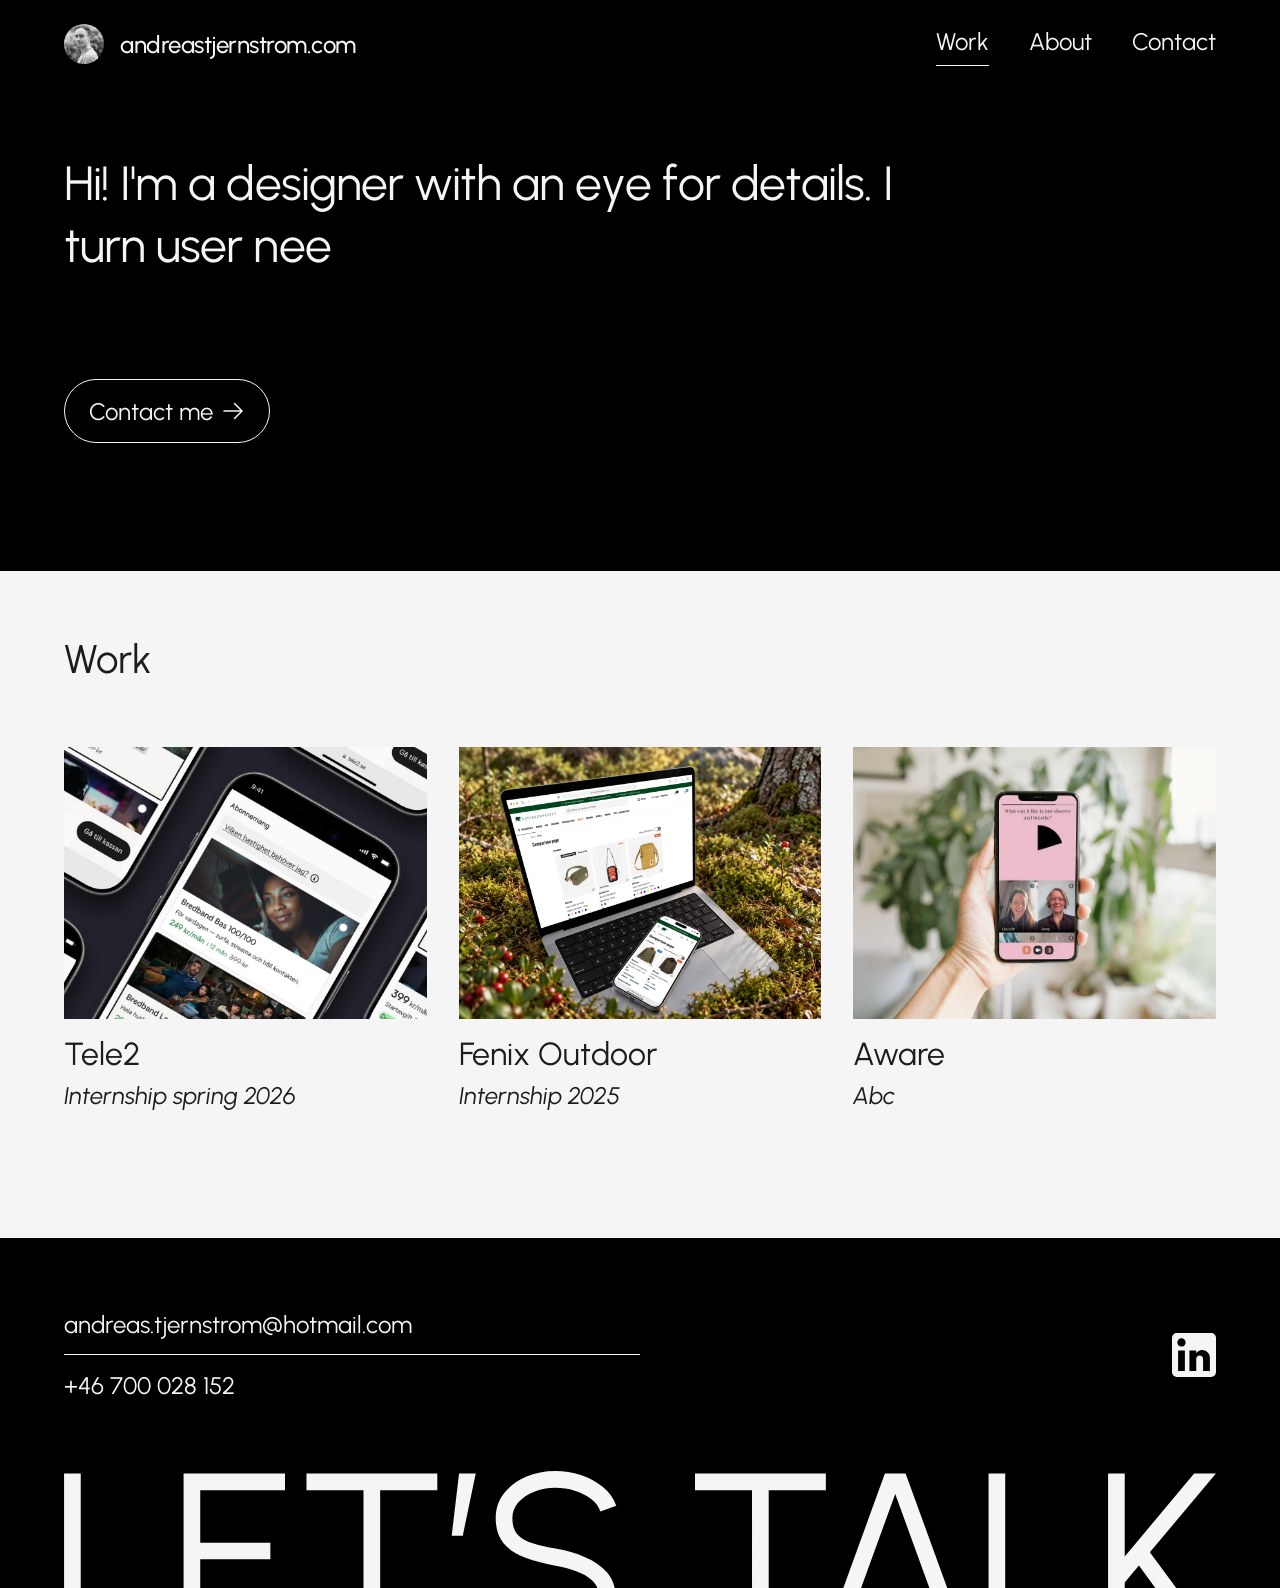
<file: index.html>
<!DOCTYPE html>
<html lang="en">
<head>
  
<script async src="https://www.googletagmanager.com/gtm.js?id=GTM-5929TSRC"></script>
<script>
  window.dataLayer = window.dataLayer || [];
  function gtag(){dataLayer.push(arguments);}
  gtag('js', new Date());
</script>
  
<meta charset="UTF-8" />
<meta name="viewport" content="width=device-width, initial-scale=1" />
<title>andreastjernstrom.com</title>
<meta name="description" content="Andreas Tjernström — UX Designer bridging user needs and business goals through intuitive digital experiences." />
<link rel="preconnect" href="https://fonts.googleapis.com" />
<link rel="preconnect" href="https://fonts.gstatic.com" crossorigin />
<link href="https://fonts.googleapis.com/css2?family=Urbanist:wght@400;500;600&display=swap" rel="stylesheet" />
<link rel="stylesheet" href="styles.css?v=44" />
</head>
<body>

<nav class="nav">
  <a href="index.html" class="nav__logo">
    <img class="nav__avatar" src="images/andreas-avatar-nav.jpg" alt="" width="40" height="40" />
    andreastjernstrom.com
  </a>
  <button class="nav__toggle" aria-label="Toggle menu" aria-expanded="false">
    <span></span><span></span>
    <svg class="nav__toggle-close" viewBox="0 0 20 20" width="20" height="20" fill="none" aria-hidden="true"><line x1="3" y1="3" x2="17" y2="17" stroke="currentColor" stroke-width="2" stroke-linecap="round"/><line x1="17" y1="3" x2="3" y2="17" stroke="currentColor" stroke-width="2" stroke-linecap="round"/></svg>
  </button>
<ul class="nav__links">
    <li><a href="index.html" aria-current="page">Work</a></li>
    <li><a href="about.html">About</a></li>
    <li><a href="contact.html">Contact</a></li>
  </ul>
</nav>

<header class="hero">
  <div class="hero__content">
    <h1>Hi! I'm a designer with an eye for details. I turn user needs and business goals into digital experiences that convert.</h1>
    <a href="contact.html" class="btn">
      <span>Contact me</span>
      <svg class="btn__icon" viewBox="0 0 24 24" fill="none" stroke="currentColor" stroke-width="1.5" aria-hidden="true">
        <path stroke-linecap="round" stroke-linejoin="round" d="M13.5 4.5 21 12m0 0-7.5 7.5M21 12H3" />
      </svg>
    </a>
  </div>
</header>

<section class="portfolio">
  <h2>Work</h2>
  <div class="portfolio__grid">
    <a class="portfolio__card" href="tele2.html" aria-label="Tele2 case study">
      <div class="portfolio__card-media">
        <img src="images/tele2-work-card.jpg" alt="Tele2" loading="lazy" />
      </div>
      <div class="portfolio__card-text">
        <p class="portfolio__card-title">Tele2</p>
        <p class="portfolio__card-subtitle">Internship spring 2026</p>
      </div>
    </a>
    <a class="portfolio__card" href="fenixoutdoor.html" aria-label="Fenix Outdoor case study">
      <div class="portfolio__card-media">
        <img src="images/fenix-work-card.png" alt="Fenix Outdoor International AG" loading="lazy" />
      </div>
      <div class="portfolio__card-text">
        <p class="portfolio__card-title">Fenix Outdoor</p>
        <p class="portfolio__card-subtitle">Internship 2025</p>
      </div>
    </a>
    <a class="portfolio__card" href="aware.html" aria-label="AWARE case study">
      <div class="portfolio__card-media">
        <img src="images/aware-work-card.jpg" alt="29k Foundation" loading="lazy" />
      </div>
      <div class="portfolio__card-text">
        <p class="portfolio__card-title">Aware</p>
        <p class="portfolio__card-subtitle">Abc</p>
      </div>
    </a>
  </div>
</section>

<section class="contact" id="contact">
  <div class="contact__details">
    <ul class="contact__list">
      <li><a href="mailto:andreas.tjernstrom@hotmail.com">andreas.tjernstrom@hotmail.com</a></li>
      <li class="contact__divider" aria-hidden="true"></li>
      <li><a href="tel:+46700028152">+46 700 028 152</a></li>
      <li class="contact__divider contact__divider--mobile-only" aria-hidden="true"></li>
    </ul>
    <a class="social" href="https://www.linkedin.com/in/andreastjernstrom" target="_blank" rel="noopener" aria-label="LinkedIn">
      <svg viewBox="0 0 44 44" fill="none" xmlns="http://www.w3.org/2000/svg"><path d="M39.1111 0C40.4077 0 41.6512 0.515078 42.5681 1.43192C43.4849 2.34877 44 3.59227 44 4.88889V39.1111C44 40.4077 43.4849 41.6512 42.5681 42.5681C41.6512 43.4849 40.4077 44 39.1111 44H4.88889C3.59227 44 2.34877 43.4849 1.43192 42.5681C0.515078 41.6512 0 40.4077 0 39.1111V4.88889C0 3.59227 0.515078 2.34877 1.43192 1.43192C2.34877 0.515078 3.59227 0 4.88889 0H39.1111ZM37.8889 37.8889V24.9333C37.8889 22.8199 37.0493 20.7929 35.5549 19.2985C34.0604 17.804 32.0335 16.9644 29.92 16.9644C27.8422 16.9644 25.4222 18.2356 24.2489 20.1422V17.4289H17.4289V37.8889H24.2489V25.8378C24.2489 23.9556 25.7644 22.4156 27.6467 22.4156C28.5543 22.4156 29.4248 22.7761 30.0665 23.4179C30.7083 24.0597 31.0689 24.9301 31.0689 25.8378V37.8889H37.8889ZM9.48444 13.5911C10.5736 13.5911 11.6181 13.1584 12.3883 12.3883C13.1584 11.6181 13.5911 10.5736 13.5911 9.48444C13.5911 7.21111 11.7578 5.35333 9.48444 5.35333C8.38881 5.35333 7.33804 5.78857 6.56331 6.56331C5.78857 7.33804 5.35333 8.38881 5.35333 9.48444C5.35333 11.7578 7.21111 13.5911 9.48444 13.5911ZM12.8822 37.8889V17.4289H6.11111V37.8889H12.8822Z" fill="#F5F5F5"/></svg>
    </a>
  </div>
  <div class="footer-wordmark">
    <svg class="footer-wordmark__desktop" width="1270" height="129" viewBox="0 0 1270 129" fill="none" xmlns="http://www.w3.org/2000/svg" role="img" aria-label="Let's talk"><path d="M18.376 129H0V2.76074H18.376V129ZM243.604 21.166H150.147V79.0107H227.459V97.416H150.147V129H131.771V2.76074H243.604V21.166ZM411.52 21.166H348.515V129H330.139V21.166H267.266V2.76074H411.52V21.166ZM541.794 0C551.332 1.29183e-05 560.651 1.48987 569.752 4.46973C578.853 7.44962 586.859 11.7885 593.772 17.4854C600.773 23.1821 605.805 30.1494 608.867 38.3877L591.41 44.6982C589.485 39.1767 585.94 34.4882 580.777 30.6318C575.702 26.6879 569.752 23.7072 562.927 21.6914C556.101 19.588 549.057 18.5371 541.794 18.5371C533.481 18.4495 525.693 19.8509 518.43 22.7432C511.254 25.5477 505.435 29.492 500.973 34.5752C496.51 39.5708 494.278 45.443 494.278 52.1914C494.278 60.0793 496.334 66.1713 500.447 70.4658C504.647 74.6726 510.335 77.8272 517.511 79.9307C524.686 82.0341 532.781 83.9188 541.794 85.584C553.52 87.5998 564.414 90.7553 574.478 95.0498C584.541 99.2567 592.635 104.91 598.761 112.009C603.009 116.871 605.782 122.535 607.084 129H588C586.843 125.978 585.049 123.294 582.615 120.948C577.977 116.478 571.983 112.972 564.633 110.431C557.37 107.801 549.757 105.786 541.794 104.384C529.281 102.193 518.036 99.213 508.061 95.4443C498.172 91.6757 490.34 86.3733 484.564 79.5371C478.789 72.6133 475.901 63.4974 475.901 52.1914C475.901 41.5867 478.965 32.3842 485.09 24.584C491.215 16.7837 499.266 10.7359 509.241 6.44141C519.304 2.14686 530.156 0 541.794 0ZM839.905 21.166H776.901V129H758.525V21.166H695.652V2.76074H839.905V21.166ZM973.756 129H859.177L905.002 2.76074H927.841L973.756 129ZM1037.68 129H1019.31V2.76074H1037.68V129ZM1169.46 94.2607L1245.98 2.76074H1270L1197.15 89.6592L1226.28 129H1203.2L1185.08 104.121L1169.46 122.92V129H1151.08V2.76074H1169.46V94.2607ZM878.75 128.968H954.093L916.421 25.373L878.75 128.968ZM439.578 71.3857H427.371L435.509 2.76074H453.885L439.578 71.3857Z" fill="#F5F5F5"/></svg>
    <div class="footer-wordmark__mobile">
      <div class="footer-wordmark__track">
        <svg viewBox="0 0 1270 129" fill="none" xmlns="http://www.w3.org/2000/svg"><path d="M18.376 129H0V2.76074H18.376V129ZM243.604 21.166H150.147V79.0107H227.459V97.416H150.147V129H131.771V2.76074H243.604V21.166ZM411.52 21.166H348.515V129H330.139V21.166H267.266V2.76074H411.52V21.166ZM541.794 0C551.332 1.29183e-05 560.651 1.48987 569.752 4.46973C578.853 7.44962 586.859 11.7885 593.772 17.4854C600.773 23.1821 605.805 30.1494 608.867 38.3877L591.41 44.6982C589.485 39.1767 585.94 34.4882 580.777 30.6318C575.702 26.6879 569.752 23.7072 562.927 21.6914C556.101 19.588 549.057 18.5371 541.794 18.5371C533.481 18.4495 525.693 19.8509 518.43 22.7432C511.254 25.5477 505.435 29.492 500.973 34.5752C496.51 39.5708 494.278 45.443 494.278 52.1914C494.278 60.0793 496.334 66.1713 500.447 70.4658C504.647 74.6726 510.335 77.8272 517.511 79.9307C524.686 82.0341 532.781 83.9188 541.794 85.584C553.52 87.5998 564.414 90.7553 574.478 95.0498C584.541 99.2567 592.635 104.91 598.761 112.009C603.009 116.871 605.782 122.535 607.084 129H588C586.843 125.978 585.049 123.294 582.615 120.948C577.977 116.478 571.983 112.972 564.633 110.431C557.37 107.801 549.757 105.786 541.794 104.384C529.281 102.193 518.036 99.213 508.061 95.4443C498.172 91.6757 490.34 86.3733 484.564 79.5371C478.789 72.6133 475.901 63.4974 475.901 52.1914C475.901 41.5867 478.965 32.3842 485.09 24.584C491.215 16.7837 499.266 10.7359 509.241 6.44141C519.304 2.14686 530.156 0 541.794 0ZM839.905 21.166H776.901V129H758.525V21.166H695.652V2.76074H839.905V21.166ZM973.756 129H859.177L905.002 2.76074H927.841L973.756 129ZM1037.68 129H1019.31V2.76074H1037.68V129ZM1169.46 94.2607L1245.98 2.76074H1270L1197.15 89.6592L1226.28 129H1203.2L1185.08 104.121L1169.46 122.92V129H1151.08V2.76074H1169.46V94.2607ZM878.75 128.968H954.093L916.421 25.373L878.75 128.968ZM439.578 71.3857H427.371L435.509 2.76074H453.885L439.578 71.3857Z" fill="#F5F5F5"/></svg>
        <svg aria-hidden="true" viewBox="0 0 1270 129" fill="none" xmlns="http://www.w3.org/2000/svg"><path d="M18.376 129H0V2.76074H18.376V129ZM243.604 21.166H150.147V79.0107H227.459V97.416H150.147V129H131.771V2.76074H243.604V21.166ZM411.52 21.166H348.515V129H330.139V21.166H267.266V2.76074H411.52V21.166ZM541.794 0C551.332 1.29183e-05 560.651 1.48987 569.752 4.46973C578.853 7.44962 586.859 11.7885 593.772 17.4854C600.773 23.1821 605.805 30.1494 608.867 38.3877L591.41 44.6982C589.485 39.1767 585.94 34.4882 580.777 30.6318C575.702 26.6879 569.752 23.7072 562.927 21.6914C556.101 19.588 549.057 18.5371 541.794 18.5371C533.481 18.4495 525.693 19.8509 518.43 22.7432C511.254 25.5477 505.435 29.492 500.973 34.5752C496.51 39.5708 494.278 45.443 494.278 52.1914C494.278 60.0793 496.334 66.1713 500.447 70.4658C504.647 74.6726 510.335 77.8272 517.511 79.9307C524.686 82.0341 532.781 83.9188 541.794 85.584C553.52 87.5998 564.414 90.7553 574.478 95.0498C584.541 99.2567 592.635 104.91 598.761 112.009C603.009 116.871 605.782 122.535 607.084 129H588C586.843 125.978 585.049 123.294 582.615 120.948C577.977 116.478 571.983 112.972 564.633 110.431C557.37 107.801 549.757 105.786 541.794 104.384C529.281 102.193 518.036 99.213 508.061 95.4443C498.172 91.6757 490.34 86.3733 484.564 79.5371C478.789 72.6133 475.901 63.4974 475.901 52.1914C475.901 41.5867 478.965 32.3842 485.09 24.584C491.215 16.7837 499.266 10.7359 509.241 6.44141C519.304 2.14686 530.156 0 541.794 0ZM839.905 21.166H776.901V129H758.525V21.166H695.652V2.76074H839.905V21.166ZM973.756 129H859.177L905.002 2.76074H927.841L973.756 129ZM1037.68 129H1019.31V2.76074H1037.68V129ZM1169.46 94.2607L1245.98 2.76074H1270L1197.15 89.6592L1226.28 129H1203.2L1185.08 104.121L1169.46 122.92V129H1151.08V2.76074H1169.46V94.2607ZM878.75 128.968H954.093L916.421 25.373L878.75 128.968ZM439.578 71.3857H427.371L435.509 2.76074H453.885L439.578 71.3857Z" fill="#F5F5F5"/></svg>
      </div>
    </div>
  </div>
</section>


<script src="script.js?v=44"></script>
</body>
</html>
</file>
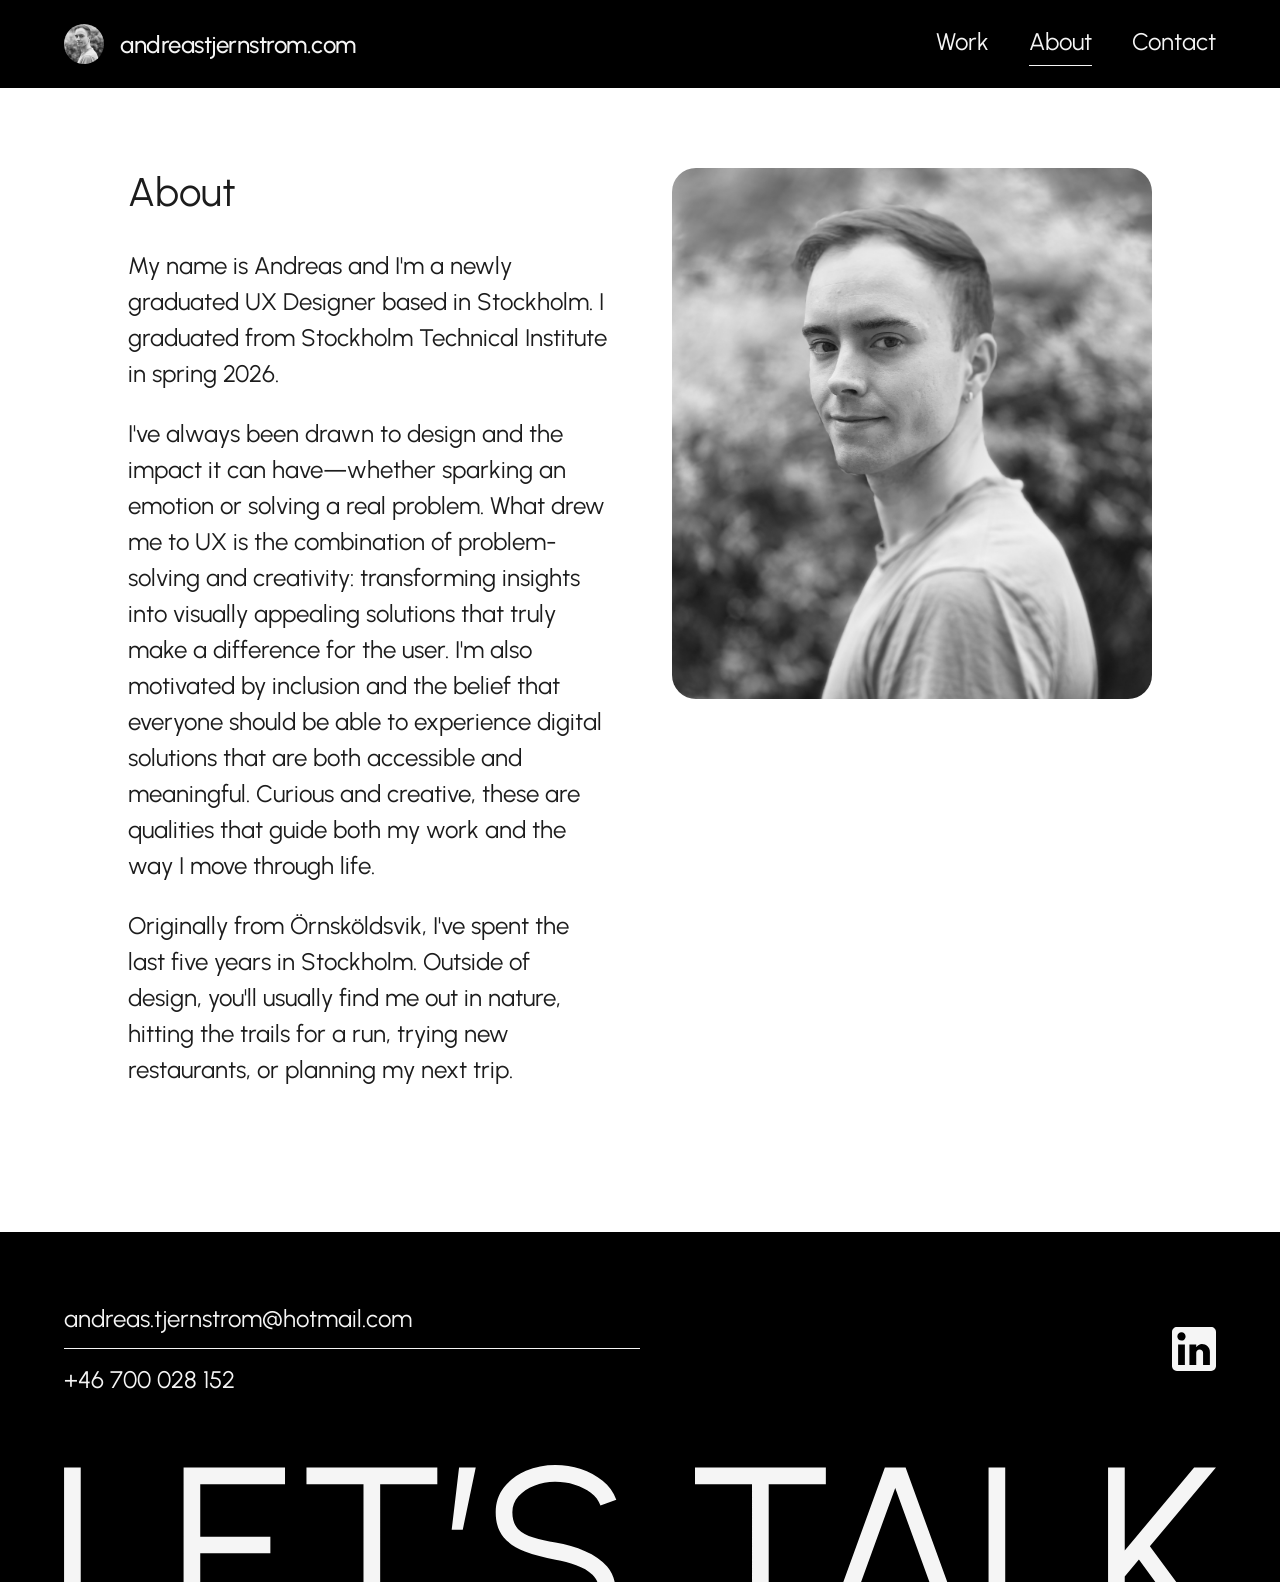
<file: about.html>
<!DOCTYPE html>
<html lang="en">
<head>
  
<script async src="https://www.googletagmanager.com/gtm.js?id=GTM-5929TSRC"></script>
<script>
  window.dataLayer = window.dataLayer || [];
  function gtag(){dataLayer.push(arguments);}
  gtag('js', new Date());
</script>
  
<meta charset="UTF-8" />
<meta name="viewport" content="width=device-width, initial-scale=1" />
<title>About — andreastjernstrom.com</title>
<link rel="preconnect" href="https://fonts.googleapis.com" />
<link rel="preconnect" href="https://fonts.gstatic.com" crossorigin />
<link href="https://fonts.googleapis.com/css2?family=Urbanist:wght@400;500;600&display=swap" rel="stylesheet" />
<link rel="stylesheet" href="styles.css?v=44" />
</head>
<body>

<nav class="nav">
  <a href="index.html" class="nav__logo">
    <img class="nav__avatar" src="images/andreas-avatar-nav.jpg" alt="" width="40" height="40" />
    andreastjernstrom.com
  </a>
  <button class="nav__toggle" aria-label="Toggle menu" aria-expanded="false">
    <span></span><span></span>
    <svg class="nav__toggle-close" viewBox="0 0 20 20" width="20" height="20" fill="none" aria-hidden="true"><line x1="3" y1="3" x2="17" y2="17" stroke="currentColor" stroke-width="2" stroke-linecap="round"/><line x1="17" y1="3" x2="3" y2="17" stroke="currentColor" stroke-width="2" stroke-linecap="round"/></svg>
  </button>
<ul class="nav__links">
    <li><a href="index.html">Work</a></li>
    <li><a href="about.html" aria-current="page">About</a></li>
    <li><a href="contact.html">Contact</a></li>
  </ul>
</nav>

<section class="about">
  <div class="container about__grid">
    <div>
      <h1>About</h1>
      <p>My name is Andreas and I'm a newly graduated UX Designer based in Stockholm. I graduated from Stockholm Technical Institute in spring 2026.</p>
      <p>I've always been drawn to design and the impact it can have—whether sparking an emotion or solving a real problem. What drew me to UX is the combination of problem-solving and creativity: transforming insights into visually appealing solutions that truly make a difference for the user. I'm also motivated by inclusion and the belief that everyone should be able to experience digital solutions that are both accessible and meaningful. Curious and creative, these are qualities that guide both my work and the way I move through life.</p>
      <p>Originally from Örnsköldsvik, I've spent the last five years in Stockholm. Outside of design, you'll usually find me out in nature, hitting the trails for a run, trying new restaurants, or planning my next trip.</p>
    </div>
    <div class="about__photo">
      <img src="images/andreas-portrait.jpg" alt="Andreas Tjernström" />
    </div>
  </div>
</section>

<section class="contact" id="contact">
  <div class="contact__details">
    <ul class="contact__list">
      <li><a href="mailto:andreas.tjernstrom@hotmail.com">andreas.tjernstrom@hotmail.com</a></li>
      <li class="contact__divider" aria-hidden="true"></li>
      <li><a href="tel:+46700028152">+46 700 028 152</a></li>
      <li class="contact__divider contact__divider--mobile-only" aria-hidden="true"></li>
    </ul>
    <a class="social" href="https://www.linkedin.com/in/andreastjernstrom" target="_blank" rel="noopener" aria-label="LinkedIn">
      <svg viewBox="0 0 44 44" fill="none" xmlns="http://www.w3.org/2000/svg"><path d="M39.1111 0C40.4077 0 41.6512 0.515078 42.5681 1.43192C43.4849 2.34877 44 3.59227 44 4.88889V39.1111C44 40.4077 43.4849 41.6512 42.5681 42.5681C41.6512 43.4849 40.4077 44 39.1111 44H4.88889C3.59227 44 2.34877 43.4849 1.43192 42.5681C0.515078 41.6512 0 40.4077 0 39.1111V4.88889C0 3.59227 0.515078 2.34877 1.43192 1.43192C2.34877 0.515078 3.59227 0 4.88889 0H39.1111ZM37.8889 37.8889V24.9333C37.8889 22.8199 37.0493 20.7929 35.5549 19.2985C34.0604 17.804 32.0335 16.9644 29.92 16.9644C27.8422 16.9644 25.4222 18.2356 24.2489 20.1422V17.4289H17.4289V37.8889H24.2489V25.8378C24.2489 23.9556 25.7644 22.4156 27.6467 22.4156C28.5543 22.4156 29.4248 22.7761 30.0665 23.4179C30.7083 24.0597 31.0689 24.9301 31.0689 25.8378V37.8889H37.8889ZM9.48444 13.5911C10.5736 13.5911 11.6181 13.1584 12.3883 12.3883C13.1584 11.6181 13.5911 10.5736 13.5911 9.48444C13.5911 7.21111 11.7578 5.35333 9.48444 5.35333C8.38881 5.35333 7.33804 5.78857 6.56331 6.56331C5.78857 7.33804 5.35333 8.38881 5.35333 9.48444C5.35333 11.7578 7.21111 13.5911 9.48444 13.5911ZM12.8822 37.8889V17.4289H6.11111V37.8889H12.8822Z" fill="#F5F5F5"/></svg>
    </a>
  </div>
  <div class="footer-wordmark">
    <svg class="footer-wordmark__desktop" width="1270" height="129" viewBox="0 0 1270 129" fill="none" xmlns="http://www.w3.org/2000/svg" role="img" aria-label="Let's talk"><path d="M18.376 129H0V2.76074H18.376V129ZM243.604 21.166H150.147V79.0107H227.459V97.416H150.147V129H131.771V2.76074H243.604V21.166ZM411.52 21.166H348.515V129H330.139V21.166H267.266V2.76074H411.52V21.166ZM541.794 0C551.332 1.29183e-05 560.651 1.48987 569.752 4.46973C578.853 7.44962 586.859 11.7885 593.772 17.4854C600.773 23.1821 605.805 30.1494 608.867 38.3877L591.41 44.6982C589.485 39.1767 585.94 34.4882 580.777 30.6318C575.702 26.6879 569.752 23.7072 562.927 21.6914C556.101 19.588 549.057 18.5371 541.794 18.5371C533.481 18.4495 525.693 19.8509 518.43 22.7432C511.254 25.5477 505.435 29.492 500.973 34.5752C496.51 39.5708 494.278 45.443 494.278 52.1914C494.278 60.0793 496.334 66.1713 500.447 70.4658C504.647 74.6726 510.335 77.8272 517.511 79.9307C524.686 82.0341 532.781 83.9188 541.794 85.584C553.52 87.5998 564.414 90.7553 574.478 95.0498C584.541 99.2567 592.635 104.91 598.761 112.009C603.009 116.871 605.782 122.535 607.084 129H588C586.843 125.978 585.049 123.294 582.615 120.948C577.977 116.478 571.983 112.972 564.633 110.431C557.37 107.801 549.757 105.786 541.794 104.384C529.281 102.193 518.036 99.213 508.061 95.4443C498.172 91.6757 490.34 86.3733 484.564 79.5371C478.789 72.6133 475.901 63.4974 475.901 52.1914C475.901 41.5867 478.965 32.3842 485.09 24.584C491.215 16.7837 499.266 10.7359 509.241 6.44141C519.304 2.14686 530.156 0 541.794 0ZM839.905 21.166H776.901V129H758.525V21.166H695.652V2.76074H839.905V21.166ZM973.756 129H859.177L905.002 2.76074H927.841L973.756 129ZM1037.68 129H1019.31V2.76074H1037.68V129ZM1169.46 94.2607L1245.98 2.76074H1270L1197.15 89.6592L1226.28 129H1203.2L1185.08 104.121L1169.46 122.92V129H1151.08V2.76074H1169.46V94.2607ZM878.75 128.968H954.093L916.421 25.373L878.75 128.968ZM439.578 71.3857H427.371L435.509 2.76074H453.885L439.578 71.3857Z" fill="#F5F5F5"/></svg>
    <div class="footer-wordmark__mobile">
      <div class="footer-wordmark__track">
        <svg viewBox="0 0 1270 129" fill="none" xmlns="http://www.w3.org/2000/svg"><path d="M18.376 129H0V2.76074H18.376V129ZM243.604 21.166H150.147V79.0107H227.459V97.416H150.147V129H131.771V2.76074H243.604V21.166ZM411.52 21.166H348.515V129H330.139V21.166H267.266V2.76074H411.52V21.166ZM541.794 0C551.332 1.29183e-05 560.651 1.48987 569.752 4.46973C578.853 7.44962 586.859 11.7885 593.772 17.4854C600.773 23.1821 605.805 30.1494 608.867 38.3877L591.41 44.6982C589.485 39.1767 585.94 34.4882 580.777 30.6318C575.702 26.6879 569.752 23.7072 562.927 21.6914C556.101 19.588 549.057 18.5371 541.794 18.5371C533.481 18.4495 525.693 19.8509 518.43 22.7432C511.254 25.5477 505.435 29.492 500.973 34.5752C496.51 39.5708 494.278 45.443 494.278 52.1914C494.278 60.0793 496.334 66.1713 500.447 70.4658C504.647 74.6726 510.335 77.8272 517.511 79.9307C524.686 82.0341 532.781 83.9188 541.794 85.584C553.52 87.5998 564.414 90.7553 574.478 95.0498C584.541 99.2567 592.635 104.91 598.761 112.009C603.009 116.871 605.782 122.535 607.084 129H588C586.843 125.978 585.049 123.294 582.615 120.948C577.977 116.478 571.983 112.972 564.633 110.431C557.37 107.801 549.757 105.786 541.794 104.384C529.281 102.193 518.036 99.213 508.061 95.4443C498.172 91.6757 490.34 86.3733 484.564 79.5371C478.789 72.6133 475.901 63.4974 475.901 52.1914C475.901 41.5867 478.965 32.3842 485.09 24.584C491.215 16.7837 499.266 10.7359 509.241 6.44141C519.304 2.14686 530.156 0 541.794 0ZM839.905 21.166H776.901V129H758.525V21.166H695.652V2.76074H839.905V21.166ZM973.756 129H859.177L905.002 2.76074H927.841L973.756 129ZM1037.68 129H1019.31V2.76074H1037.68V129ZM1169.46 94.2607L1245.98 2.76074H1270L1197.15 89.6592L1226.28 129H1203.2L1185.08 104.121L1169.46 122.92V129H1151.08V2.76074H1169.46V94.2607ZM878.75 128.968H954.093L916.421 25.373L878.75 128.968ZM439.578 71.3857H427.371L435.509 2.76074H453.885L439.578 71.3857Z" fill="#F5F5F5"/></svg>
        <svg aria-hidden="true" viewBox="0 0 1270 129" fill="none" xmlns="http://www.w3.org/2000/svg"><path d="M18.376 129H0V2.76074H18.376V129ZM243.604 21.166H150.147V79.0107H227.459V97.416H150.147V129H131.771V2.76074H243.604V21.166ZM411.52 21.166H348.515V129H330.139V21.166H267.266V2.76074H411.52V21.166ZM541.794 0C551.332 1.29183e-05 560.651 1.48987 569.752 4.46973C578.853 7.44962 586.859 11.7885 593.772 17.4854C600.773 23.1821 605.805 30.1494 608.867 38.3877L591.41 44.6982C589.485 39.1767 585.94 34.4882 580.777 30.6318C575.702 26.6879 569.752 23.7072 562.927 21.6914C556.101 19.588 549.057 18.5371 541.794 18.5371C533.481 18.4495 525.693 19.8509 518.43 22.7432C511.254 25.5477 505.435 29.492 500.973 34.5752C496.51 39.5708 494.278 45.443 494.278 52.1914C494.278 60.0793 496.334 66.1713 500.447 70.4658C504.647 74.6726 510.335 77.8272 517.511 79.9307C524.686 82.0341 532.781 83.9188 541.794 85.584C553.52 87.5998 564.414 90.7553 574.478 95.0498C584.541 99.2567 592.635 104.91 598.761 112.009C603.009 116.871 605.782 122.535 607.084 129H588C586.843 125.978 585.049 123.294 582.615 120.948C577.977 116.478 571.983 112.972 564.633 110.431C557.37 107.801 549.757 105.786 541.794 104.384C529.281 102.193 518.036 99.213 508.061 95.4443C498.172 91.6757 490.34 86.3733 484.564 79.5371C478.789 72.6133 475.901 63.4974 475.901 52.1914C475.901 41.5867 478.965 32.3842 485.09 24.584C491.215 16.7837 499.266 10.7359 509.241 6.44141C519.304 2.14686 530.156 0 541.794 0ZM839.905 21.166H776.901V129H758.525V21.166H695.652V2.76074H839.905V21.166ZM973.756 129H859.177L905.002 2.76074H927.841L973.756 129ZM1037.68 129H1019.31V2.76074H1037.68V129ZM1169.46 94.2607L1245.98 2.76074H1270L1197.15 89.6592L1226.28 129H1203.2L1185.08 104.121L1169.46 122.92V129H1151.08V2.76074H1169.46V94.2607ZM878.75 128.968H954.093L916.421 25.373L878.75 128.968ZM439.578 71.3857H427.371L435.509 2.76074H453.885L439.578 71.3857Z" fill="#F5F5F5"/></svg>
      </div>
    </div>
  </div>
</section>


<script src="script.js?v=44"></script>
</body>
</html>
</file>
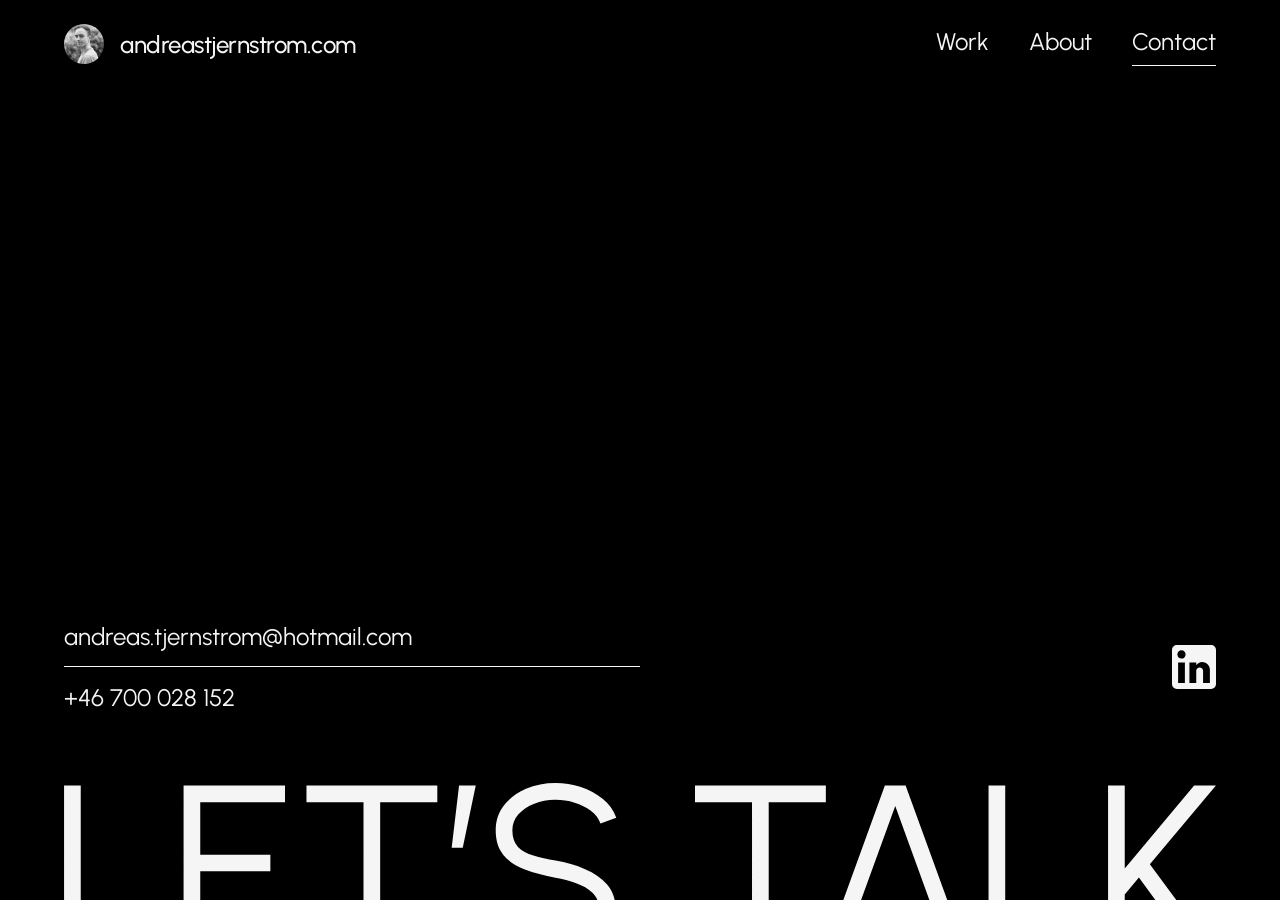
<file: contact.html>
<!DOCTYPE html>
<html lang="en">
<head>

<script async src="https://www.googletagmanager.com/gtm.js?id=GTM-5929TSRC"></script>
<script>
  window.dataLayer = window.dataLayer || [];
  function gtag(){dataLayer.push(arguments);}
  gtag('js', new Date());
</script>
  
<meta charset="UTF-8" />
<meta name="viewport" content="width=device-width, initial-scale=1" />
<title>Contact — andreastjernstrom.com</title>
<link rel="preconnect" href="https://fonts.googleapis.com" />
<link rel="preconnect" href="https://fonts.gstatic.com" crossorigin />
<link href="https://fonts.googleapis.com/css2?family=Urbanist:wght@400;500;600&display=swap" rel="stylesheet" />
<link rel="stylesheet" href="styles.css?v=44" />
</head>
<body class="contact-page">

<nav class="nav">
  <a href="index.html" class="nav__logo">
    <img class="nav__avatar" src="images/andreas-avatar-nav.jpg" alt="" width="40" height="40" />
    andreastjernstrom.com
  </a>
  <button class="nav__toggle" aria-label="Toggle menu" aria-expanded="false">
    <span></span><span></span>
    <svg class="nav__toggle-close" viewBox="0 0 20 20" width="20" height="20" fill="none" aria-hidden="true"><line x1="3" y1="3" x2="17" y2="17" stroke="currentColor" stroke-width="2" stroke-linecap="round"/><line x1="17" y1="3" x2="3" y2="17" stroke="currentColor" stroke-width="2" stroke-linecap="round"/></svg>
  </button>
<ul class="nav__links">
    <li><a href="index.html">Work</a></li>
    <li><a href="about.html">About</a></li>
    <li><a href="contact.html" aria-current="page">Contact</a></li>
  </ul>
</nav>

<section class="contact" id="contact">
  <div class="contact__details">
    <ul class="contact__list">
      <li><a href="mailto:andreas.tjernstrom@hotmail.com">andreas.tjernstrom@hotmail.com</a></li>
      <li class="contact__divider" aria-hidden="true"></li>
      <li><a href="tel:+46700028152">+46 700 028 152</a></li>
      <li class="contact__divider contact__divider--mobile-only" aria-hidden="true"></li>
    </ul>
    <a class="social" href="https://www.linkedin.com/in/andreastjernstrom" target="_blank" rel="noopener" aria-label="LinkedIn">
      <svg viewBox="0 0 44 44" fill="none" xmlns="http://www.w3.org/2000/svg"><path d="M39.1111 0C40.4077 0 41.6512 0.515078 42.5681 1.43192C43.4849 2.34877 44 3.59227 44 4.88889V39.1111C44 40.4077 43.4849 41.6512 42.5681 42.5681C41.6512 43.4849 40.4077 44 39.1111 44H4.88889C3.59227 44 2.34877 43.4849 1.43192 42.5681C0.515078 41.6512 0 40.4077 0 39.1111V4.88889C0 3.59227 0.515078 2.34877 1.43192 1.43192C2.34877 0.515078 3.59227 0 4.88889 0H39.1111ZM37.8889 37.8889V24.9333C37.8889 22.8199 37.0493 20.7929 35.5549 19.2985C34.0604 17.804 32.0335 16.9644 29.92 16.9644C27.8422 16.9644 25.4222 18.2356 24.2489 20.1422V17.4289H17.4289V37.8889H24.2489V25.8378C24.2489 23.9556 25.7644 22.4156 27.6467 22.4156C28.5543 22.4156 29.4248 22.7761 30.0665 23.4179C30.7083 24.0597 31.0689 24.9301 31.0689 25.8378V37.8889H37.8889ZM9.48444 13.5911C10.5736 13.5911 11.6181 13.1584 12.3883 12.3883C13.1584 11.6181 13.5911 10.5736 13.5911 9.48444C13.5911 7.21111 11.7578 5.35333 9.48444 5.35333C8.38881 5.35333 7.33804 5.78857 6.56331 6.56331C5.78857 7.33804 5.35333 8.38881 5.35333 9.48444C5.35333 11.7578 7.21111 13.5911 9.48444 13.5911ZM12.8822 37.8889V17.4289H6.11111V37.8889H12.8822Z" fill="#F5F5F5"/></svg>
    </a>
  </div>
  <div class="footer-wordmark">
    <svg class="footer-wordmark__desktop" width="1270" height="129" viewBox="0 0 1270 129" fill="none" xmlns="http://www.w3.org/2000/svg" role="img" aria-label="Let's talk"><path d="M18.376 129H0V2.76074H18.376V129ZM243.604 21.166H150.147V79.0107H227.459V97.416H150.147V129H131.771V2.76074H243.604V21.166ZM411.52 21.166H348.515V129H330.139V21.166H267.266V2.76074H411.52V21.166ZM541.794 0C551.332 1.29183e-05 560.651 1.48987 569.752 4.46973C578.853 7.44962 586.859 11.7885 593.772 17.4854C600.773 23.1821 605.805 30.1494 608.867 38.3877L591.41 44.6982C589.485 39.1767 585.94 34.4882 580.777 30.6318C575.702 26.6879 569.752 23.7072 562.927 21.6914C556.101 19.588 549.057 18.5371 541.794 18.5371C533.481 18.4495 525.693 19.8509 518.43 22.7432C511.254 25.5477 505.435 29.492 500.973 34.5752C496.51 39.5708 494.278 45.443 494.278 52.1914C494.278 60.0793 496.334 66.1713 500.447 70.4658C504.647 74.6726 510.335 77.8272 517.511 79.9307C524.686 82.0341 532.781 83.9188 541.794 85.584C553.52 87.5998 564.414 90.7553 574.478 95.0498C584.541 99.2567 592.635 104.91 598.761 112.009C603.009 116.871 605.782 122.535 607.084 129H588C586.843 125.978 585.049 123.294 582.615 120.948C577.977 116.478 571.983 112.972 564.633 110.431C557.37 107.801 549.757 105.786 541.794 104.384C529.281 102.193 518.036 99.213 508.061 95.4443C498.172 91.6757 490.34 86.3733 484.564 79.5371C478.789 72.6133 475.901 63.4974 475.901 52.1914C475.901 41.5867 478.965 32.3842 485.09 24.584C491.215 16.7837 499.266 10.7359 509.241 6.44141C519.304 2.14686 530.156 0 541.794 0ZM839.905 21.166H776.901V129H758.525V21.166H695.652V2.76074H839.905V21.166ZM973.756 129H859.177L905.002 2.76074H927.841L973.756 129ZM1037.68 129H1019.31V2.76074H1037.68V129ZM1169.46 94.2607L1245.98 2.76074H1270L1197.15 89.6592L1226.28 129H1203.2L1185.08 104.121L1169.46 122.92V129H1151.08V2.76074H1169.46V94.2607ZM878.75 128.968H954.093L916.421 25.373L878.75 128.968ZM439.578 71.3857H427.371L435.509 2.76074H453.885L439.578 71.3857Z" fill="#F5F5F5"/></svg>
    <div class="footer-wordmark__mobile">
      <div class="footer-wordmark__track">
        <svg viewBox="0 0 1270 129" fill="none" xmlns="http://www.w3.org/2000/svg"><path d="M18.376 129H0V2.76074H18.376V129ZM243.604 21.166H150.147V79.0107H227.459V97.416H150.147V129H131.771V2.76074H243.604V21.166ZM411.52 21.166H348.515V129H330.139V21.166H267.266V2.76074H411.52V21.166ZM541.794 0C551.332 1.29183e-05 560.651 1.48987 569.752 4.46973C578.853 7.44962 586.859 11.7885 593.772 17.4854C600.773 23.1821 605.805 30.1494 608.867 38.3877L591.41 44.6982C589.485 39.1767 585.94 34.4882 580.777 30.6318C575.702 26.6879 569.752 23.7072 562.927 21.6914C556.101 19.588 549.057 18.5371 541.794 18.5371C533.481 18.4495 525.693 19.8509 518.43 22.7432C511.254 25.5477 505.435 29.492 500.973 34.5752C496.51 39.5708 494.278 45.443 494.278 52.1914C494.278 60.0793 496.334 66.1713 500.447 70.4658C504.647 74.6726 510.335 77.8272 517.511 79.9307C524.686 82.0341 532.781 83.9188 541.794 85.584C553.52 87.5998 564.414 90.7553 574.478 95.0498C584.541 99.2567 592.635 104.91 598.761 112.009C603.009 116.871 605.782 122.535 607.084 129H588C586.843 125.978 585.049 123.294 582.615 120.948C577.977 116.478 571.983 112.972 564.633 110.431C557.37 107.801 549.757 105.786 541.794 104.384C529.281 102.193 518.036 99.213 508.061 95.4443C498.172 91.6757 490.34 86.3733 484.564 79.5371C478.789 72.6133 475.901 63.4974 475.901 52.1914C475.901 41.5867 478.965 32.3842 485.09 24.584C491.215 16.7837 499.266 10.7359 509.241 6.44141C519.304 2.14686 530.156 0 541.794 0ZM839.905 21.166H776.901V129H758.525V21.166H695.652V2.76074H839.905V21.166ZM973.756 129H859.177L905.002 2.76074H927.841L973.756 129ZM1037.68 129H1019.31V2.76074H1037.68V129ZM1169.46 94.2607L1245.98 2.76074H1270L1197.15 89.6592L1226.28 129H1203.2L1185.08 104.121L1169.46 122.92V129H1151.08V2.76074H1169.46V94.2607ZM878.75 128.968H954.093L916.421 25.373L878.75 128.968ZM439.578 71.3857H427.371L435.509 2.76074H453.885L439.578 71.3857Z" fill="#F5F5F5"/></svg>
        <svg aria-hidden="true" viewBox="0 0 1270 129" fill="none" xmlns="http://www.w3.org/2000/svg"><path d="M18.376 129H0V2.76074H18.376V129ZM243.604 21.166H150.147V79.0107H227.459V97.416H150.147V129H131.771V2.76074H243.604V21.166ZM411.52 21.166H348.515V129H330.139V21.166H267.266V2.76074H411.52V21.166ZM541.794 0C551.332 1.29183e-05 560.651 1.48987 569.752 4.46973C578.853 7.44962 586.859 11.7885 593.772 17.4854C600.773 23.1821 605.805 30.1494 608.867 38.3877L591.41 44.6982C589.485 39.1767 585.94 34.4882 580.777 30.6318C575.702 26.6879 569.752 23.7072 562.927 21.6914C556.101 19.588 549.057 18.5371 541.794 18.5371C533.481 18.4495 525.693 19.8509 518.43 22.7432C511.254 25.5477 505.435 29.492 500.973 34.5752C496.51 39.5708 494.278 45.443 494.278 52.1914C494.278 60.0793 496.334 66.1713 500.447 70.4658C504.647 74.6726 510.335 77.8272 517.511 79.9307C524.686 82.0341 532.781 83.9188 541.794 85.584C553.52 87.5998 564.414 90.7553 574.478 95.0498C584.541 99.2567 592.635 104.91 598.761 112.009C603.009 116.871 605.782 122.535 607.084 129H588C586.843 125.978 585.049 123.294 582.615 120.948C577.977 116.478 571.983 112.972 564.633 110.431C557.37 107.801 549.757 105.786 541.794 104.384C529.281 102.193 518.036 99.213 508.061 95.4443C498.172 91.6757 490.34 86.3733 484.564 79.5371C478.789 72.6133 475.901 63.4974 475.901 52.1914C475.901 41.5867 478.965 32.3842 485.09 24.584C491.215 16.7837 499.266 10.7359 509.241 6.44141C519.304 2.14686 530.156 0 541.794 0ZM839.905 21.166H776.901V129H758.525V21.166H695.652V2.76074H839.905V21.166ZM973.756 129H859.177L905.002 2.76074H927.841L973.756 129ZM1037.68 129H1019.31V2.76074H1037.68V129ZM1169.46 94.2607L1245.98 2.76074H1270L1197.15 89.6592L1226.28 129H1203.2L1185.08 104.121L1169.46 122.92V129H1151.08V2.76074H1169.46V94.2607ZM878.75 128.968H954.093L916.421 25.373L878.75 128.968ZM439.578 71.3857H427.371L435.509 2.76074H453.885L439.578 71.3857Z" fill="#F5F5F5"/></svg>
      </div>
    </div>
  </div>
</section>


<script src="script.js?v=44"></script>
</body>
</html>
</file>
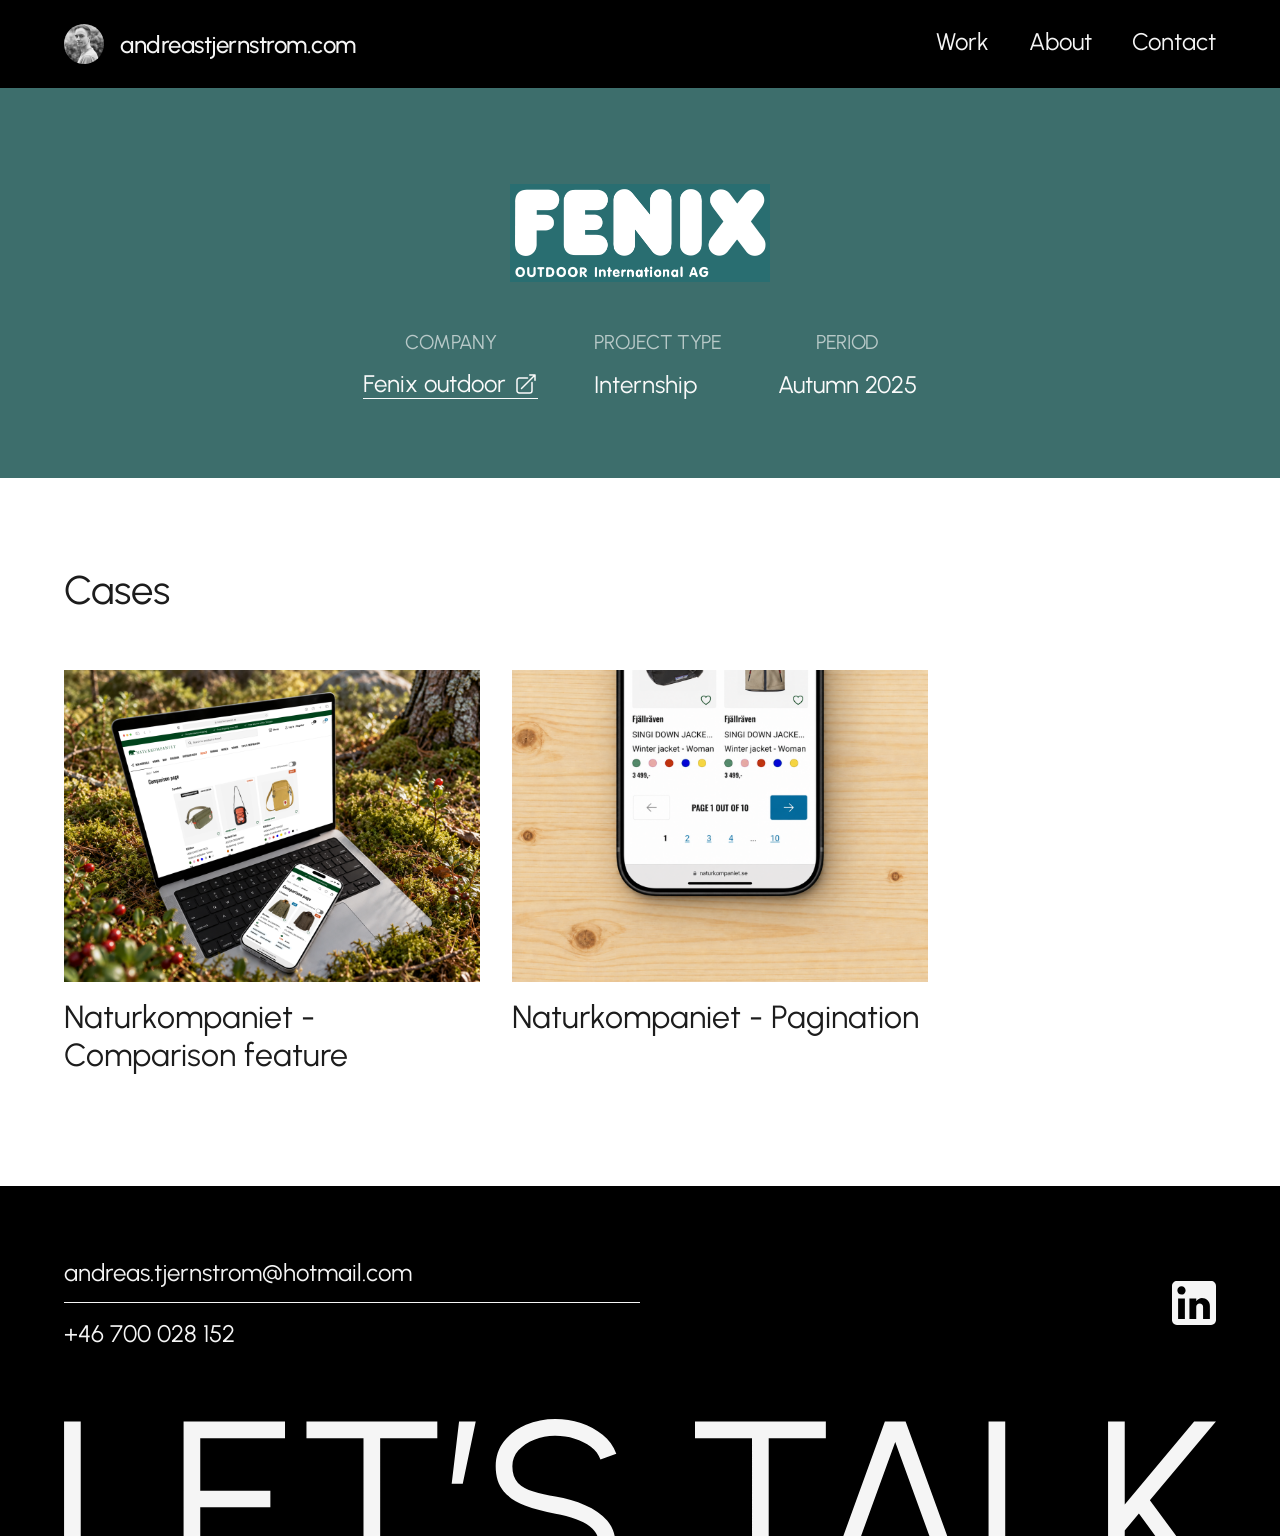
<file: fenixoutdoor.html>
<!DOCTYPE html>
<html lang="en">
<head>
<meta charset="UTF-8" />
<meta name="viewport" content="width=device-width, initial-scale=1" />
<title>Fenix outdoor — andreastjernstrom.com</title>
<link rel="preconnect" href="https://fonts.googleapis.com" />
<link rel="preconnect" href="https://fonts.gstatic.com" crossorigin />
<link href="https://fonts.googleapis.com/css2?family=Urbanist:wght@400;500;600&display=swap" rel="stylesheet" />
<link rel="stylesheet" href="styles.css?v=44" />
</head>
<body>

<nav class="nav">
  <a href="index.html" class="nav__logo">
    <img class="nav__avatar" src="images/andreas-avatar-nav.jpg" alt="" width="40" height="40" />
    andreastjernstrom.com
  </a>
  <button class="nav__toggle" aria-label="Toggle menu" aria-expanded="false">
    <span></span><span></span>
    <svg class="nav__toggle-close" viewBox="0 0 20 20" width="20" height="20" fill="none" aria-hidden="true"><line x1="3" y1="3" x2="17" y2="17" stroke="currentColor" stroke-width="2" stroke-linecap="round"/><line x1="17" y1="3" x2="3" y2="17" stroke="currentColor" stroke-width="2" stroke-linecap="round"/></svg>
  </button>
<ul class="nav__links">
    <li><a href="index.html">Work</a></li>
    <li><a href="about.html">About</a></li>
    <li><a href="contact.html">Contact</a></li>
  </ul>
</nav>

<header class="case-index-hero case-index-hero--teal">
  <img class="case-logo" src="images/fenix-logo.png" alt="Fenix Outdoor International AG logo" />
  <div class="meta-grid">
    <div class="meta-grid__item">
      <span class="meta-grid__label">Company</span>
      <span class="meta-grid__value"><a href="https://www.fenixoutdoor.com/" target="_blank" rel="noopener">Fenix outdoor<svg class="link-icon" viewBox="0 0 24 24" width="24" height="24" fill="none" stroke="currentColor" stroke-width="1.5" aria-hidden="true"><path stroke-linecap="round" stroke-linejoin="round" d="M13.5 6H5.25A2.25 2.25 0 0 0 3 8.25v10.5A2.25 2.25 0 0 0 5.25 21h10.5A2.25 2.25 0 0 0 18 18.75V10.5m-10.5 6L21 3m0 0h-5.25M21 3v5.25" /></svg></a></span>
    </div>
    <div class="meta-grid__item">
      <span class="meta-grid__label">Project type</span>
      <span class="meta-grid__value">Internship</span>
    </div>
    <div class="meta-grid__item">
      <span class="meta-grid__label">Period</span>
      <span class="meta-grid__value">Autumn 2025</span>
    </div>
  </div>
</header>

<section class="subcases">
  <h2>Cases</h2>
  <div class="subcases__grid">
    <a class="subcase-card" href="naturkompaniet-comparison.html">
      <div class="subcase-card__image">
        <img src="images/naturkompaniet-comparison-card.png" alt="Naturkompaniet — Comparison feature" loading="lazy" />
      </div>
      <div class="subcase-card__title">Naturkompaniet - Comparison feature</div>
    </a>
    <a class="subcase-card" href="naturkompaniet-pagination.html">
      <div class="subcase-card__image">
        <img src="images/naturkompaniet-pagination-card.png" alt="Naturkompaniet — Pagination" loading="lazy" />
      </div>
      <div class="subcase-card__title">Naturkompaniet - Pagination</div>
    </a>
  </div>
</section>

<section class="contact" id="contact">
  <div class="contact__details">
    <ul class="contact__list">
      <li><a href="mailto:andreas.tjernstrom@hotmail.com">andreas.tjernstrom@hotmail.com</a></li>
      <li class="contact__divider" aria-hidden="true"></li>
      <li><a href="tel:+46700028152">+46 700 028 152</a></li>
      <li class="contact__divider contact__divider--mobile-only" aria-hidden="true"></li>
    </ul>
    <a class="social" href="https://www.linkedin.com/in/andreastjernstrom" target="_blank" rel="noopener" aria-label="LinkedIn">
      <svg viewBox="0 0 44 44" fill="none" xmlns="http://www.w3.org/2000/svg"><path d="M39.1111 0C40.4077 0 41.6512 0.515078 42.5681 1.43192C43.4849 2.34877 44 3.59227 44 4.88889V39.1111C44 40.4077 43.4849 41.6512 42.5681 42.5681C41.6512 43.4849 40.4077 44 39.1111 44H4.88889C3.59227 44 2.34877 43.4849 1.43192 42.5681C0.515078 41.6512 0 40.4077 0 39.1111V4.88889C0 3.59227 0.515078 2.34877 1.43192 1.43192C2.34877 0.515078 3.59227 0 4.88889 0H39.1111ZM37.8889 37.8889V24.9333C37.8889 22.8199 37.0493 20.7929 35.5549 19.2985C34.0604 17.804 32.0335 16.9644 29.92 16.9644C27.8422 16.9644 25.4222 18.2356 24.2489 20.1422V17.4289H17.4289V37.8889H24.2489V25.8378C24.2489 23.9556 25.7644 22.4156 27.6467 22.4156C28.5543 22.4156 29.4248 22.7761 30.0665 23.4179C30.7083 24.0597 31.0689 24.9301 31.0689 25.8378V37.8889H37.8889ZM9.48444 13.5911C10.5736 13.5911 11.6181 13.1584 12.3883 12.3883C13.1584 11.6181 13.5911 10.5736 13.5911 9.48444C13.5911 7.21111 11.7578 5.35333 9.48444 5.35333C8.38881 5.35333 7.33804 5.78857 6.56331 6.56331C5.78857 7.33804 5.35333 8.38881 5.35333 9.48444C5.35333 11.7578 7.21111 13.5911 9.48444 13.5911ZM12.8822 37.8889V17.4289H6.11111V37.8889H12.8822Z" fill="#F5F5F5"/></svg>
    </a>
  </div>
  <div class="footer-wordmark">
    <svg class="footer-wordmark__desktop" width="1270" height="129" viewBox="0 0 1270 129" fill="none" xmlns="http://www.w3.org/2000/svg" role="img" aria-label="Let's talk"><path d="M18.376 129H0V2.76074H18.376V129ZM243.604 21.166H150.147V79.0107H227.459V97.416H150.147V129H131.771V2.76074H243.604V21.166ZM411.52 21.166H348.515V129H330.139V21.166H267.266V2.76074H411.52V21.166ZM541.794 0C551.332 1.29183e-05 560.651 1.48987 569.752 4.46973C578.853 7.44962 586.859 11.7885 593.772 17.4854C600.773 23.1821 605.805 30.1494 608.867 38.3877L591.41 44.6982C589.485 39.1767 585.94 34.4882 580.777 30.6318C575.702 26.6879 569.752 23.7072 562.927 21.6914C556.101 19.588 549.057 18.5371 541.794 18.5371C533.481 18.4495 525.693 19.8509 518.43 22.7432C511.254 25.5477 505.435 29.492 500.973 34.5752C496.51 39.5708 494.278 45.443 494.278 52.1914C494.278 60.0793 496.334 66.1713 500.447 70.4658C504.647 74.6726 510.335 77.8272 517.511 79.9307C524.686 82.0341 532.781 83.9188 541.794 85.584C553.52 87.5998 564.414 90.7553 574.478 95.0498C584.541 99.2567 592.635 104.91 598.761 112.009C603.009 116.871 605.782 122.535 607.084 129H588C586.843 125.978 585.049 123.294 582.615 120.948C577.977 116.478 571.983 112.972 564.633 110.431C557.37 107.801 549.757 105.786 541.794 104.384C529.281 102.193 518.036 99.213 508.061 95.4443C498.172 91.6757 490.34 86.3733 484.564 79.5371C478.789 72.6133 475.901 63.4974 475.901 52.1914C475.901 41.5867 478.965 32.3842 485.09 24.584C491.215 16.7837 499.266 10.7359 509.241 6.44141C519.304 2.14686 530.156 0 541.794 0ZM839.905 21.166H776.901V129H758.525V21.166H695.652V2.76074H839.905V21.166ZM973.756 129H859.177L905.002 2.76074H927.841L973.756 129ZM1037.68 129H1019.31V2.76074H1037.68V129ZM1169.46 94.2607L1245.98 2.76074H1270L1197.15 89.6592L1226.28 129H1203.2L1185.08 104.121L1169.46 122.92V129H1151.08V2.76074H1169.46V94.2607ZM878.75 128.968H954.093L916.421 25.373L878.75 128.968ZM439.578 71.3857H427.371L435.509 2.76074H453.885L439.578 71.3857Z" fill="#F5F5F5"/></svg>
    <div class="footer-wordmark__mobile">
      <div class="footer-wordmark__track">
        <svg viewBox="0 0 1270 129" fill="none" xmlns="http://www.w3.org/2000/svg"><path d="M18.376 129H0V2.76074H18.376V129ZM243.604 21.166H150.147V79.0107H227.459V97.416H150.147V129H131.771V2.76074H243.604V21.166ZM411.52 21.166H348.515V129H330.139V21.166H267.266V2.76074H411.52V21.166ZM541.794 0C551.332 1.29183e-05 560.651 1.48987 569.752 4.46973C578.853 7.44962 586.859 11.7885 593.772 17.4854C600.773 23.1821 605.805 30.1494 608.867 38.3877L591.41 44.6982C589.485 39.1767 585.94 34.4882 580.777 30.6318C575.702 26.6879 569.752 23.7072 562.927 21.6914C556.101 19.588 549.057 18.5371 541.794 18.5371C533.481 18.4495 525.693 19.8509 518.43 22.7432C511.254 25.5477 505.435 29.492 500.973 34.5752C496.51 39.5708 494.278 45.443 494.278 52.1914C494.278 60.0793 496.334 66.1713 500.447 70.4658C504.647 74.6726 510.335 77.8272 517.511 79.9307C524.686 82.0341 532.781 83.9188 541.794 85.584C553.52 87.5998 564.414 90.7553 574.478 95.0498C584.541 99.2567 592.635 104.91 598.761 112.009C603.009 116.871 605.782 122.535 607.084 129H588C586.843 125.978 585.049 123.294 582.615 120.948C577.977 116.478 571.983 112.972 564.633 110.431C557.37 107.801 549.757 105.786 541.794 104.384C529.281 102.193 518.036 99.213 508.061 95.4443C498.172 91.6757 490.34 86.3733 484.564 79.5371C478.789 72.6133 475.901 63.4974 475.901 52.1914C475.901 41.5867 478.965 32.3842 485.09 24.584C491.215 16.7837 499.266 10.7359 509.241 6.44141C519.304 2.14686 530.156 0 541.794 0ZM839.905 21.166H776.901V129H758.525V21.166H695.652V2.76074H839.905V21.166ZM973.756 129H859.177L905.002 2.76074H927.841L973.756 129ZM1037.68 129H1019.31V2.76074H1037.68V129ZM1169.46 94.2607L1245.98 2.76074H1270L1197.15 89.6592L1226.28 129H1203.2L1185.08 104.121L1169.46 122.92V129H1151.08V2.76074H1169.46V94.2607ZM878.75 128.968H954.093L916.421 25.373L878.75 128.968ZM439.578 71.3857H427.371L435.509 2.76074H453.885L439.578 71.3857Z" fill="#F5F5F5"/></svg>
        <svg aria-hidden="true" viewBox="0 0 1270 129" fill="none" xmlns="http://www.w3.org/2000/svg"><path d="M18.376 129H0V2.76074H18.376V129ZM243.604 21.166H150.147V79.0107H227.459V97.416H150.147V129H131.771V2.76074H243.604V21.166ZM411.52 21.166H348.515V129H330.139V21.166H267.266V2.76074H411.52V21.166ZM541.794 0C551.332 1.29183e-05 560.651 1.48987 569.752 4.46973C578.853 7.44962 586.859 11.7885 593.772 17.4854C600.773 23.1821 605.805 30.1494 608.867 38.3877L591.41 44.6982C589.485 39.1767 585.94 34.4882 580.777 30.6318C575.702 26.6879 569.752 23.7072 562.927 21.6914C556.101 19.588 549.057 18.5371 541.794 18.5371C533.481 18.4495 525.693 19.8509 518.43 22.7432C511.254 25.5477 505.435 29.492 500.973 34.5752C496.51 39.5708 494.278 45.443 494.278 52.1914C494.278 60.0793 496.334 66.1713 500.447 70.4658C504.647 74.6726 510.335 77.8272 517.511 79.9307C524.686 82.0341 532.781 83.9188 541.794 85.584C553.52 87.5998 564.414 90.7553 574.478 95.0498C584.541 99.2567 592.635 104.91 598.761 112.009C603.009 116.871 605.782 122.535 607.084 129H588C586.843 125.978 585.049 123.294 582.615 120.948C577.977 116.478 571.983 112.972 564.633 110.431C557.37 107.801 549.757 105.786 541.794 104.384C529.281 102.193 518.036 99.213 508.061 95.4443C498.172 91.6757 490.34 86.3733 484.564 79.5371C478.789 72.6133 475.901 63.4974 475.901 52.1914C475.901 41.5867 478.965 32.3842 485.09 24.584C491.215 16.7837 499.266 10.7359 509.241 6.44141C519.304 2.14686 530.156 0 541.794 0ZM839.905 21.166H776.901V129H758.525V21.166H695.652V2.76074H839.905V21.166ZM973.756 129H859.177L905.002 2.76074H927.841L973.756 129ZM1037.68 129H1019.31V2.76074H1037.68V129ZM1169.46 94.2607L1245.98 2.76074H1270L1197.15 89.6592L1226.28 129H1203.2L1185.08 104.121L1169.46 122.92V129H1151.08V2.76074H1169.46V94.2607ZM878.75 128.968H954.093L916.421 25.373L878.75 128.968ZM439.578 71.3857H427.371L435.509 2.76074H453.885L439.578 71.3857Z" fill="#F5F5F5"/></svg>
      </div>
    </div>
  </div>
</section>


<script src="script.js?v=44"></script>
</body>
</html>
</file>
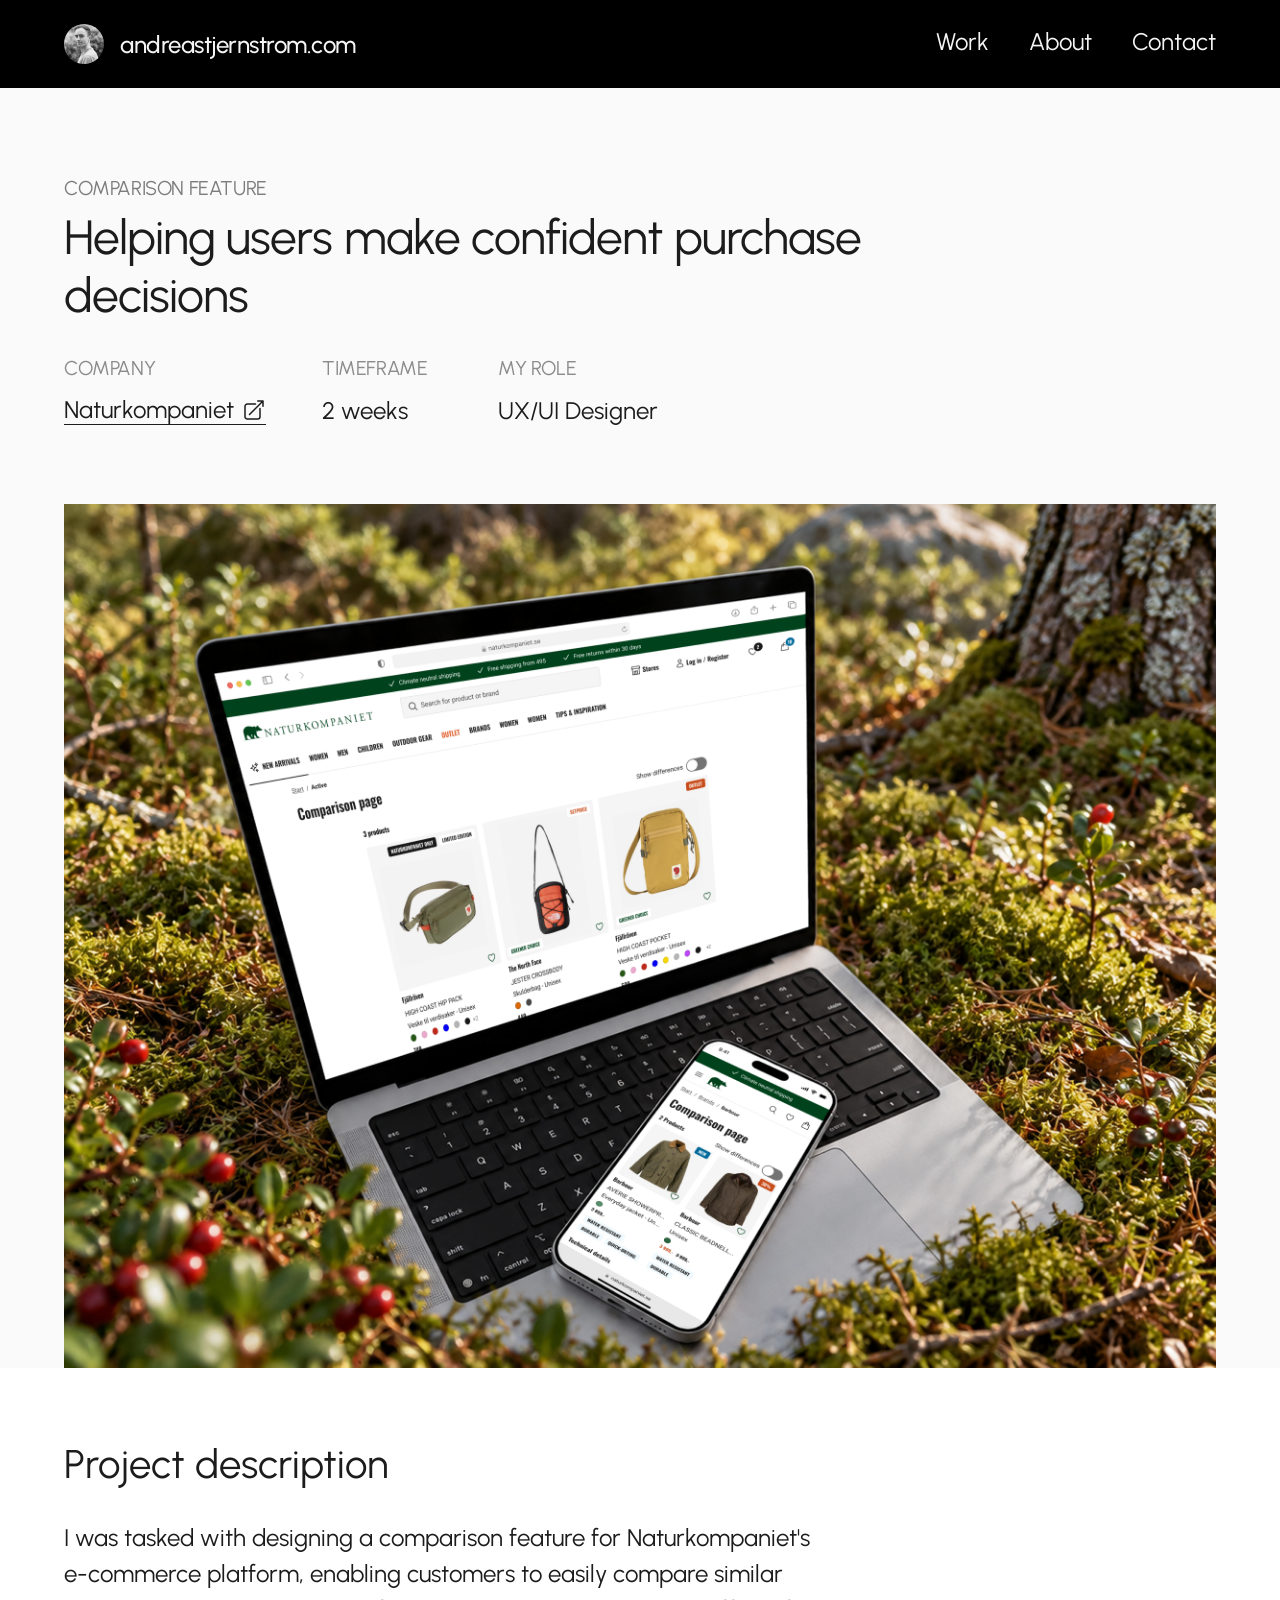
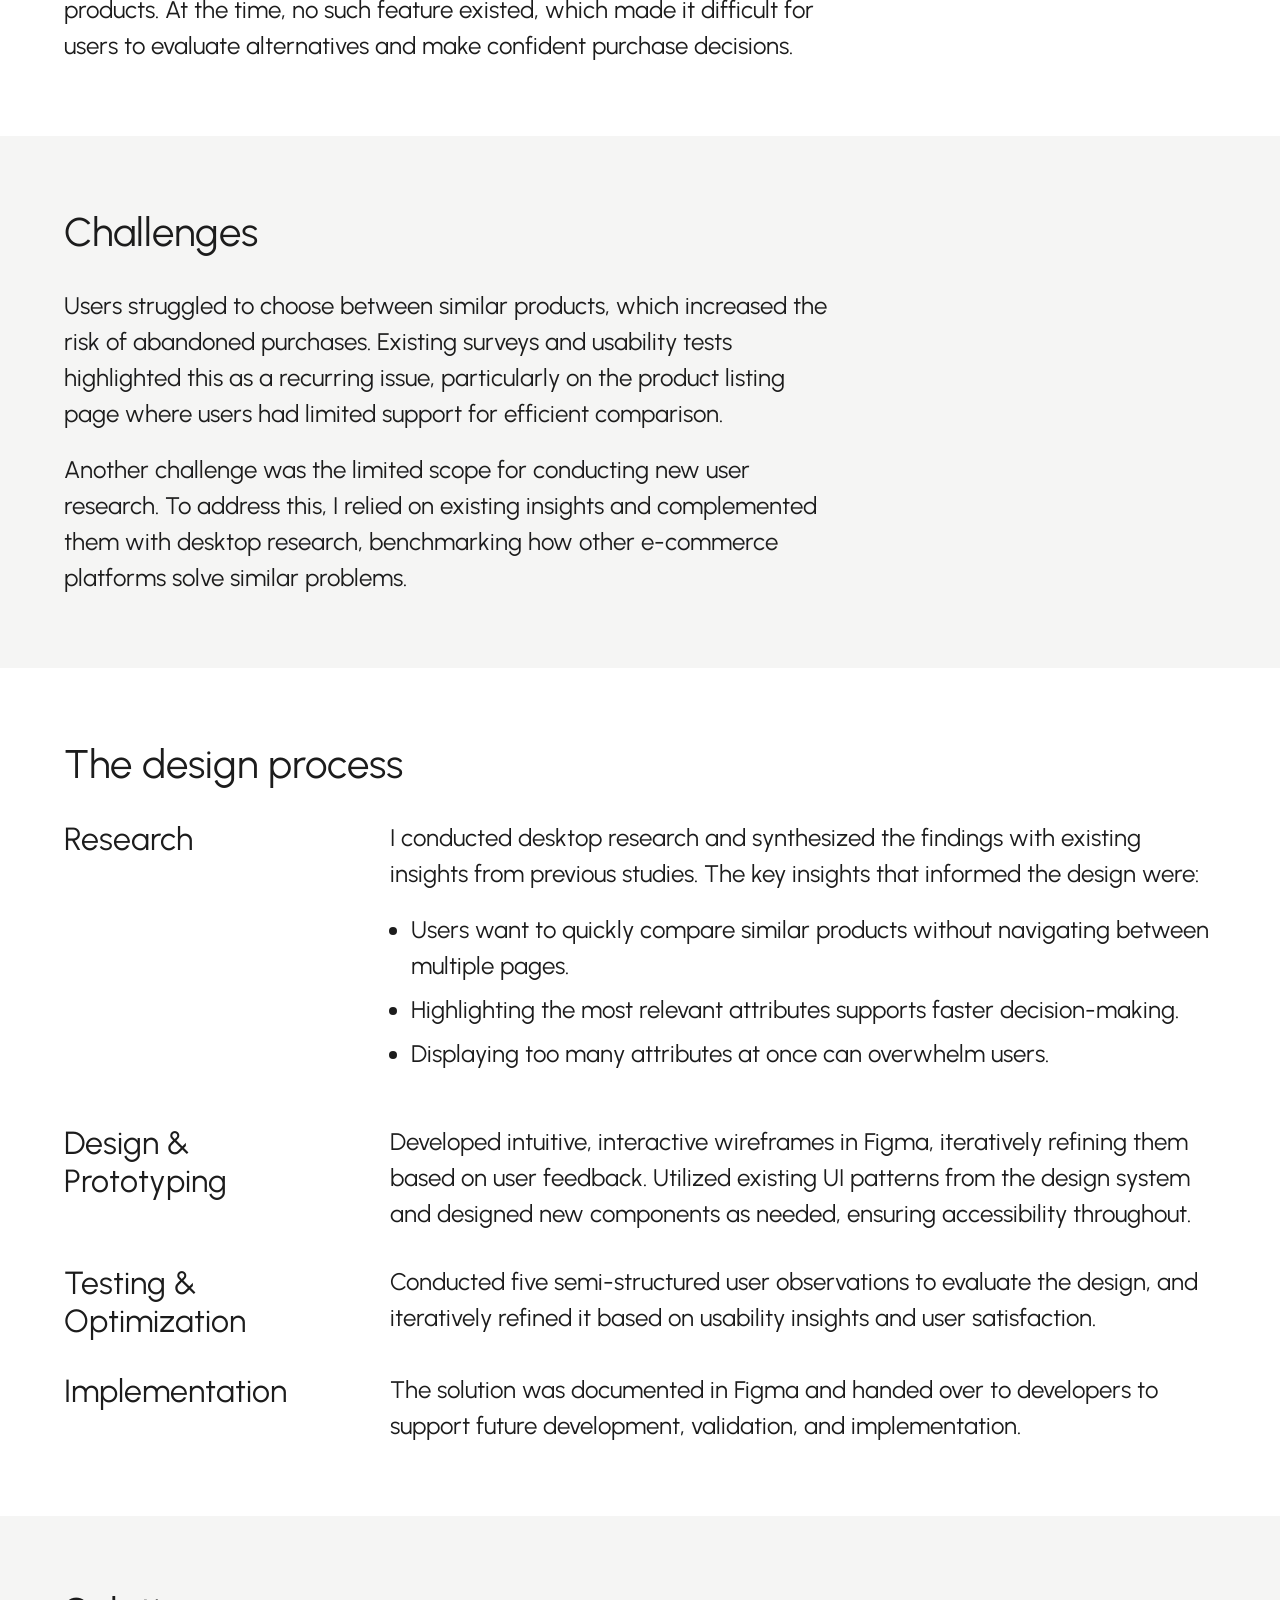
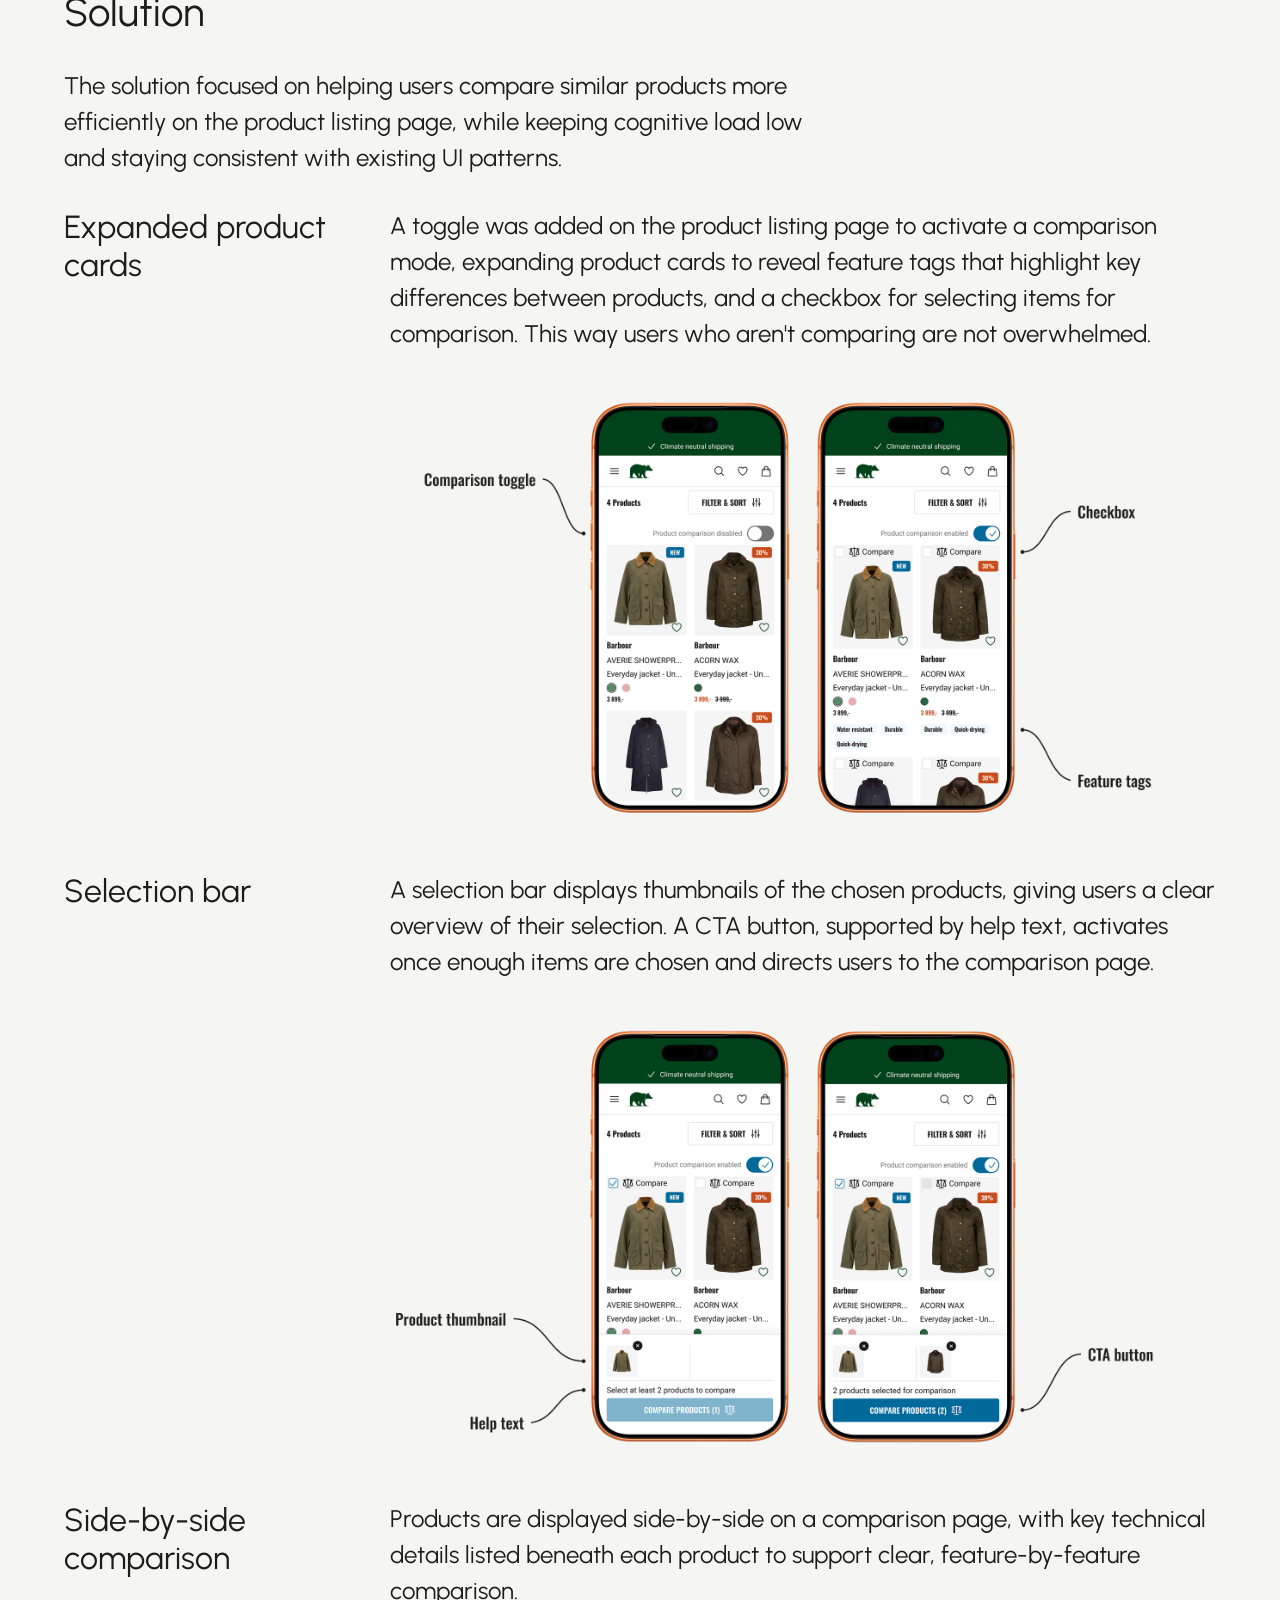
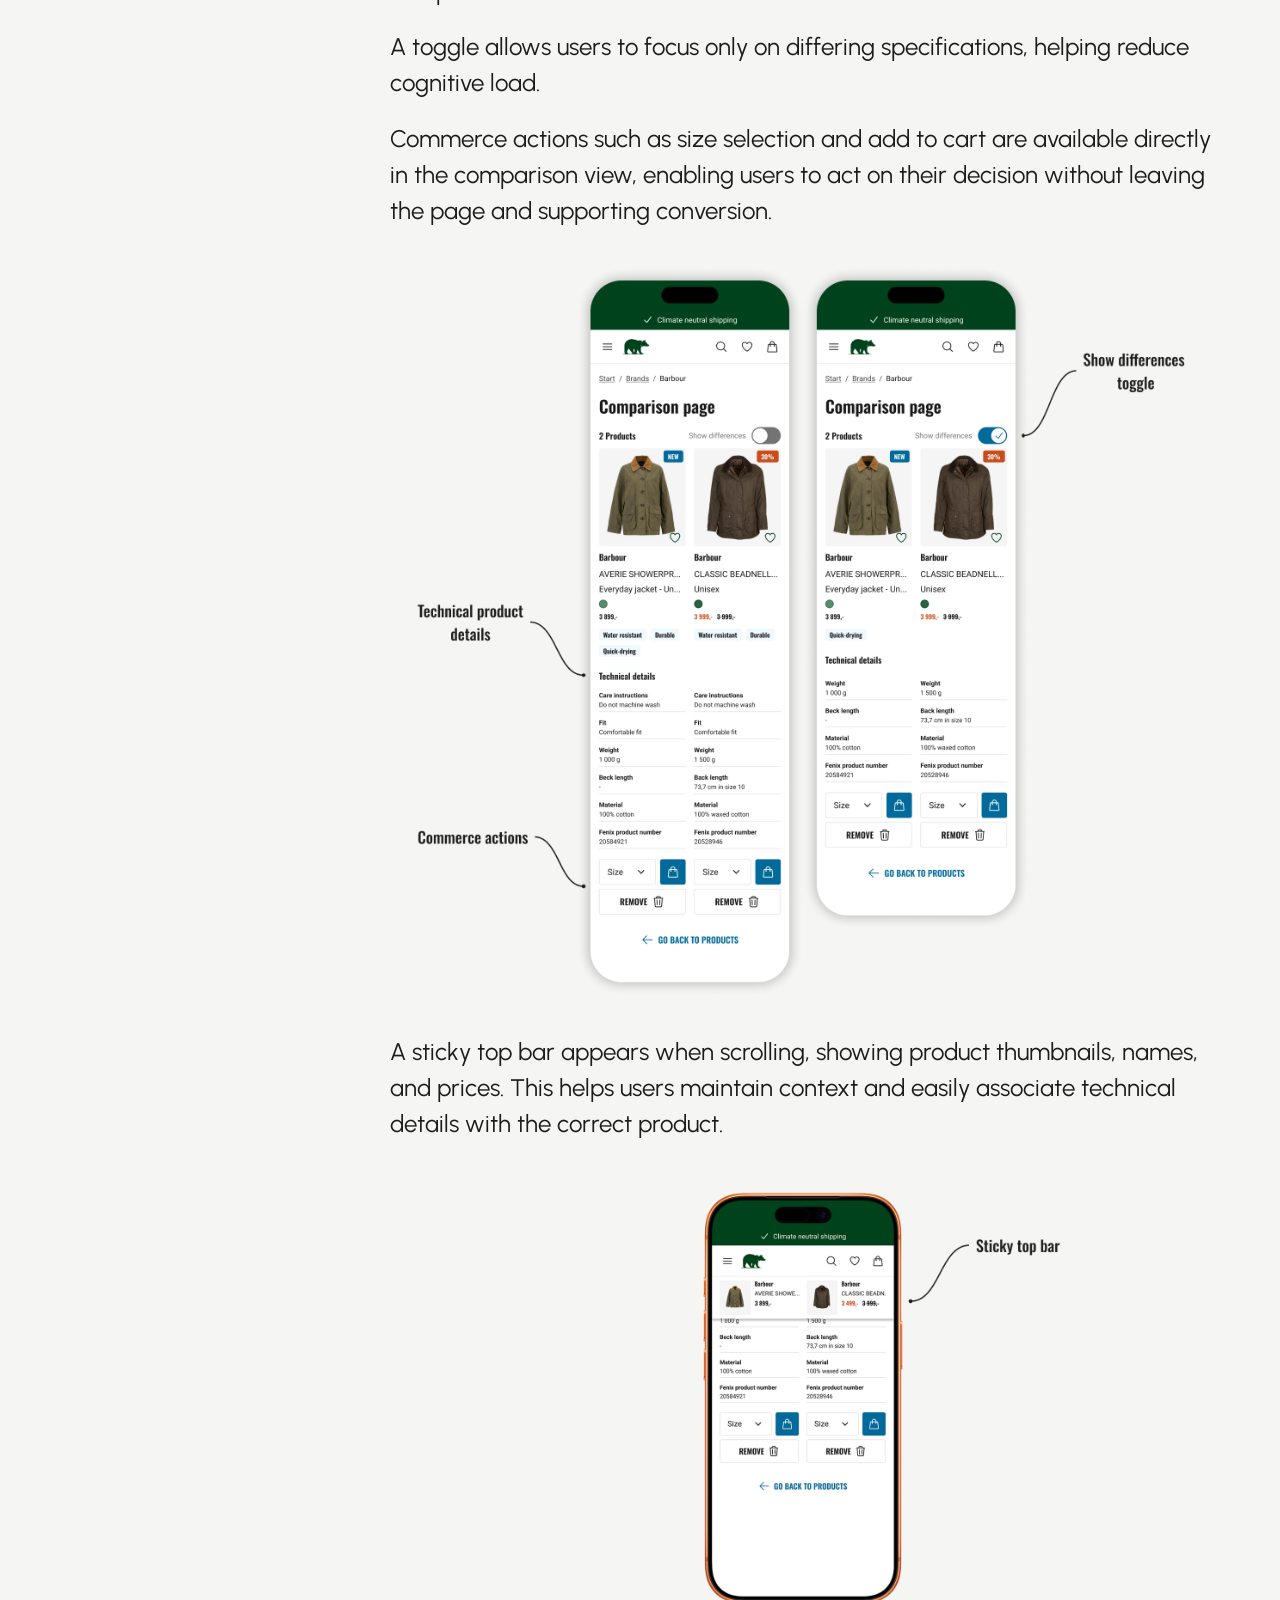
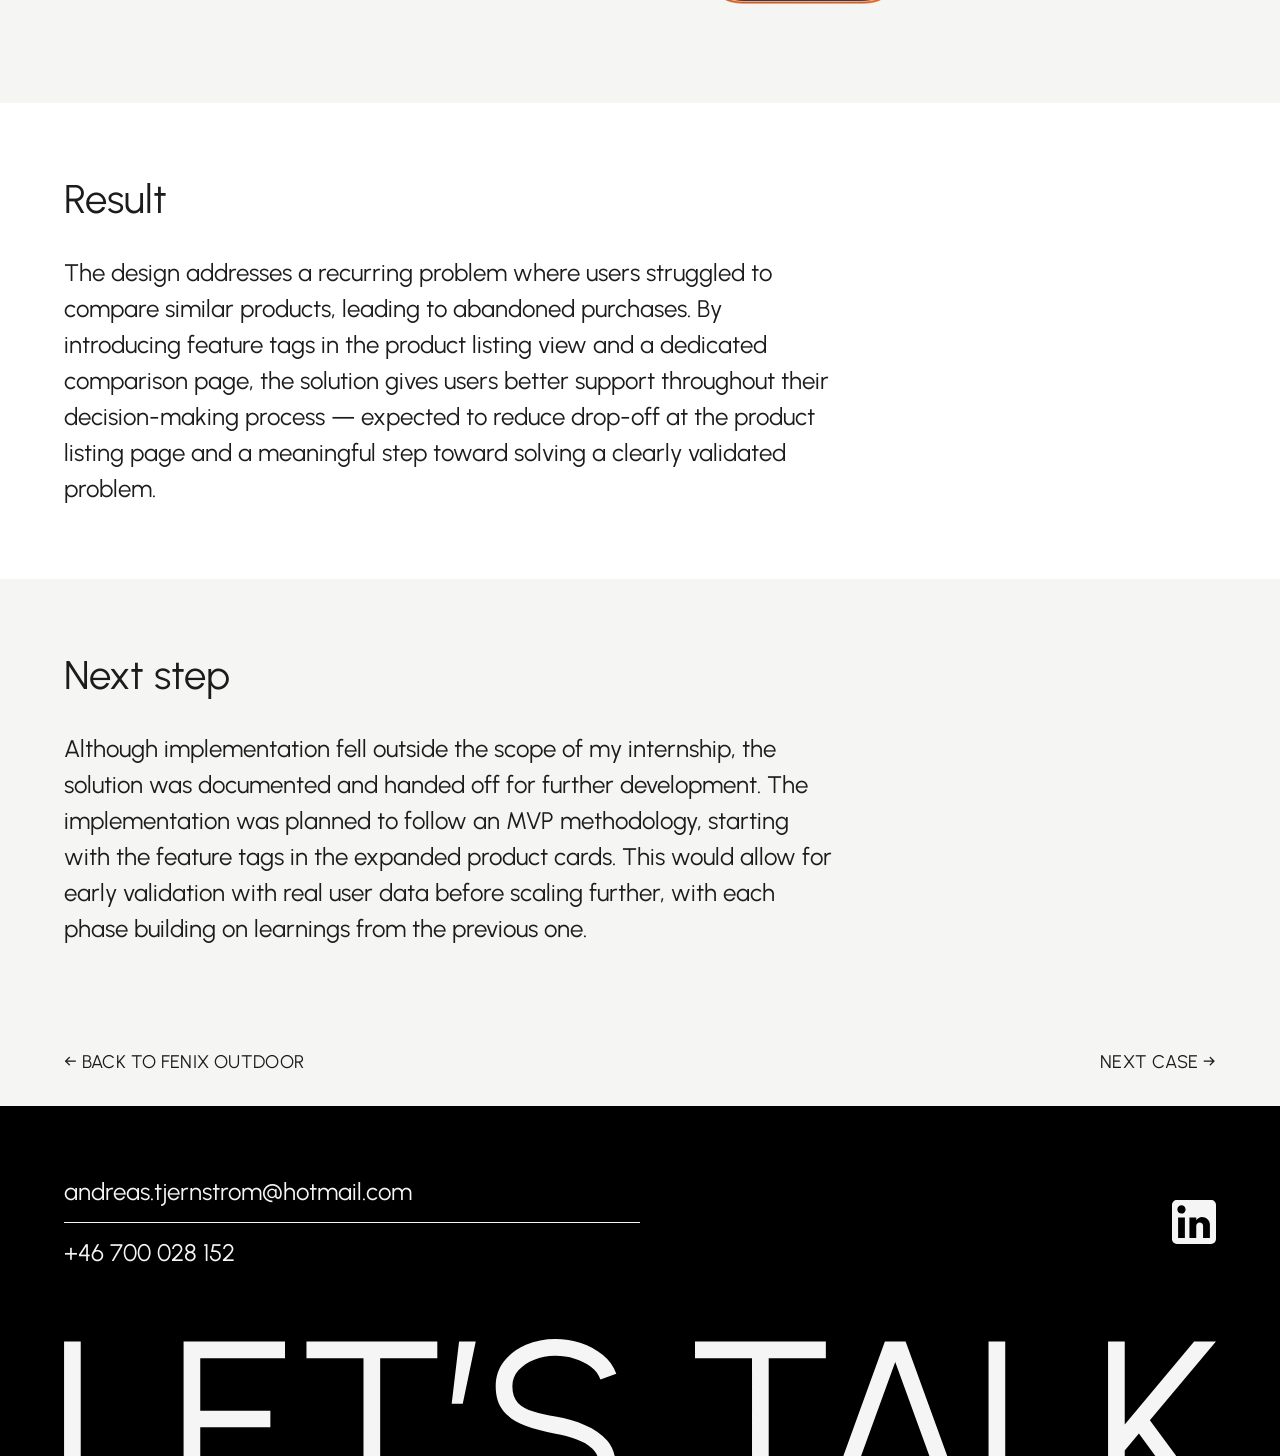
<file: naturkompaniet-comparison.html>
<!DOCTYPE html>
<html lang="en">
<head>
<meta charset="UTF-8" />
<meta name="viewport" content="width=device-width, initial-scale=1" />
<title>Naturkompaniet/Comparison — andreastjernstrom.com</title>
<link rel="preconnect" href="https://fonts.googleapis.com" />
<link rel="preconnect" href="https://fonts.gstatic.com" crossorigin />
<link href="https://fonts.googleapis.com/css2?family=Urbanist:wght@400;500;600&display=swap" rel="stylesheet" />
<link rel="stylesheet" href="styles.css?v=44" />
</head>
<body>

<nav class="nav">
  <a href="index.html" class="nav__logo">
    <img class="nav__avatar" src="images/andreas-avatar-nav.jpg" alt="" width="40" height="40" />
    andreastjernstrom.com
  </a>
  <button class="nav__toggle" aria-label="Toggle menu" aria-expanded="false">
    <span></span><span></span>
    <svg class="nav__toggle-close" viewBox="0 0 20 20" width="20" height="20" fill="none" aria-hidden="true"><line x1="3" y1="3" x2="17" y2="17" stroke="currentColor" stroke-width="2" stroke-linecap="round"/><line x1="17" y1="3" x2="3" y2="17" stroke="currentColor" stroke-width="2" stroke-linecap="round"/></svg>
  </button>
<ul class="nav__links">
    <li><a href="index.html">Work</a></li>
    <li><a href="about.html">About</a></li>
    <li><a href="contact.html">Contact</a></li>
  </ul>
</nav>

<header class="case-hero case-hero--compact">
  <p class="case-hero__eyebrow">Comparison feature</p>
  <h1>Helping users make confident purchase decisions</h1>
  <div class="meta-grid">
    <div class="meta-grid__item">
      <span class="meta-grid__label">Company</span>
      <span class="meta-grid__value"><a href="https://www.naturkompaniet.se" target="_blank" rel="noopener">Naturkompaniet<svg class="link-icon" viewBox="0 0 24 24" width="24" height="24" fill="none" stroke="currentColor" stroke-width="1.5" aria-hidden="true"><path stroke-linecap="round" stroke-linejoin="round" d="M13.5 6H5.25A2.25 2.25 0 0 0 3 8.25v10.5A2.25 2.25 0 0 0 5.25 21h10.5A2.25 2.25 0 0 0 18 18.75V10.5m-10.5 6L21 3m0 0h-5.25M21 3v5.25" /></svg></a></span>
    </div>
    <div class="meta-grid__item">
      <span class="meta-grid__label">Timeframe</span>
      <span class="meta-grid__value">2 weeks</span>
    </div>
    <div class="meta-grid__item">
      <span class="meta-grid__label">My role</span>
      <span class="meta-grid__value">UX/UI Designer</span>
    </div>
  </div>
</header>

<div class="case-image-full">
  <img src="images/naturkompaniet-comparison-card.png" alt="Comparison feature overview" />
</div>

<section class="case-section">
  <div class="case-section__inner">
    <h2>Project description</h2>
    <p>I was tasked with designing a comparison feature for Naturkompaniet's e-commerce platform, enabling customers to easily compare similar products. At the time, no such feature existed, which made it difficult for users to evaluate alternatives and make confident purchase decisions.</p>
  </div>
</section>

<section class="case-section case-section--alt">
  <div class="case-section__inner">
    <h2>Challenges</h2>
    <p>Users struggled to choose between similar products, which increased the risk of abandoned purchases. Existing surveys and usability tests highlighted this as a recurring issue, particularly on the product listing page where users had limited support for efficient comparison.</p>
    <p>Another challenge was the limited scope for conducting new user research. To address this, I relied on existing insights and complemented them with desktop research, benchmarking how other e-commerce platforms solve similar problems.</p>
  </div>
</section>

<section class="case-section">
  <div class="case-section__inner">
    <h2>The design process</h2>

    <div class="case-split">
      <h3 class="case-split__label">Research</h3>
      <div class="case-split__content">
        <p>I conducted desktop research and synthesized the findings with existing insights from previous studies. The key insights that informed the design were:</p>
        <ul class="bullet-list">
          <li>Users want to quickly compare similar products without navigating between multiple pages.</li>
          <li>Highlighting the most relevant attributes supports faster decision-making.</li>
          <li>Displaying too many attributes at once can overwhelm users.</li>
        </ul>
      </div>
    </div>

    <div class="case-split">
      <h3 class="case-split__label">Design &amp; Prototyping</h3>
      <div class="case-split__content">
        <p>Developed intuitive, interactive wireframes in Figma, iteratively refining them based on user feedback. Utilized existing UI patterns from the design system and designed new components as needed, ensuring accessibility throughout.</p>
      </div>
    </div>

    <div class="case-split">
      <h3 class="case-split__label">Testing &amp; Optimization</h3>
      <div class="case-split__content">
        <p>Conducted five semi-structured user observations to evaluate the design, and iteratively refined it based on usability insights and user satisfaction.</p>
      </div>
    </div>

    <div class="case-split">
      <h3 class="case-split__label">Implementation</h3>
      <div class="case-split__content">
        <p>The solution was documented in Figma and handed over to developers to support future development, validation, and implementation.</p>
      </div>
    </div>
  </div>
</section>

<section class="case-section case-section--alt">
  <div class="case-section__inner">
    <h2>Solution</h2>
    <p>The solution focused on helping users compare similar products more efficiently on the product listing page, while keeping cognitive load low and staying consistent with existing UI patterns.</p>

    <div class="case-split">
      <h3 class="case-split__label">Expanded product cards</h3>
      <div class="case-split__content">
        <p>A toggle was added on the product listing page to activate a comparison mode, expanding product cards to reveal feature tags that highlight key differences between products, and a checkbox for selecting items for comparison. This way users who aren't comparing are not overwhelmed.</p>
        <img src="images/naturkompaniet-comparison-toggle.png" alt="Comparison mode toggle" loading="lazy" />
      </div>
    </div>

    <div class="case-split">
      <h3 class="case-split__label">Selection bar</h3>
      <div class="case-split__content">
        <p>A selection bar displays thumbnails of the chosen products, giving users a clear overview of their selection. A CTA button, supported by help text, activates once enough items are chosen and directs users to the comparison page.</p>
        <img src="images/naturkompaniet-comparison-selection-bar.png" alt="Selection bar" loading="lazy" />
      </div>
    </div>

    <div class="case-split">
      <h3 class="case-split__label">Side-by-side comparison</h3>
      <div class="case-split__content">
        <p>Products are displayed side-by-side on a comparison page, with key technical details listed beneath each product to support clear, feature-by-feature comparison.</p>
        <p>A toggle allows users to focus only on differing specifications, helping reduce cognitive load.</p>
        <p>Commerce actions such as size selection and add to cart are available directly in the comparison view, enabling users to act on their decision without leaving the page and supporting conversion.</p>
        <img src="images/naturkompaniet-comparison-page.png" alt="Side-by-side comparison page" loading="lazy" />
        <p>A sticky top bar appears when scrolling, showing product thumbnails, names, and prices. This helps users maintain context and easily associate technical details with the correct product.</p>
        <img src="images/naturkompaniet-comparison-sticky-bar.png" alt="Sticky top bar" loading="lazy" />
      </div>
    </div>
  </div>
</section>

<section class="case-section">
  <div class="case-section__inner">
    <h2>Result</h2>
    <p>The design addresses a recurring problem where users struggled to compare similar products, leading to abandoned purchases. By introducing feature tags in the product listing view and a dedicated comparison page, the solution gives users better support throughout their decision-making process — expected to reduce drop-off at the product listing page and a meaningful step toward solving a clearly validated problem.</p>
  </div>
</section>

<section class="case-section case-section--alt">
  <div class="case-section__inner">
    <h2>Next step</h2>
    <p>Although implementation fell outside the scope of my internship, the solution was documented and handed off for further development. The implementation was planned to follow an MVP methodology, starting with the feature tags in the expanded product cards. This would allow for early validation with real user data before scaling further, with each phase building on learnings from the previous one.</p>
  </div>
</section>

<nav class="case-nav">
  <a href="fenixoutdoor.html">← Back to Fenix outdoor</a>
  <a href="naturkompaniet-pagination.html">Next case →</a>
</nav>

<section class="contact" id="contact">
  <div class="contact__details">
    <ul class="contact__list">
      <li><a href="mailto:andreas.tjernstrom@hotmail.com">andreas.tjernstrom@hotmail.com</a></li>
      <li class="contact__divider" aria-hidden="true"></li>
      <li><a href="tel:+46700028152">+46 700 028 152</a></li>
      <li class="contact__divider contact__divider--mobile-only" aria-hidden="true"></li>
    </ul>
    <a class="social" href="https://www.linkedin.com/in/andreastjernstrom" target="_blank" rel="noopener" aria-label="LinkedIn">
      <svg viewBox="0 0 44 44" fill="none" xmlns="http://www.w3.org/2000/svg"><path d="M39.1111 0C40.4077 0 41.6512 0.515078 42.5681 1.43192C43.4849 2.34877 44 3.59227 44 4.88889V39.1111C44 40.4077 43.4849 41.6512 42.5681 42.5681C41.6512 43.4849 40.4077 44 39.1111 44H4.88889C3.59227 44 2.34877 43.4849 1.43192 42.5681C0.515078 41.6512 0 40.4077 0 39.1111V4.88889C0 3.59227 0.515078 2.34877 1.43192 1.43192C2.34877 0.515078 3.59227 0 4.88889 0H39.1111ZM37.8889 37.8889V24.9333C37.8889 22.8199 37.0493 20.7929 35.5549 19.2985C34.0604 17.804 32.0335 16.9644 29.92 16.9644C27.8422 16.9644 25.4222 18.2356 24.2489 20.1422V17.4289H17.4289V37.8889H24.2489V25.8378C24.2489 23.9556 25.7644 22.4156 27.6467 22.4156C28.5543 22.4156 29.4248 22.7761 30.0665 23.4179C30.7083 24.0597 31.0689 24.9301 31.0689 25.8378V37.8889H37.8889ZM9.48444 13.5911C10.5736 13.5911 11.6181 13.1584 12.3883 12.3883C13.1584 11.6181 13.5911 10.5736 13.5911 9.48444C13.5911 7.21111 11.7578 5.35333 9.48444 5.35333C8.38881 5.35333 7.33804 5.78857 6.56331 6.56331C5.78857 7.33804 5.35333 8.38881 5.35333 9.48444C5.35333 11.7578 7.21111 13.5911 9.48444 13.5911ZM12.8822 37.8889V17.4289H6.11111V37.8889H12.8822Z" fill="#F5F5F5"/></svg>
    </a>
  </div>
  <div class="footer-wordmark">
    <svg class="footer-wordmark__desktop" width="1270" height="129" viewBox="0 0 1270 129" fill="none" xmlns="http://www.w3.org/2000/svg" role="img" aria-label="Let's talk"><path d="M18.376 129H0V2.76074H18.376V129ZM243.604 21.166H150.147V79.0107H227.459V97.416H150.147V129H131.771V2.76074H243.604V21.166ZM411.52 21.166H348.515V129H330.139V21.166H267.266V2.76074H411.52V21.166ZM541.794 0C551.332 1.29183e-05 560.651 1.48987 569.752 4.46973C578.853 7.44962 586.859 11.7885 593.772 17.4854C600.773 23.1821 605.805 30.1494 608.867 38.3877L591.41 44.6982C589.485 39.1767 585.94 34.4882 580.777 30.6318C575.702 26.6879 569.752 23.7072 562.927 21.6914C556.101 19.588 549.057 18.5371 541.794 18.5371C533.481 18.4495 525.693 19.8509 518.43 22.7432C511.254 25.5477 505.435 29.492 500.973 34.5752C496.51 39.5708 494.278 45.443 494.278 52.1914C494.278 60.0793 496.334 66.1713 500.447 70.4658C504.647 74.6726 510.335 77.8272 517.511 79.9307C524.686 82.0341 532.781 83.9188 541.794 85.584C553.52 87.5998 564.414 90.7553 574.478 95.0498C584.541 99.2567 592.635 104.91 598.761 112.009C603.009 116.871 605.782 122.535 607.084 129H588C586.843 125.978 585.049 123.294 582.615 120.948C577.977 116.478 571.983 112.972 564.633 110.431C557.37 107.801 549.757 105.786 541.794 104.384C529.281 102.193 518.036 99.213 508.061 95.4443C498.172 91.6757 490.34 86.3733 484.564 79.5371C478.789 72.6133 475.901 63.4974 475.901 52.1914C475.901 41.5867 478.965 32.3842 485.09 24.584C491.215 16.7837 499.266 10.7359 509.241 6.44141C519.304 2.14686 530.156 0 541.794 0ZM839.905 21.166H776.901V129H758.525V21.166H695.652V2.76074H839.905V21.166ZM973.756 129H859.177L905.002 2.76074H927.841L973.756 129ZM1037.68 129H1019.31V2.76074H1037.68V129ZM1169.46 94.2607L1245.98 2.76074H1270L1197.15 89.6592L1226.28 129H1203.2L1185.08 104.121L1169.46 122.92V129H1151.08V2.76074H1169.46V94.2607ZM878.75 128.968H954.093L916.421 25.373L878.75 128.968ZM439.578 71.3857H427.371L435.509 2.76074H453.885L439.578 71.3857Z" fill="#F5F5F5"/></svg>
    <div class="footer-wordmark__mobile">
      <div class="footer-wordmark__track">
        <svg viewBox="0 0 1270 129" fill="none" xmlns="http://www.w3.org/2000/svg"><path d="M18.376 129H0V2.76074H18.376V129ZM243.604 21.166H150.147V79.0107H227.459V97.416H150.147V129H131.771V2.76074H243.604V21.166ZM411.52 21.166H348.515V129H330.139V21.166H267.266V2.76074H411.52V21.166ZM541.794 0C551.332 1.29183e-05 560.651 1.48987 569.752 4.46973C578.853 7.44962 586.859 11.7885 593.772 17.4854C600.773 23.1821 605.805 30.1494 608.867 38.3877L591.41 44.6982C589.485 39.1767 585.94 34.4882 580.777 30.6318C575.702 26.6879 569.752 23.7072 562.927 21.6914C556.101 19.588 549.057 18.5371 541.794 18.5371C533.481 18.4495 525.693 19.8509 518.43 22.7432C511.254 25.5477 505.435 29.492 500.973 34.5752C496.51 39.5708 494.278 45.443 494.278 52.1914C494.278 60.0793 496.334 66.1713 500.447 70.4658C504.647 74.6726 510.335 77.8272 517.511 79.9307C524.686 82.0341 532.781 83.9188 541.794 85.584C553.52 87.5998 564.414 90.7553 574.478 95.0498C584.541 99.2567 592.635 104.91 598.761 112.009C603.009 116.871 605.782 122.535 607.084 129H588C586.843 125.978 585.049 123.294 582.615 120.948C577.977 116.478 571.983 112.972 564.633 110.431C557.37 107.801 549.757 105.786 541.794 104.384C529.281 102.193 518.036 99.213 508.061 95.4443C498.172 91.6757 490.34 86.3733 484.564 79.5371C478.789 72.6133 475.901 63.4974 475.901 52.1914C475.901 41.5867 478.965 32.3842 485.09 24.584C491.215 16.7837 499.266 10.7359 509.241 6.44141C519.304 2.14686 530.156 0 541.794 0ZM839.905 21.166H776.901V129H758.525V21.166H695.652V2.76074H839.905V21.166ZM973.756 129H859.177L905.002 2.76074H927.841L973.756 129ZM1037.68 129H1019.31V2.76074H1037.68V129ZM1169.46 94.2607L1245.98 2.76074H1270L1197.15 89.6592L1226.28 129H1203.2L1185.08 104.121L1169.46 122.92V129H1151.08V2.76074H1169.46V94.2607ZM878.75 128.968H954.093L916.421 25.373L878.75 128.968ZM439.578 71.3857H427.371L435.509 2.76074H453.885L439.578 71.3857Z" fill="#F5F5F5"/></svg>
        <svg aria-hidden="true" viewBox="0 0 1270 129" fill="none" xmlns="http://www.w3.org/2000/svg"><path d="M18.376 129H0V2.76074H18.376V129ZM243.604 21.166H150.147V79.0107H227.459V97.416H150.147V129H131.771V2.76074H243.604V21.166ZM411.52 21.166H348.515V129H330.139V21.166H267.266V2.76074H411.52V21.166ZM541.794 0C551.332 1.29183e-05 560.651 1.48987 569.752 4.46973C578.853 7.44962 586.859 11.7885 593.772 17.4854C600.773 23.1821 605.805 30.1494 608.867 38.3877L591.41 44.6982C589.485 39.1767 585.94 34.4882 580.777 30.6318C575.702 26.6879 569.752 23.7072 562.927 21.6914C556.101 19.588 549.057 18.5371 541.794 18.5371C533.481 18.4495 525.693 19.8509 518.43 22.7432C511.254 25.5477 505.435 29.492 500.973 34.5752C496.51 39.5708 494.278 45.443 494.278 52.1914C494.278 60.0793 496.334 66.1713 500.447 70.4658C504.647 74.6726 510.335 77.8272 517.511 79.9307C524.686 82.0341 532.781 83.9188 541.794 85.584C553.52 87.5998 564.414 90.7553 574.478 95.0498C584.541 99.2567 592.635 104.91 598.761 112.009C603.009 116.871 605.782 122.535 607.084 129H588C586.843 125.978 585.049 123.294 582.615 120.948C577.977 116.478 571.983 112.972 564.633 110.431C557.37 107.801 549.757 105.786 541.794 104.384C529.281 102.193 518.036 99.213 508.061 95.4443C498.172 91.6757 490.34 86.3733 484.564 79.5371C478.789 72.6133 475.901 63.4974 475.901 52.1914C475.901 41.5867 478.965 32.3842 485.09 24.584C491.215 16.7837 499.266 10.7359 509.241 6.44141C519.304 2.14686 530.156 0 541.794 0ZM839.905 21.166H776.901V129H758.525V21.166H695.652V2.76074H839.905V21.166ZM973.756 129H859.177L905.002 2.76074H927.841L973.756 129ZM1037.68 129H1019.31V2.76074H1037.68V129ZM1169.46 94.2607L1245.98 2.76074H1270L1197.15 89.6592L1226.28 129H1203.2L1185.08 104.121L1169.46 122.92V129H1151.08V2.76074H1169.46V94.2607ZM878.75 128.968H954.093L916.421 25.373L878.75 128.968ZM439.578 71.3857H427.371L435.509 2.76074H453.885L439.578 71.3857Z" fill="#F5F5F5"/></svg>
      </div>
    </div>
  </div>
</section>


<script src="script.js?v=44"></script>
</body>
</html>
</file>
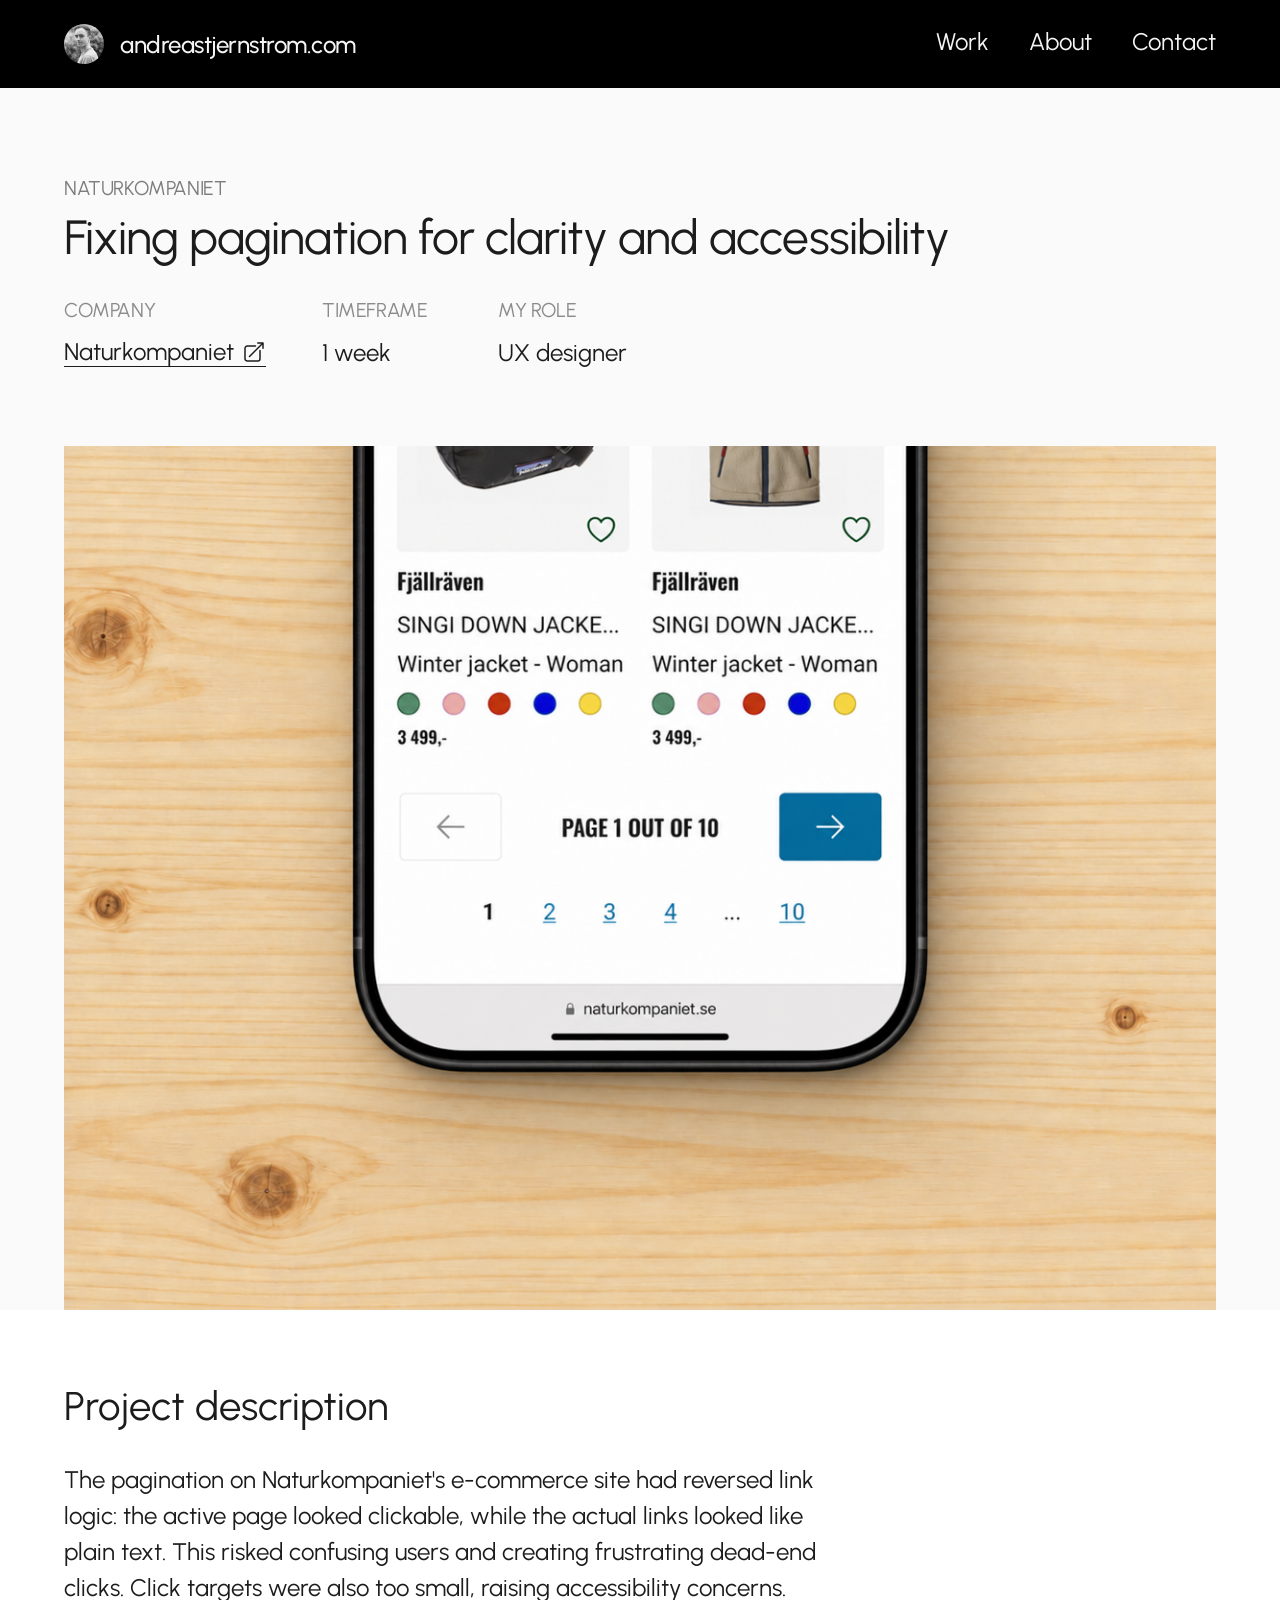
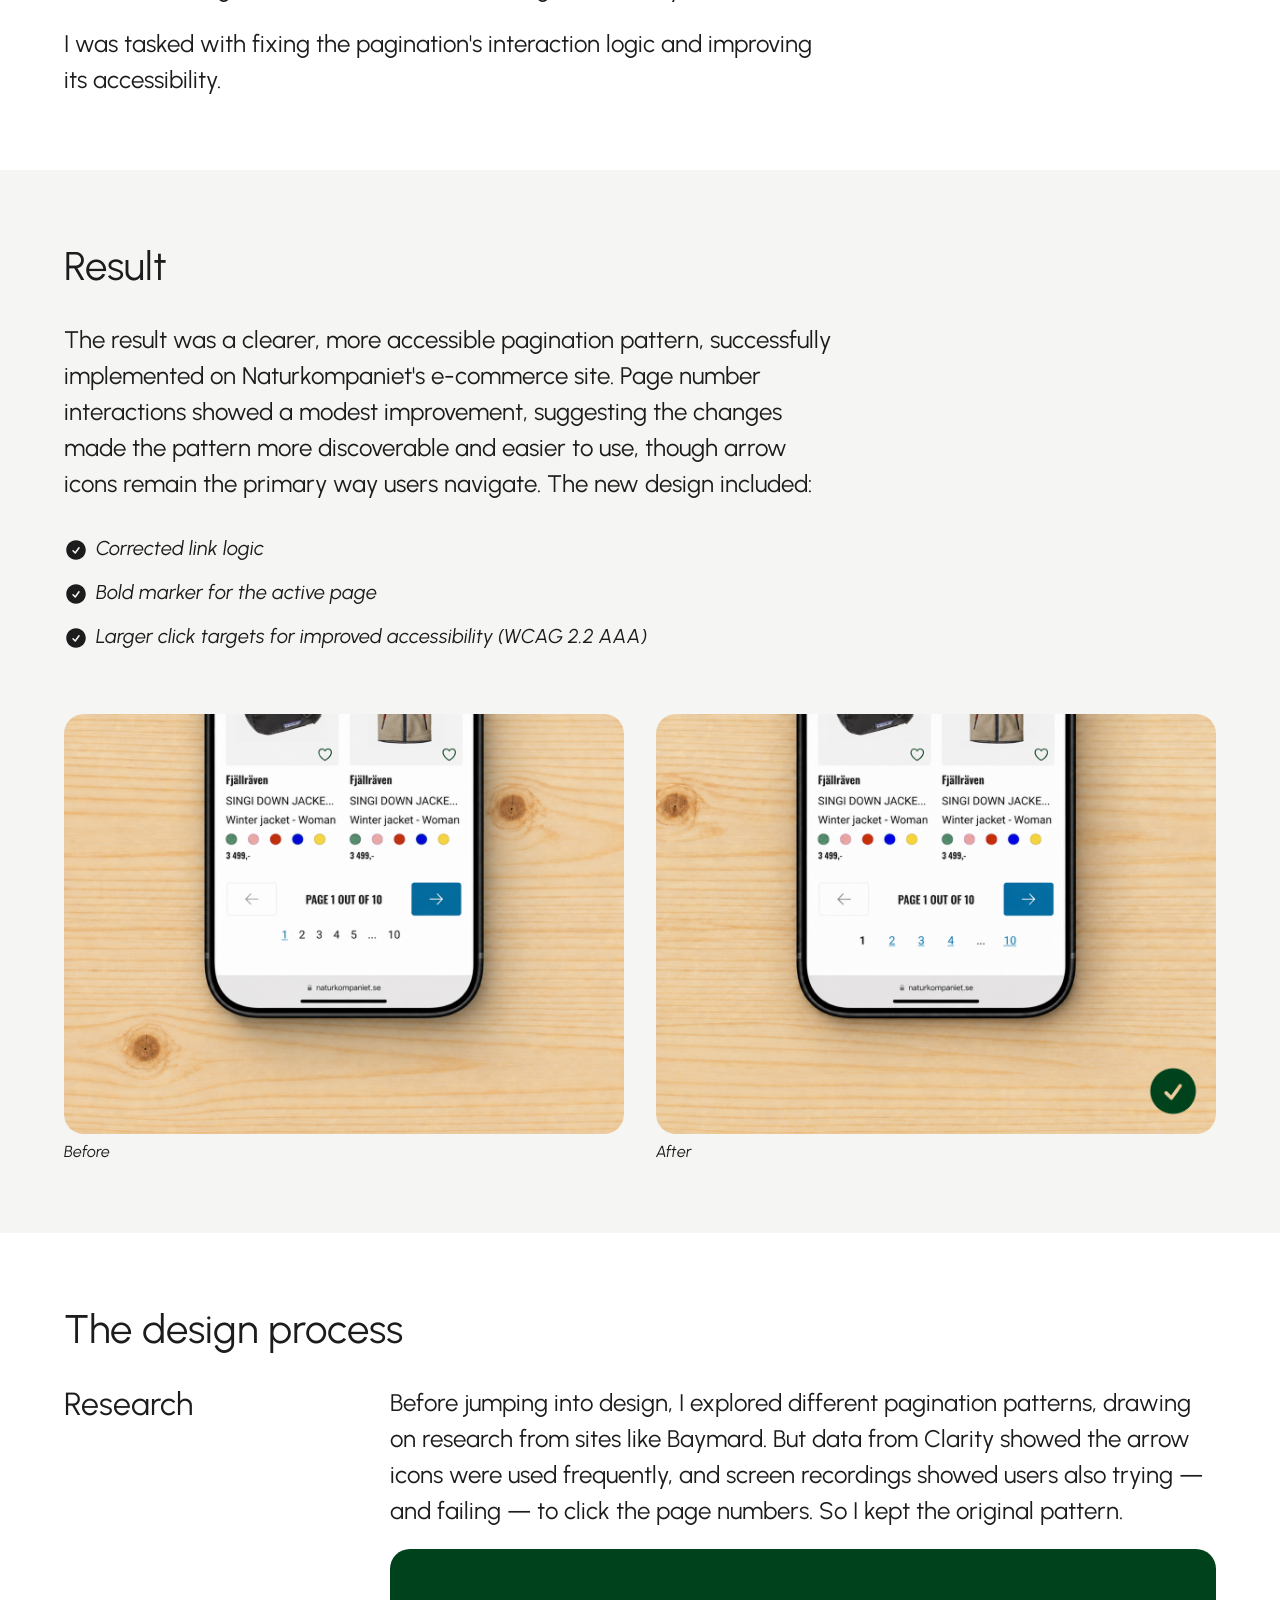
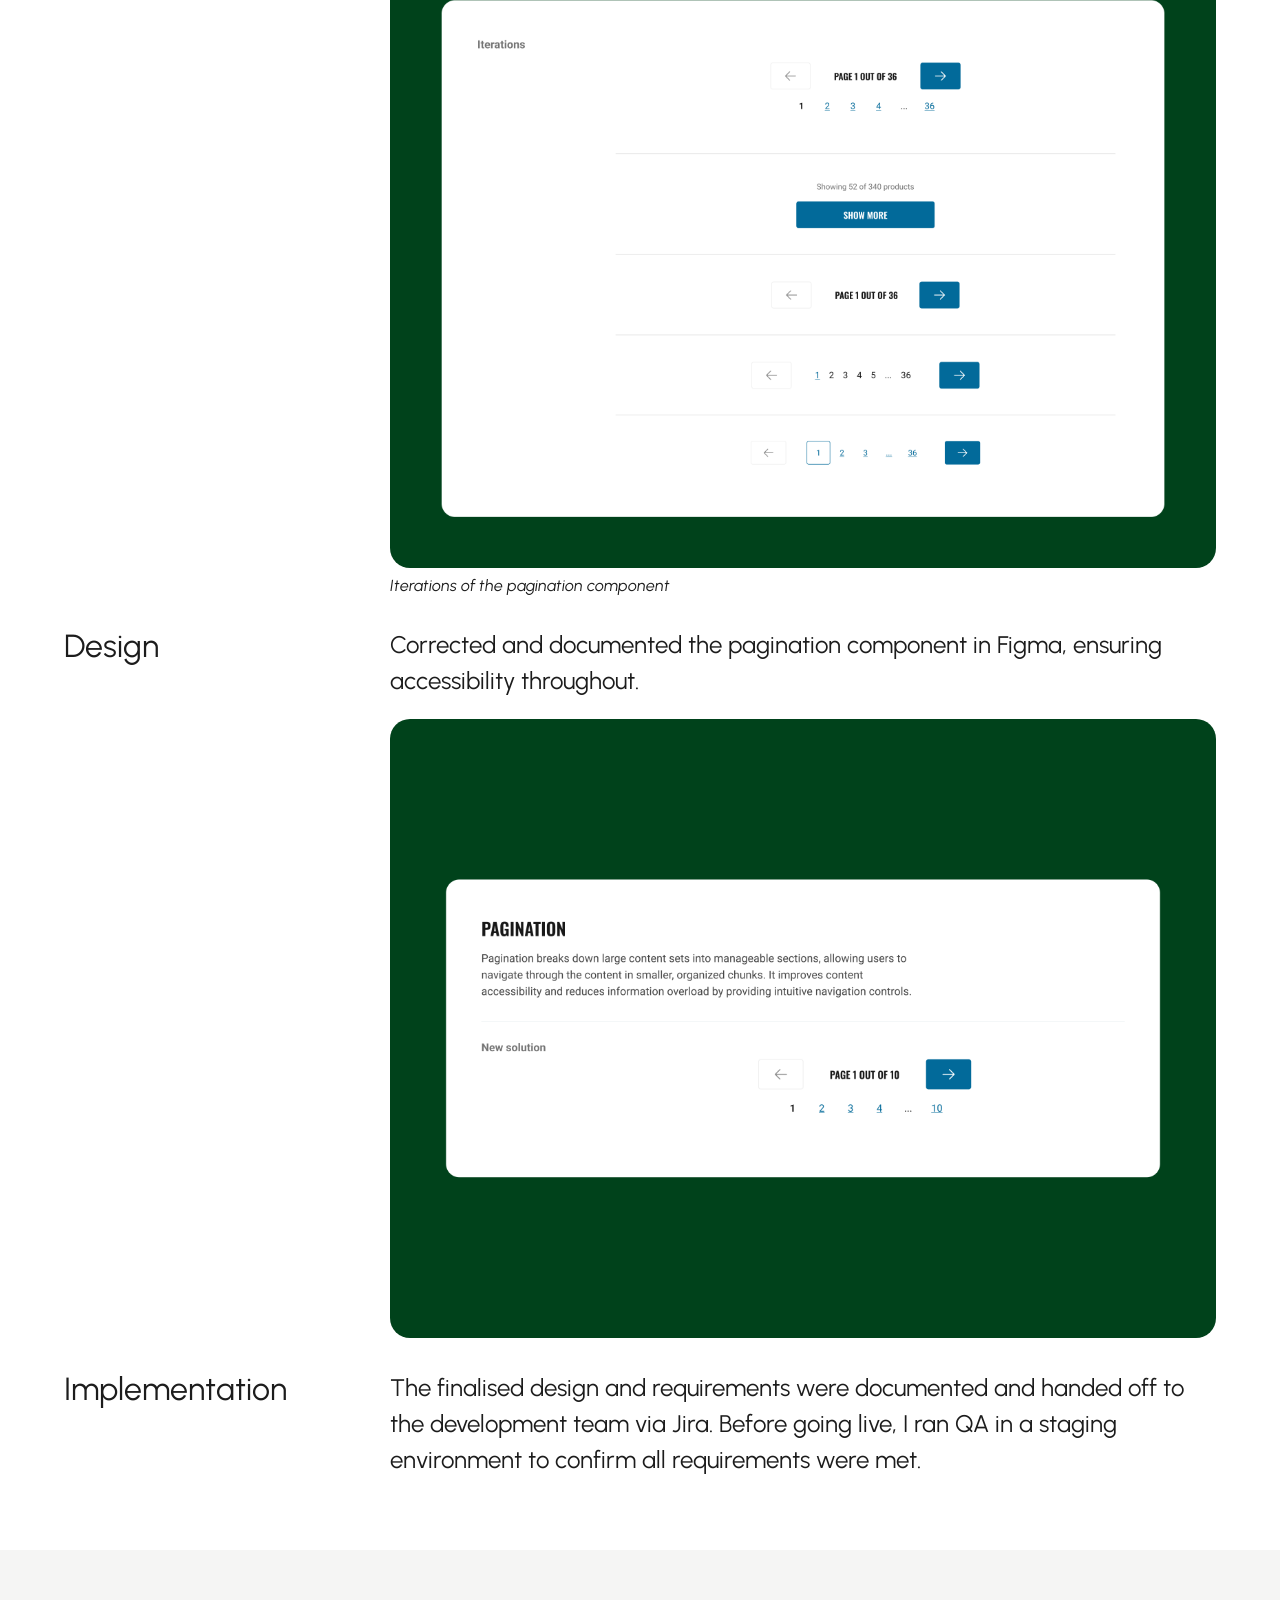
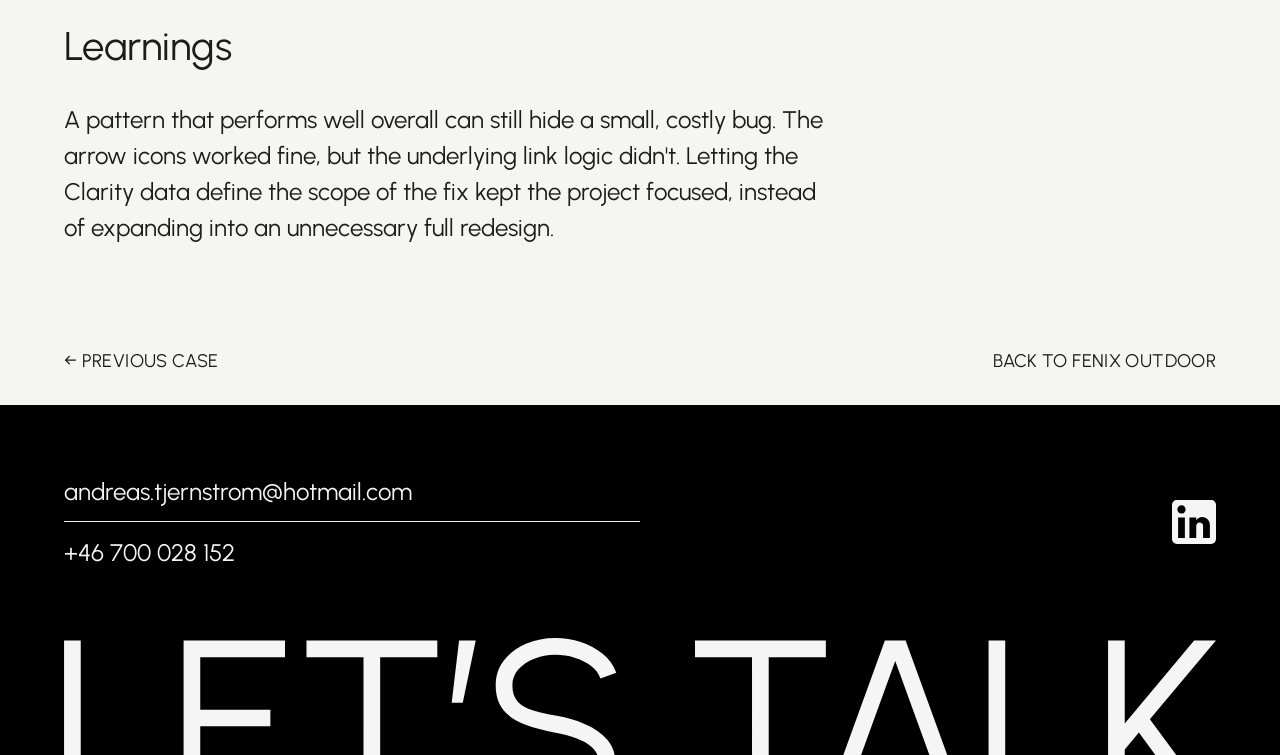
<file: naturkompaniet-pagination.html>
<!DOCTYPE html>
<html lang="en">
<head>
<meta charset="UTF-8" />
<meta name="viewport" content="width=device-width, initial-scale=1" />
<title>Naturkompaniet/Pagination — andreastjernstrom.com</title>
<link rel="preconnect" href="https://fonts.googleapis.com" />
<link rel="preconnect" href="https://fonts.gstatic.com" crossorigin />
<link href="https://fonts.googleapis.com/css2?family=Urbanist:wght@400;500;600&display=swap" rel="stylesheet" />
<link rel="stylesheet" href="styles.css?v=44" />
</head>
<body>

<nav class="nav">
  <a href="index.html" class="nav__logo">
    <img class="nav__avatar" src="images/andreas-avatar-nav.jpg" alt="" width="40" height="40" />
    andreastjernstrom.com
  </a>
  <button class="nav__toggle" aria-label="Toggle menu" aria-expanded="false">
    <span></span><span></span>
    <svg class="nav__toggle-close" viewBox="0 0 20 20" width="20" height="20" fill="none" aria-hidden="true"><line x1="3" y1="3" x2="17" y2="17" stroke="currentColor" stroke-width="2" stroke-linecap="round"/><line x1="17" y1="3" x2="3" y2="17" stroke="currentColor" stroke-width="2" stroke-linecap="round"/></svg>
  </button>
<ul class="nav__links">
    <li><a href="index.html">Work</a></li>
    <li><a href="about.html">About</a></li>
    <li><a href="contact.html">Contact</a></li>
  </ul>
</nav>

<header class="case-hero case-hero--compact">
  <p class="case-hero__eyebrow">Naturkompaniet</p>
  <h1>Fixing pagination for clarity and accessibility</h1>
  <div class="meta-grid">
    <div class="meta-grid__item">
      <span class="meta-grid__label">Company</span>
      <span class="meta-grid__value"><a href="https://www.naturkompaniet.se" target="_blank" rel="noopener">Naturkompaniet<svg class="link-icon" viewBox="0 0 24 24" width="24" height="24" fill="none" stroke="currentColor" stroke-width="1.5" aria-hidden="true"><path stroke-linecap="round" stroke-linejoin="round" d="M13.5 6H5.25A2.25 2.25 0 0 0 3 8.25v10.5A2.25 2.25 0 0 0 5.25 21h10.5A2.25 2.25 0 0 0 18 18.75V10.5m-10.5 6L21 3m0 0h-5.25M21 3v5.25" /></svg></a></span>
    </div>
    <div class="meta-grid__item">
      <span class="meta-grid__label">Timeframe</span>
      <span class="meta-grid__value">1 week</span>
    </div>
    <div class="meta-grid__item">
      <span class="meta-grid__label">My role</span>
      <span class="meta-grid__value">UX designer</span>
    </div>
  </div>
</header>

<div class="case-image-full">
  <img src="images/naturkompaniet-pagination-card.png" alt="Pagination overview" />
</div>

<section class="case-section">
  <div class="case-section__inner">
    <h2>Project description</h2>
    <p>The pagination on Naturkompaniet's e-commerce site had reversed link logic: the active page looked clickable, while the actual links looked like plain text. This risked confusing users and creating frustrating dead-end clicks. Click targets were also too small, raising accessibility concerns.</p>
    <p>I was tasked with fixing the pagination's interaction logic and improving its accessibility.</p>
  </div>
</section>

<section class="case-section case-section--alt">
  <div class="case-section__inner">
    <h2>Result</h2>
    <p>The result was a clearer, more accessible pagination pattern, successfully implemented on Naturkompaniet's e-commerce site. Page number interactions showed a modest improvement, suggesting the changes made the pattern more discoverable and easier to use, though arrow icons remain the primary way users navigate. The new design included:</p>
    <ul class="usp-list">
      <li><svg class="usp-list__icon" viewBox="0 0 24 24" width="24" height="24" fill="currentColor" aria-hidden="true"><path fill-rule="evenodd" d="M2.25 12c0-5.385 4.365-9.75 9.75-9.75s9.75 4.365 9.75 9.75-4.365 9.75-9.75 9.75S2.25 17.385 2.25 12Zm13.36-1.814a.75.75 0 1 0-1.22-.872l-3.236 4.53L9.53 12.22a.75.75 0 0 0-1.06 1.06l2.25 2.25a.75.75 0 0 0 1.14-.094l3.75-5.25Z" clip-rule="evenodd" /></svg>Corrected link logic</li>
      <li><svg class="usp-list__icon" viewBox="0 0 24 24" width="24" height="24" fill="currentColor" aria-hidden="true"><path fill-rule="evenodd" d="M2.25 12c0-5.385 4.365-9.75 9.75-9.75s9.75 4.365 9.75 9.75-4.365 9.75-9.75 9.75S2.25 17.385 2.25 12Zm13.36-1.814a.75.75 0 1 0-1.22-.872l-3.236 4.53L9.53 12.22a.75.75 0 0 0-1.06 1.06l2.25 2.25a.75.75 0 0 0 1.14-.094l3.75-5.25Z" clip-rule="evenodd" /></svg>Bold marker for the active page</li>
      <li><svg class="usp-list__icon" viewBox="0 0 24 24" width="24" height="24" fill="currentColor" aria-hidden="true"><path fill-rule="evenodd" d="M2.25 12c0-5.385 4.365-9.75 9.75-9.75s9.75 4.365 9.75 9.75-4.365 9.75-9.75 9.75S2.25 17.385 2.25 12Zm13.36-1.814a.75.75 0 1 0-1.22-.872l-3.236 4.53L9.53 12.22a.75.75 0 0 0-1.06 1.06l2.25 2.25a.75.75 0 0 0 1.14-.094l3.75-5.25Z" clip-rule="evenodd" /></svg>Larger click targets for improved accessibility (WCAG 2.2 AAA)</li>
    </ul>
  </div>
  <div class="image-pair image-pair--captioned">
    <figure>
      <img src="images/naturkompaniet-pagination-before.png" alt="Before" loading="lazy" />
      <figcaption>Before</figcaption>
    </figure>
    <figure>
      <img src="images/naturkompaniet-pagination-after.png" alt="After" loading="lazy" />
      <figcaption>After</figcaption>
    </figure>
  </div>
</section>

<section class="case-section">
  <div class="case-section__inner">
    <h2>The design process</h2>

    <div class="case-split">
      <h3 class="case-split__label">Research</h3>
      <div class="case-split__content">
        <p>Before jumping into design, I explored different pagination patterns, drawing on research from sites like Baymard. But data from Clarity showed the arrow icons were used frequently, and screen recordings showed users also trying — and failing — to click the page numbers. So I kept the original pattern.</p>
        <figure>
          <img src="images/naturkompaniet-pagination-iterations.png" alt="Iterations of the pagination component" loading="lazy" />
          <figcaption>Iterations of the pagination component</figcaption>
        </figure>
      </div>
    </div>

    <div class="case-split">
      <h3 class="case-split__label">Design</h3>
      <div class="case-split__content">
        <p>Corrected and documented the pagination component in Figma, ensuring accessibility throughout.</p>
        <figure>
          <img src="images/naturkompaniet-pagination-documentation.png" alt="Pagination documentation" loading="lazy" />
        </figure>
      </div>
    </div>

    <div class="case-split">
      <h3 class="case-split__label">Implementation</h3>
      <div class="case-split__content">
        <p>The finalised design and requirements were documented and handed off to the development team via Jira. Before going live, I ran QA in a staging environment to confirm all requirements were met.</p>
      </div>
    </div>
  </div>
</section>

<section class="case-section case-section--alt">
  <div class="case-section__inner">
    <h2>Learnings</h2>
    <p>A pattern that performs well overall can still hide a small, costly bug. The arrow icons worked fine, but the underlying link logic didn't. Letting the Clarity data define the scope of the fix kept the project focused, instead of expanding into an unnecessary full redesign.</p>
  </div>
</section>

<nav class="case-nav">
  <a href="naturkompaniet-comparison.html">← Previous case</a>
  <a href="fenixoutdoor.html">Back to Fenix outdoor</a>
</nav>

<section class="contact" id="contact">
  <div class="contact__details">
    <ul class="contact__list">
      <li><a href="mailto:andreas.tjernstrom@hotmail.com">andreas.tjernstrom@hotmail.com</a></li>
      <li class="contact__divider" aria-hidden="true"></li>
      <li><a href="tel:+46700028152">+46 700 028 152</a></li>
      <li class="contact__divider contact__divider--mobile-only" aria-hidden="true"></li>
    </ul>
    <a class="social" href="https://www.linkedin.com/in/andreastjernstrom" target="_blank" rel="noopener" aria-label="LinkedIn">
      <svg viewBox="0 0 44 44" fill="none" xmlns="http://www.w3.org/2000/svg"><path d="M39.1111 0C40.4077 0 41.6512 0.515078 42.5681 1.43192C43.4849 2.34877 44 3.59227 44 4.88889V39.1111C44 40.4077 43.4849 41.6512 42.5681 42.5681C41.6512 43.4849 40.4077 44 39.1111 44H4.88889C3.59227 44 2.34877 43.4849 1.43192 42.5681C0.515078 41.6512 0 40.4077 0 39.1111V4.88889C0 3.59227 0.515078 2.34877 1.43192 1.43192C2.34877 0.515078 3.59227 0 4.88889 0H39.1111ZM37.8889 37.8889V24.9333C37.8889 22.8199 37.0493 20.7929 35.5549 19.2985C34.0604 17.804 32.0335 16.9644 29.92 16.9644C27.8422 16.9644 25.4222 18.2356 24.2489 20.1422V17.4289H17.4289V37.8889H24.2489V25.8378C24.2489 23.9556 25.7644 22.4156 27.6467 22.4156C28.5543 22.4156 29.4248 22.7761 30.0665 23.4179C30.7083 24.0597 31.0689 24.9301 31.0689 25.8378V37.8889H37.8889ZM9.48444 13.5911C10.5736 13.5911 11.6181 13.1584 12.3883 12.3883C13.1584 11.6181 13.5911 10.5736 13.5911 9.48444C13.5911 7.21111 11.7578 5.35333 9.48444 5.35333C8.38881 5.35333 7.33804 5.78857 6.56331 6.56331C5.78857 7.33804 5.35333 8.38881 5.35333 9.48444C5.35333 11.7578 7.21111 13.5911 9.48444 13.5911ZM12.8822 37.8889V17.4289H6.11111V37.8889H12.8822Z" fill="#F5F5F5"/></svg>
    </a>
  </div>
  <div class="footer-wordmark">
    <svg class="footer-wordmark__desktop" width="1270" height="129" viewBox="0 0 1270 129" fill="none" xmlns="http://www.w3.org/2000/svg" role="img" aria-label="Let's talk"><path d="M18.376 129H0V2.76074H18.376V129ZM243.604 21.166H150.147V79.0107H227.459V97.416H150.147V129H131.771V2.76074H243.604V21.166ZM411.52 21.166H348.515V129H330.139V21.166H267.266V2.76074H411.52V21.166ZM541.794 0C551.332 1.29183e-05 560.651 1.48987 569.752 4.46973C578.853 7.44962 586.859 11.7885 593.772 17.4854C600.773 23.1821 605.805 30.1494 608.867 38.3877L591.41 44.6982C589.485 39.1767 585.94 34.4882 580.777 30.6318C575.702 26.6879 569.752 23.7072 562.927 21.6914C556.101 19.588 549.057 18.5371 541.794 18.5371C533.481 18.4495 525.693 19.8509 518.43 22.7432C511.254 25.5477 505.435 29.492 500.973 34.5752C496.51 39.5708 494.278 45.443 494.278 52.1914C494.278 60.0793 496.334 66.1713 500.447 70.4658C504.647 74.6726 510.335 77.8272 517.511 79.9307C524.686 82.0341 532.781 83.9188 541.794 85.584C553.52 87.5998 564.414 90.7553 574.478 95.0498C584.541 99.2567 592.635 104.91 598.761 112.009C603.009 116.871 605.782 122.535 607.084 129H588C586.843 125.978 585.049 123.294 582.615 120.948C577.977 116.478 571.983 112.972 564.633 110.431C557.37 107.801 549.757 105.786 541.794 104.384C529.281 102.193 518.036 99.213 508.061 95.4443C498.172 91.6757 490.34 86.3733 484.564 79.5371C478.789 72.6133 475.901 63.4974 475.901 52.1914C475.901 41.5867 478.965 32.3842 485.09 24.584C491.215 16.7837 499.266 10.7359 509.241 6.44141C519.304 2.14686 530.156 0 541.794 0ZM839.905 21.166H776.901V129H758.525V21.166H695.652V2.76074H839.905V21.166ZM973.756 129H859.177L905.002 2.76074H927.841L973.756 129ZM1037.68 129H1019.31V2.76074H1037.68V129ZM1169.46 94.2607L1245.98 2.76074H1270L1197.15 89.6592L1226.28 129H1203.2L1185.08 104.121L1169.46 122.92V129H1151.08V2.76074H1169.46V94.2607ZM878.75 128.968H954.093L916.421 25.373L878.75 128.968ZM439.578 71.3857H427.371L435.509 2.76074H453.885L439.578 71.3857Z" fill="#F5F5F5"/></svg>
    <div class="footer-wordmark__mobile">
      <div class="footer-wordmark__track">
        <svg viewBox="0 0 1270 129" fill="none" xmlns="http://www.w3.org/2000/svg"><path d="M18.376 129H0V2.76074H18.376V129ZM243.604 21.166H150.147V79.0107H227.459V97.416H150.147V129H131.771V2.76074H243.604V21.166ZM411.52 21.166H348.515V129H330.139V21.166H267.266V2.76074H411.52V21.166ZM541.794 0C551.332 1.29183e-05 560.651 1.48987 569.752 4.46973C578.853 7.44962 586.859 11.7885 593.772 17.4854C600.773 23.1821 605.805 30.1494 608.867 38.3877L591.41 44.6982C589.485 39.1767 585.94 34.4882 580.777 30.6318C575.702 26.6879 569.752 23.7072 562.927 21.6914C556.101 19.588 549.057 18.5371 541.794 18.5371C533.481 18.4495 525.693 19.8509 518.43 22.7432C511.254 25.5477 505.435 29.492 500.973 34.5752C496.51 39.5708 494.278 45.443 494.278 52.1914C494.278 60.0793 496.334 66.1713 500.447 70.4658C504.647 74.6726 510.335 77.8272 517.511 79.9307C524.686 82.0341 532.781 83.9188 541.794 85.584C553.52 87.5998 564.414 90.7553 574.478 95.0498C584.541 99.2567 592.635 104.91 598.761 112.009C603.009 116.871 605.782 122.535 607.084 129H588C586.843 125.978 585.049 123.294 582.615 120.948C577.977 116.478 571.983 112.972 564.633 110.431C557.37 107.801 549.757 105.786 541.794 104.384C529.281 102.193 518.036 99.213 508.061 95.4443C498.172 91.6757 490.34 86.3733 484.564 79.5371C478.789 72.6133 475.901 63.4974 475.901 52.1914C475.901 41.5867 478.965 32.3842 485.09 24.584C491.215 16.7837 499.266 10.7359 509.241 6.44141C519.304 2.14686 530.156 0 541.794 0ZM839.905 21.166H776.901V129H758.525V21.166H695.652V2.76074H839.905V21.166ZM973.756 129H859.177L905.002 2.76074H927.841L973.756 129ZM1037.68 129H1019.31V2.76074H1037.68V129ZM1169.46 94.2607L1245.98 2.76074H1270L1197.15 89.6592L1226.28 129H1203.2L1185.08 104.121L1169.46 122.92V129H1151.08V2.76074H1169.46V94.2607ZM878.75 128.968H954.093L916.421 25.373L878.75 128.968ZM439.578 71.3857H427.371L435.509 2.76074H453.885L439.578 71.3857Z" fill="#F5F5F5"/></svg>
        <svg aria-hidden="true" viewBox="0 0 1270 129" fill="none" xmlns="http://www.w3.org/2000/svg"><path d="M18.376 129H0V2.76074H18.376V129ZM243.604 21.166H150.147V79.0107H227.459V97.416H150.147V129H131.771V2.76074H243.604V21.166ZM411.52 21.166H348.515V129H330.139V21.166H267.266V2.76074H411.52V21.166ZM541.794 0C551.332 1.29183e-05 560.651 1.48987 569.752 4.46973C578.853 7.44962 586.859 11.7885 593.772 17.4854C600.773 23.1821 605.805 30.1494 608.867 38.3877L591.41 44.6982C589.485 39.1767 585.94 34.4882 580.777 30.6318C575.702 26.6879 569.752 23.7072 562.927 21.6914C556.101 19.588 549.057 18.5371 541.794 18.5371C533.481 18.4495 525.693 19.8509 518.43 22.7432C511.254 25.5477 505.435 29.492 500.973 34.5752C496.51 39.5708 494.278 45.443 494.278 52.1914C494.278 60.0793 496.334 66.1713 500.447 70.4658C504.647 74.6726 510.335 77.8272 517.511 79.9307C524.686 82.0341 532.781 83.9188 541.794 85.584C553.52 87.5998 564.414 90.7553 574.478 95.0498C584.541 99.2567 592.635 104.91 598.761 112.009C603.009 116.871 605.782 122.535 607.084 129H588C586.843 125.978 585.049 123.294 582.615 120.948C577.977 116.478 571.983 112.972 564.633 110.431C557.37 107.801 549.757 105.786 541.794 104.384C529.281 102.193 518.036 99.213 508.061 95.4443C498.172 91.6757 490.34 86.3733 484.564 79.5371C478.789 72.6133 475.901 63.4974 475.901 52.1914C475.901 41.5867 478.965 32.3842 485.09 24.584C491.215 16.7837 499.266 10.7359 509.241 6.44141C519.304 2.14686 530.156 0 541.794 0ZM839.905 21.166H776.901V129H758.525V21.166H695.652V2.76074H839.905V21.166ZM973.756 129H859.177L905.002 2.76074H927.841L973.756 129ZM1037.68 129H1019.31V2.76074H1037.68V129ZM1169.46 94.2607L1245.98 2.76074H1270L1197.15 89.6592L1226.28 129H1203.2L1185.08 104.121L1169.46 122.92V129H1151.08V2.76074H1169.46V94.2607ZM878.75 128.968H954.093L916.421 25.373L878.75 128.968ZM439.578 71.3857H427.371L435.509 2.76074H453.885L439.578 71.3857Z" fill="#F5F5F5"/></svg>
      </div>
    </div>
  </div>
</section>


<script src="script.js?v=44"></script>
</body>
</html>
</file>
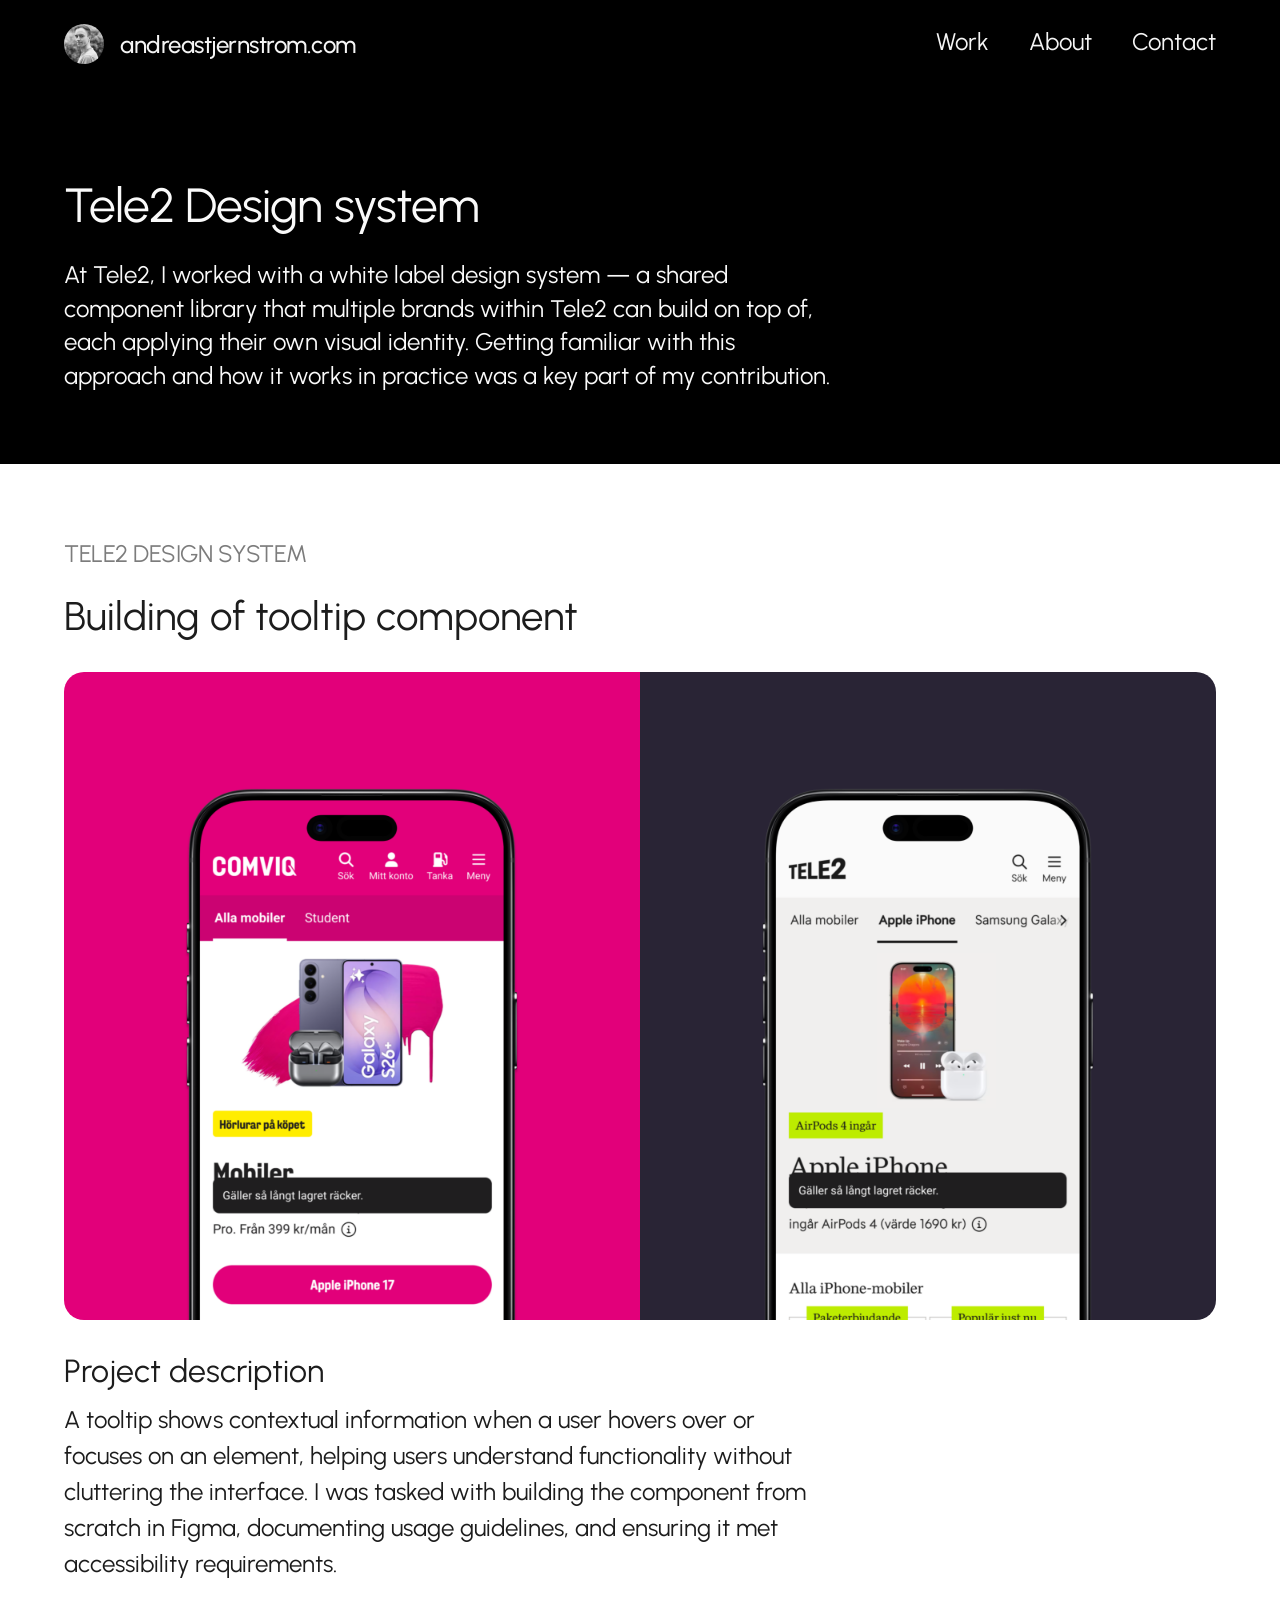
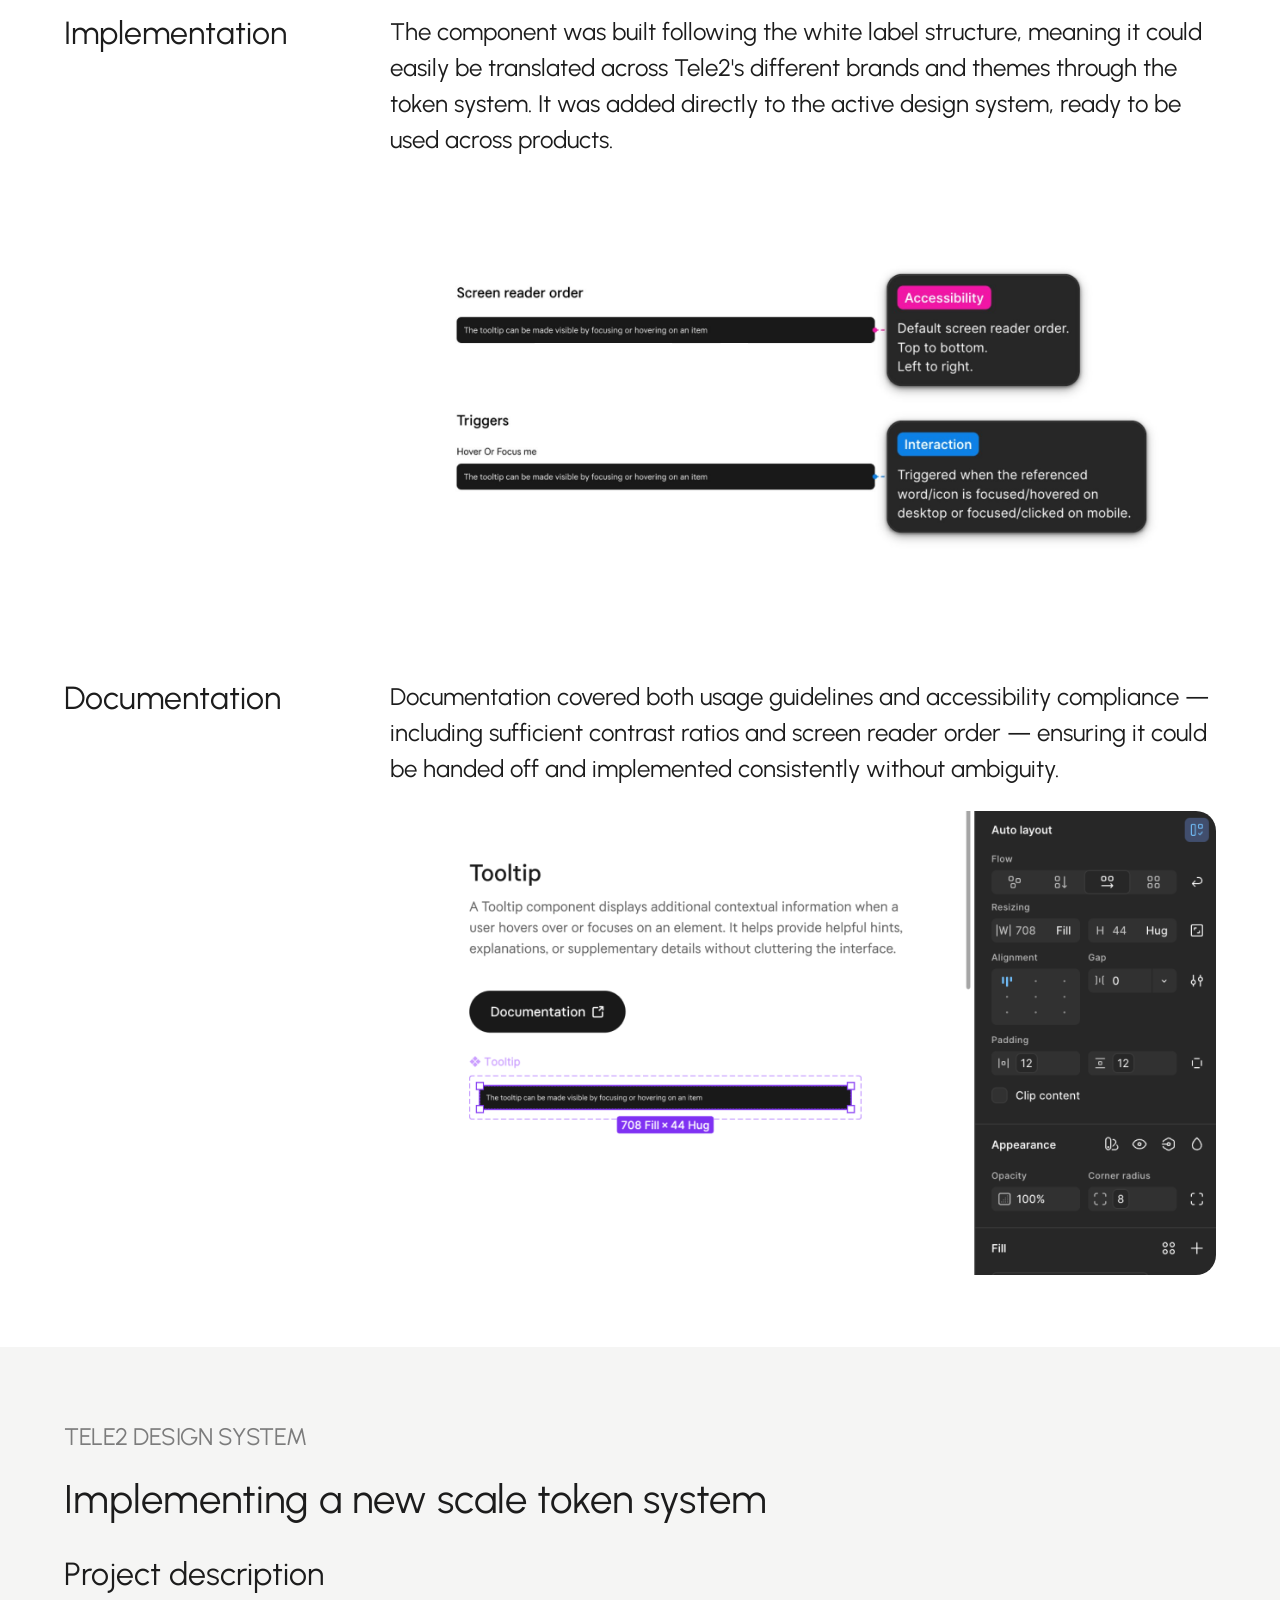
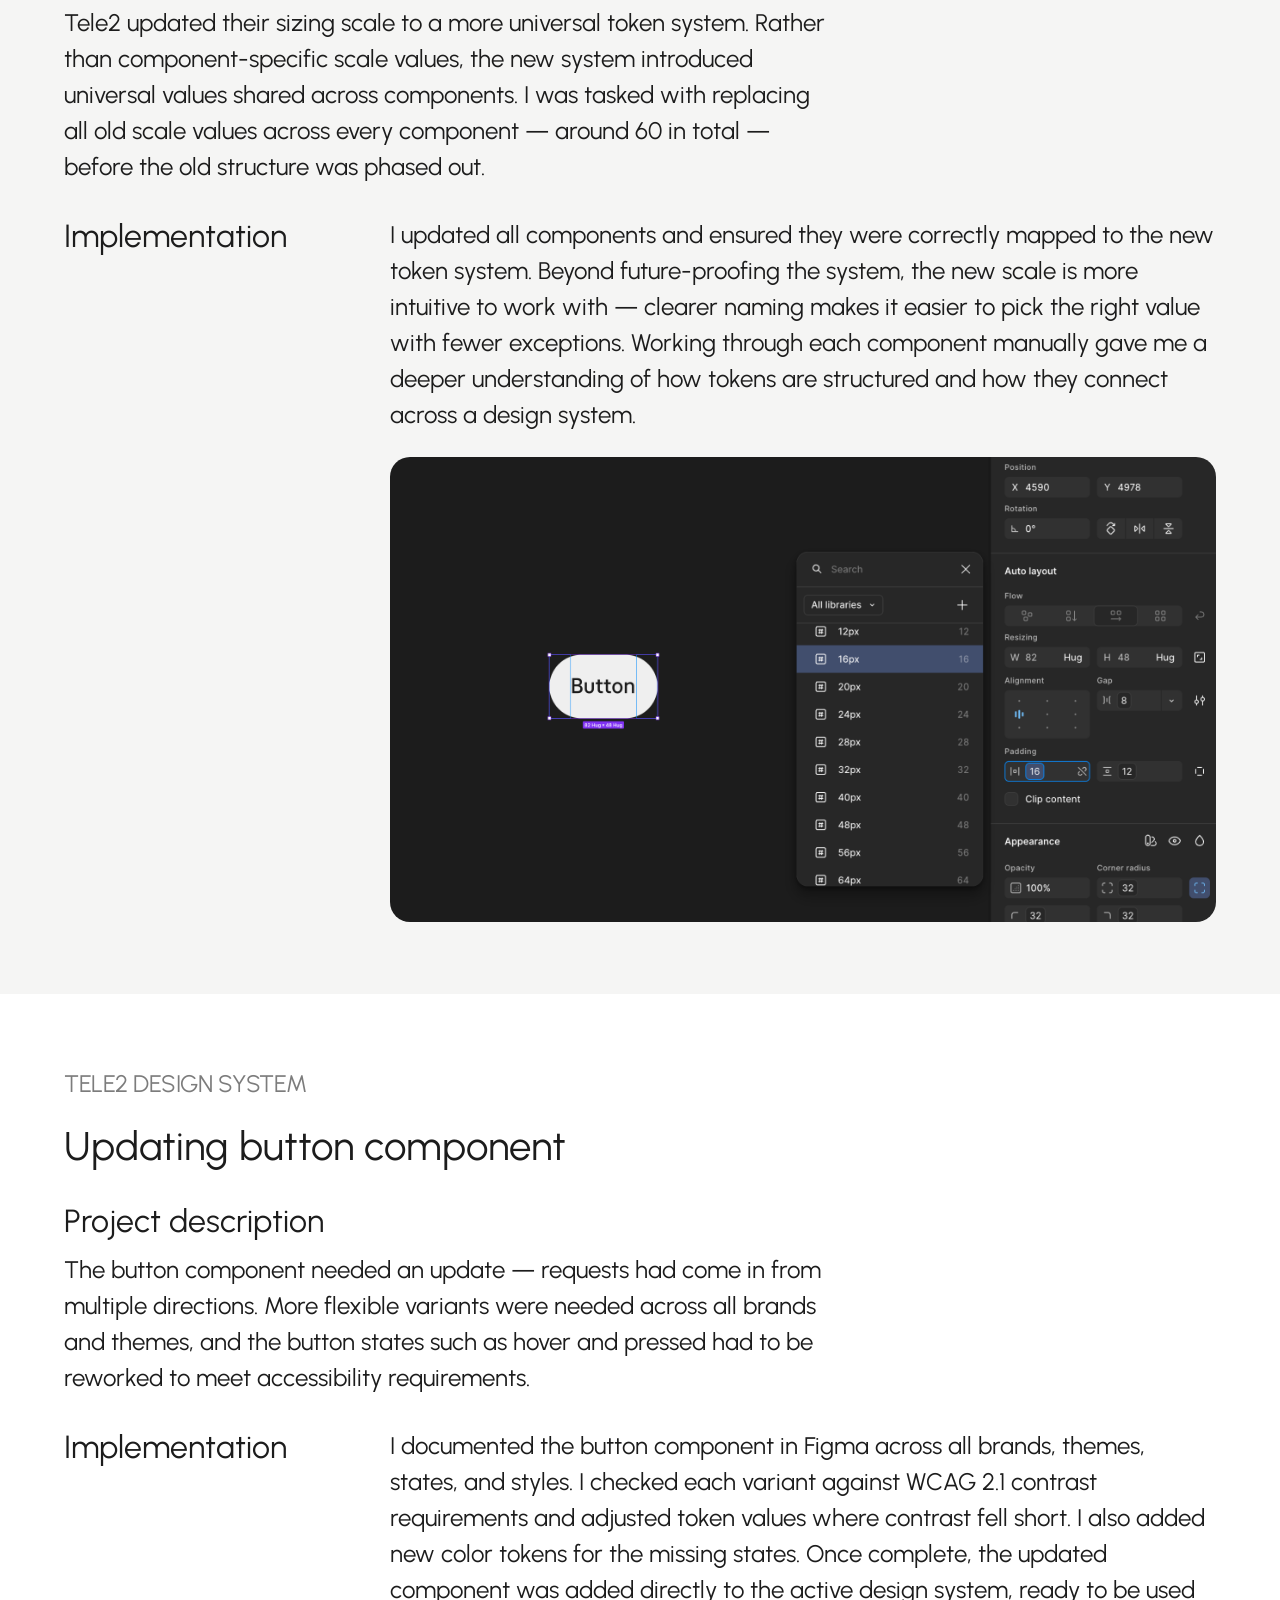
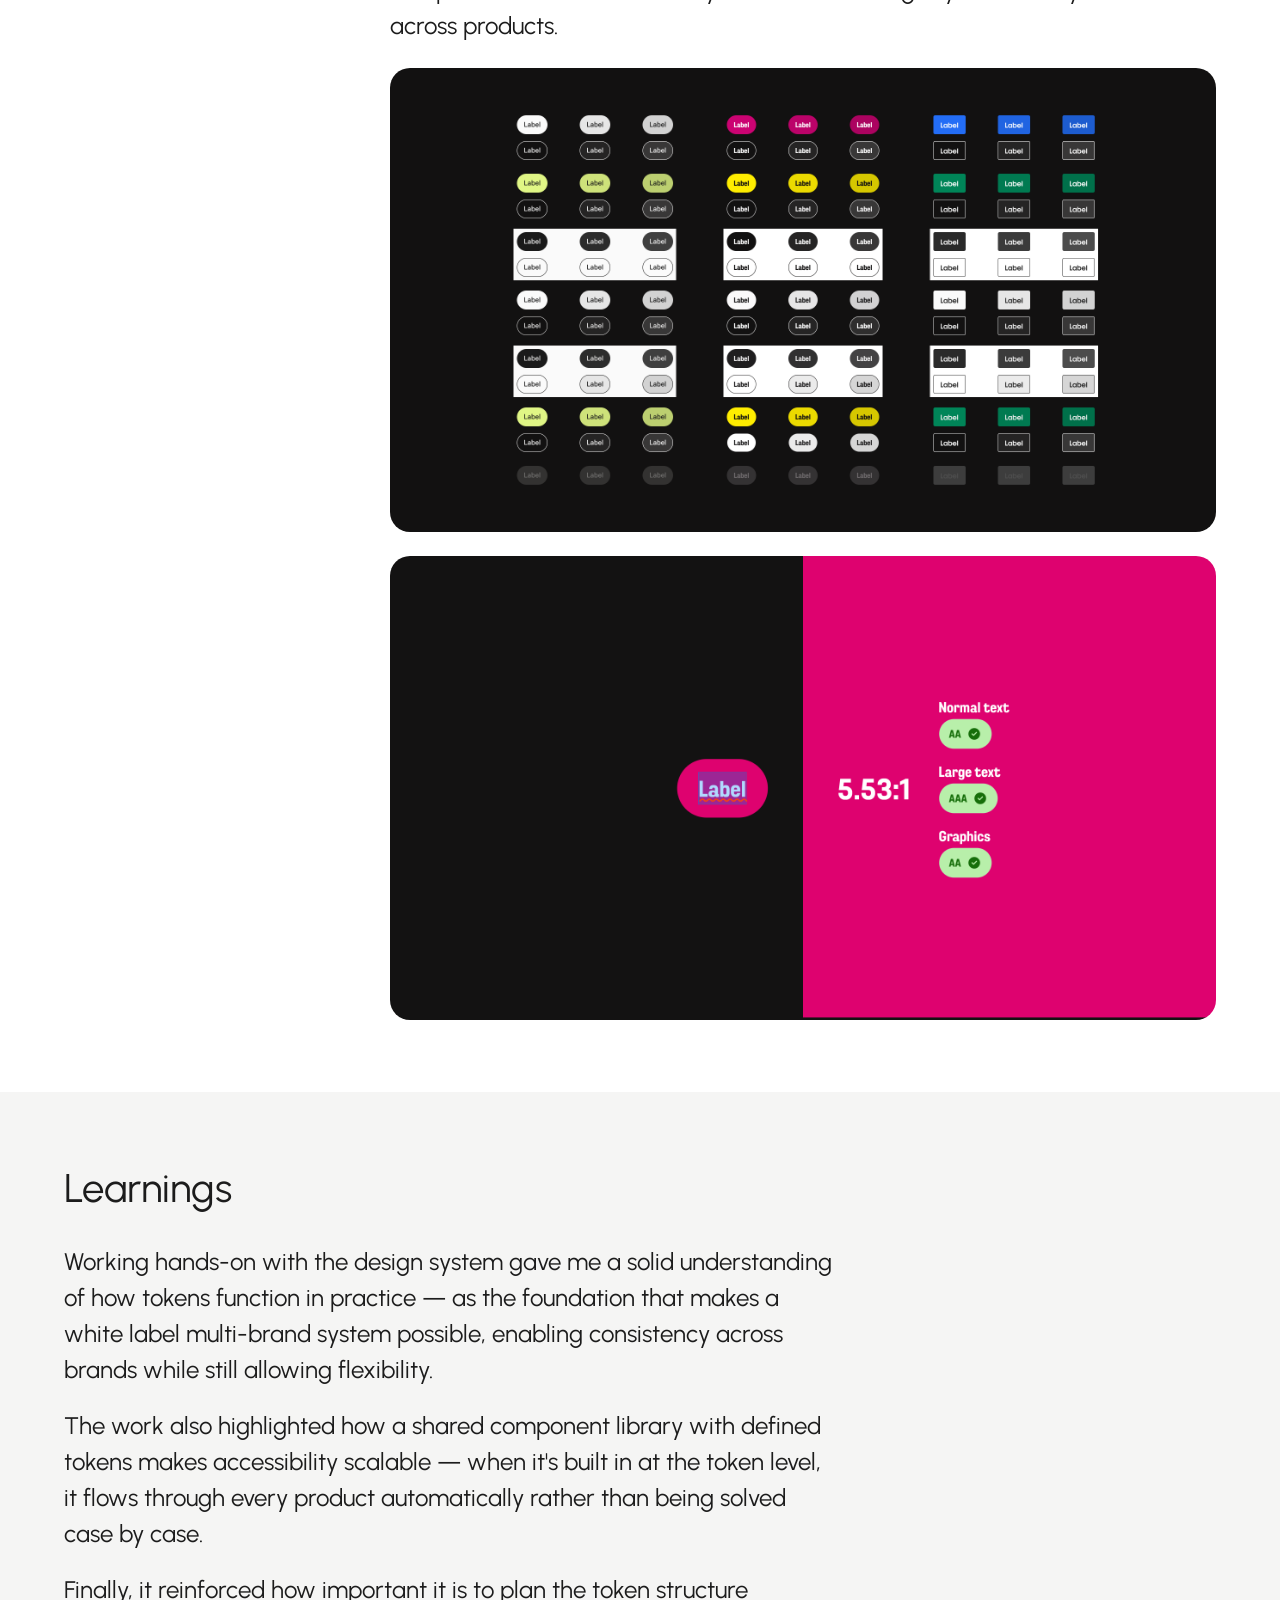
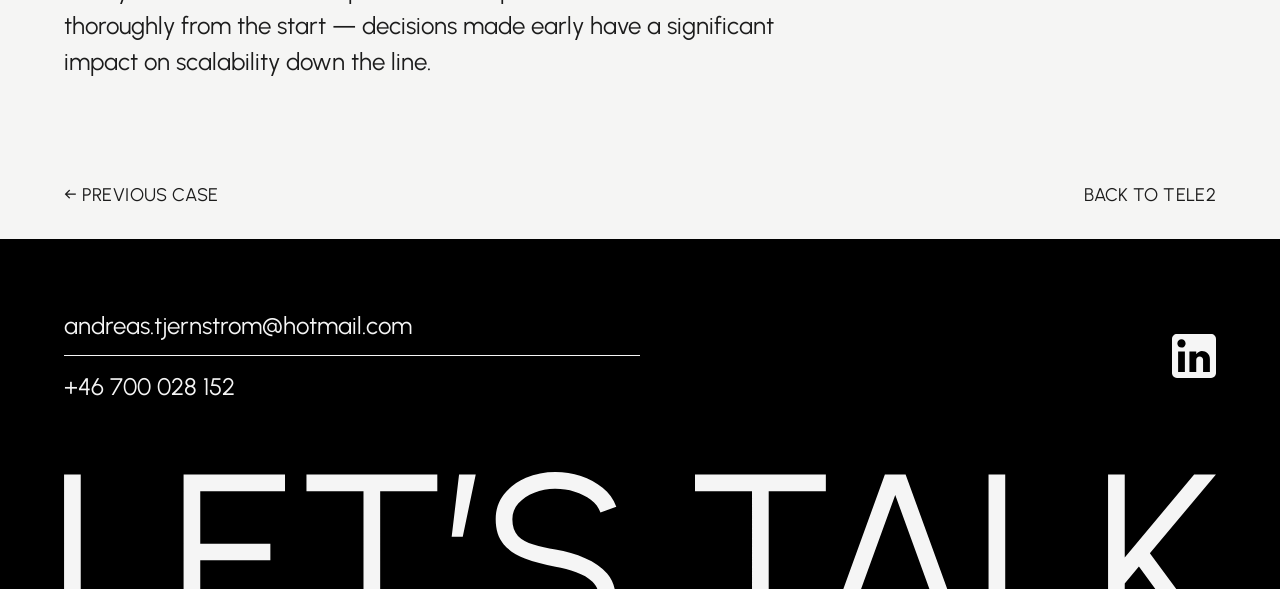
<file: tele2-designsystem.html>
<!DOCTYPE html>
<html lang="en">
<head>
<meta charset="UTF-8" />
<meta name="viewport" content="width=device-width, initial-scale=1" />
<title>Tele2/Designsystem — andreastjernstrom.com</title>
<link rel="preconnect" href="https://fonts.googleapis.com" />
<link rel="preconnect" href="https://fonts.gstatic.com" crossorigin />
<link href="https://fonts.googleapis.com/css2?family=Urbanist:wght@400;500;600&display=swap" rel="stylesheet" />
<link rel="stylesheet" href="styles.css?v=44" />
</head>
<body>

<nav class="nav">
  <a href="index.html" class="nav__logo">
    <img class="nav__avatar" src="images/andreas-avatar-nav.jpg" alt="" width="40" height="40" />
    andreastjernstrom.com
  </a>
  <button class="nav__toggle" aria-label="Toggle menu" aria-expanded="false">
    <span></span><span></span>
    <svg class="nav__toggle-close" viewBox="0 0 20 20" width="20" height="20" fill="none" aria-hidden="true"><line x1="3" y1="3" x2="17" y2="17" stroke="currentColor" stroke-width="2" stroke-linecap="round"/><line x1="17" y1="3" x2="3" y2="17" stroke="currentColor" stroke-width="2" stroke-linecap="round"/></svg>
  </button>
<ul class="nav__links">
    <li><a href="index.html">Work</a></li>
    <li><a href="about.html">About</a></li>
    <li><a href="contact.html">Contact</a></li>
  </ul>
</nav>

<header class="case-hero case-hero--compact case-hero--dark">
  <h1>Tele2 Design system</h1>
  <p class="case-hero__lede">At Tele2, I worked with a white label design system — a shared component library that multiple brands within Tele2 can build on top of, each applying their own visual identity. Getting familiar with this approach and how it works in practice was a key part of my contribution.</p>
</header>

<section class="case-section">
  <div class="case-section__inner">
    <p class="case-hero__eyebrow">Tele2 Design system</p>
    <h2 class="case-section__block-title">Building of tooltip component</h2>
  </div>

  <div class="case-image-full" style="margin: 32px 0;">
    <img src="images/tele2-designsystem-tooltip-1.png" alt="Tooltip component" />
  </div>

  <div class="case-section__inner">
    <h3>Project description</h3>
    <p>A tooltip shows contextual information when a user hovers over or focuses on an element, helping users understand functionality without cluttering the interface. I was tasked with building the component from scratch in Figma, documenting usage guidelines, and ensuring it met accessibility requirements.</p>

    <div class="case-split">
      <h4 class="case-split__label">Implementation</h4>
      <div class="case-split__content">
        <p>The component was built following the white label structure, meaning it could easily be translated across Tele2's different brands and themes through the token system. It was added directly to the active design system, ready to be used across products.</p>
        <img src="images/tele2-designsystem-tooltip-2.png" alt="Tooltip variants across brands" loading="lazy" />
      </div>
    </div>

    <div class="case-split">
      <h4 class="case-split__label">Documentation</h4>
      <div class="case-split__content">
        <p>Documentation covered both usage guidelines and accessibility compliance — including sufficient contrast ratios and screen reader order — ensuring it could be handed off and implemented consistently without ambiguity.</p>
        <img src="images/tele2-designsystem-tooltip-docs.png" alt="Tooltip documentation" loading="lazy" />
      </div>
    </div>
  </div>
</section>

<section class="case-section case-section--alt">
  <div class="case-section__inner">
    <p class="case-hero__eyebrow">Tele2 Design system</p>
    <h2 class="case-section__block-title">Implementing a new scale token system</h2>
    <h3>Project description</h3>
    <p>Tele2 updated their sizing scale to a more universal token system. Rather than component-specific scale values, the new system introduced universal values shared across components. I was tasked with replacing all old scale values across every component — around 60 in total — before the old structure was phased out.</p>

    <div class="case-split">
      <h4 class="case-split__label">Implementation</h4>
      <div class="case-split__content">
        <p>I updated all components and ensured they were correctly mapped to the new token system. Beyond future-proofing the system, the new scale is more intuitive to work with — clearer naming makes it easier to pick the right value with fewer exceptions. Working through each component manually gave me a deeper understanding of how tokens are structured and how they connect across a design system.</p>
        <img src="images/tele2-designsystem-scale-tokens.png" alt="Scale token system" loading="lazy" />
      </div>
    </div>
  </div>
</section>

<section class="case-section">
  <div class="case-section__inner">
    <p class="case-hero__eyebrow">Tele2 Design system</p>
    <h2 class="case-section__block-title">Updating button component</h2>
    <h3>Project description</h3>
    <p>The button component needed an update — requests had come in from multiple directions. More flexible variants were needed across all brands and themes, and the button states such as hover and pressed had to be reworked to meet accessibility requirements.</p>

    <div class="case-split">
      <h4 class="case-split__label">Implementation</h4>
      <div class="case-split__content">
        <p>I documented the button component in Figma across all brands, themes, states, and styles. I checked each variant against WCAG 2.1 contrast requirements and adjusted token values where contrast fell short. I also added new color tokens for the missing states. Once complete, the updated component was added directly to the active design system, ready to be used across products.</p>
        <img src="images/tele2-designsystem-buttons.png" alt="Button component variants" loading="lazy" />
        <img src="images/tele2-designsystem-contrast-check.png" alt="Button contrast check" loading="lazy" />
      </div>
    </div>
  </div>
</section>

<section class="case-section case-section--alt">
  <div class="case-section__inner">
    <h2>Learnings</h2>
    <p>Working hands-on with the design system gave me a solid understanding of how tokens function in practice — as the foundation that makes a white label multi-brand system possible, enabling consistency across brands while still allowing flexibility.</p>
    <p>The work also highlighted how a shared component library with defined tokens makes accessibility scalable — when it's built in at the token level, it flows through every product automatically rather than being solved case by case.</p>
    <p>Finally, it reinforced how important it is to plan the token structure thoroughly from the start — decisions made early have a significant impact on scalability down the line.</p>
  </div>
</section>

<nav class="case-nav">
  <a href="tele2-broadband.html">← Previous case</a>
  <a href="tele2.html">Back to Tele2</a>
</nav>

<section class="contact" id="contact">
  <div class="contact__details">
    <ul class="contact__list">
      <li><a href="mailto:andreas.tjernstrom@hotmail.com">andreas.tjernstrom@hotmail.com</a></li>
      <li class="contact__divider" aria-hidden="true"></li>
      <li><a href="tel:+46700028152">+46 700 028 152</a></li>
      <li class="contact__divider contact__divider--mobile-only" aria-hidden="true"></li>
    </ul>
    <a class="social" href="https://www.linkedin.com/in/andreastjernstrom" target="_blank" rel="noopener" aria-label="LinkedIn">
      <svg viewBox="0 0 44 44" fill="none" xmlns="http://www.w3.org/2000/svg"><path d="M39.1111 0C40.4077 0 41.6512 0.515078 42.5681 1.43192C43.4849 2.34877 44 3.59227 44 4.88889V39.1111C44 40.4077 43.4849 41.6512 42.5681 42.5681C41.6512 43.4849 40.4077 44 39.1111 44H4.88889C3.59227 44 2.34877 43.4849 1.43192 42.5681C0.515078 41.6512 0 40.4077 0 39.1111V4.88889C0 3.59227 0.515078 2.34877 1.43192 1.43192C2.34877 0.515078 3.59227 0 4.88889 0H39.1111ZM37.8889 37.8889V24.9333C37.8889 22.8199 37.0493 20.7929 35.5549 19.2985C34.0604 17.804 32.0335 16.9644 29.92 16.9644C27.8422 16.9644 25.4222 18.2356 24.2489 20.1422V17.4289H17.4289V37.8889H24.2489V25.8378C24.2489 23.9556 25.7644 22.4156 27.6467 22.4156C28.5543 22.4156 29.4248 22.7761 30.0665 23.4179C30.7083 24.0597 31.0689 24.9301 31.0689 25.8378V37.8889H37.8889ZM9.48444 13.5911C10.5736 13.5911 11.6181 13.1584 12.3883 12.3883C13.1584 11.6181 13.5911 10.5736 13.5911 9.48444C13.5911 7.21111 11.7578 5.35333 9.48444 5.35333C8.38881 5.35333 7.33804 5.78857 6.56331 6.56331C5.78857 7.33804 5.35333 8.38881 5.35333 9.48444C5.35333 11.7578 7.21111 13.5911 9.48444 13.5911ZM12.8822 37.8889V17.4289H6.11111V37.8889H12.8822Z" fill="#F5F5F5"/></svg>
    </a>
  </div>
  <div class="footer-wordmark">
    <svg class="footer-wordmark__desktop" width="1270" height="129" viewBox="0 0 1270 129" fill="none" xmlns="http://www.w3.org/2000/svg" role="img" aria-label="Let's talk"><path d="M18.376 129H0V2.76074H18.376V129ZM243.604 21.166H150.147V79.0107H227.459V97.416H150.147V129H131.771V2.76074H243.604V21.166ZM411.52 21.166H348.515V129H330.139V21.166H267.266V2.76074H411.52V21.166ZM541.794 0C551.332 1.29183e-05 560.651 1.48987 569.752 4.46973C578.853 7.44962 586.859 11.7885 593.772 17.4854C600.773 23.1821 605.805 30.1494 608.867 38.3877L591.41 44.6982C589.485 39.1767 585.94 34.4882 580.777 30.6318C575.702 26.6879 569.752 23.7072 562.927 21.6914C556.101 19.588 549.057 18.5371 541.794 18.5371C533.481 18.4495 525.693 19.8509 518.43 22.7432C511.254 25.5477 505.435 29.492 500.973 34.5752C496.51 39.5708 494.278 45.443 494.278 52.1914C494.278 60.0793 496.334 66.1713 500.447 70.4658C504.647 74.6726 510.335 77.8272 517.511 79.9307C524.686 82.0341 532.781 83.9188 541.794 85.584C553.52 87.5998 564.414 90.7553 574.478 95.0498C584.541 99.2567 592.635 104.91 598.761 112.009C603.009 116.871 605.782 122.535 607.084 129H588C586.843 125.978 585.049 123.294 582.615 120.948C577.977 116.478 571.983 112.972 564.633 110.431C557.37 107.801 549.757 105.786 541.794 104.384C529.281 102.193 518.036 99.213 508.061 95.4443C498.172 91.6757 490.34 86.3733 484.564 79.5371C478.789 72.6133 475.901 63.4974 475.901 52.1914C475.901 41.5867 478.965 32.3842 485.09 24.584C491.215 16.7837 499.266 10.7359 509.241 6.44141C519.304 2.14686 530.156 0 541.794 0ZM839.905 21.166H776.901V129H758.525V21.166H695.652V2.76074H839.905V21.166ZM973.756 129H859.177L905.002 2.76074H927.841L973.756 129ZM1037.68 129H1019.31V2.76074H1037.68V129ZM1169.46 94.2607L1245.98 2.76074H1270L1197.15 89.6592L1226.28 129H1203.2L1185.08 104.121L1169.46 122.92V129H1151.08V2.76074H1169.46V94.2607ZM878.75 128.968H954.093L916.421 25.373L878.75 128.968ZM439.578 71.3857H427.371L435.509 2.76074H453.885L439.578 71.3857Z" fill="#F5F5F5"/></svg>
    <div class="footer-wordmark__mobile">
      <div class="footer-wordmark__track">
        <svg viewBox="0 0 1270 129" fill="none" xmlns="http://www.w3.org/2000/svg"><path d="M18.376 129H0V2.76074H18.376V129ZM243.604 21.166H150.147V79.0107H227.459V97.416H150.147V129H131.771V2.76074H243.604V21.166ZM411.52 21.166H348.515V129H330.139V21.166H267.266V2.76074H411.52V21.166ZM541.794 0C551.332 1.29183e-05 560.651 1.48987 569.752 4.46973C578.853 7.44962 586.859 11.7885 593.772 17.4854C600.773 23.1821 605.805 30.1494 608.867 38.3877L591.41 44.6982C589.485 39.1767 585.94 34.4882 580.777 30.6318C575.702 26.6879 569.752 23.7072 562.927 21.6914C556.101 19.588 549.057 18.5371 541.794 18.5371C533.481 18.4495 525.693 19.8509 518.43 22.7432C511.254 25.5477 505.435 29.492 500.973 34.5752C496.51 39.5708 494.278 45.443 494.278 52.1914C494.278 60.0793 496.334 66.1713 500.447 70.4658C504.647 74.6726 510.335 77.8272 517.511 79.9307C524.686 82.0341 532.781 83.9188 541.794 85.584C553.52 87.5998 564.414 90.7553 574.478 95.0498C584.541 99.2567 592.635 104.91 598.761 112.009C603.009 116.871 605.782 122.535 607.084 129H588C586.843 125.978 585.049 123.294 582.615 120.948C577.977 116.478 571.983 112.972 564.633 110.431C557.37 107.801 549.757 105.786 541.794 104.384C529.281 102.193 518.036 99.213 508.061 95.4443C498.172 91.6757 490.34 86.3733 484.564 79.5371C478.789 72.6133 475.901 63.4974 475.901 52.1914C475.901 41.5867 478.965 32.3842 485.09 24.584C491.215 16.7837 499.266 10.7359 509.241 6.44141C519.304 2.14686 530.156 0 541.794 0ZM839.905 21.166H776.901V129H758.525V21.166H695.652V2.76074H839.905V21.166ZM973.756 129H859.177L905.002 2.76074H927.841L973.756 129ZM1037.68 129H1019.31V2.76074H1037.68V129ZM1169.46 94.2607L1245.98 2.76074H1270L1197.15 89.6592L1226.28 129H1203.2L1185.08 104.121L1169.46 122.92V129H1151.08V2.76074H1169.46V94.2607ZM878.75 128.968H954.093L916.421 25.373L878.75 128.968ZM439.578 71.3857H427.371L435.509 2.76074H453.885L439.578 71.3857Z" fill="#F5F5F5"/></svg>
        <svg aria-hidden="true" viewBox="0 0 1270 129" fill="none" xmlns="http://www.w3.org/2000/svg"><path d="M18.376 129H0V2.76074H18.376V129ZM243.604 21.166H150.147V79.0107H227.459V97.416H150.147V129H131.771V2.76074H243.604V21.166ZM411.52 21.166H348.515V129H330.139V21.166H267.266V2.76074H411.52V21.166ZM541.794 0C551.332 1.29183e-05 560.651 1.48987 569.752 4.46973C578.853 7.44962 586.859 11.7885 593.772 17.4854C600.773 23.1821 605.805 30.1494 608.867 38.3877L591.41 44.6982C589.485 39.1767 585.94 34.4882 580.777 30.6318C575.702 26.6879 569.752 23.7072 562.927 21.6914C556.101 19.588 549.057 18.5371 541.794 18.5371C533.481 18.4495 525.693 19.8509 518.43 22.7432C511.254 25.5477 505.435 29.492 500.973 34.5752C496.51 39.5708 494.278 45.443 494.278 52.1914C494.278 60.0793 496.334 66.1713 500.447 70.4658C504.647 74.6726 510.335 77.8272 517.511 79.9307C524.686 82.0341 532.781 83.9188 541.794 85.584C553.52 87.5998 564.414 90.7553 574.478 95.0498C584.541 99.2567 592.635 104.91 598.761 112.009C603.009 116.871 605.782 122.535 607.084 129H588C586.843 125.978 585.049 123.294 582.615 120.948C577.977 116.478 571.983 112.972 564.633 110.431C557.37 107.801 549.757 105.786 541.794 104.384C529.281 102.193 518.036 99.213 508.061 95.4443C498.172 91.6757 490.34 86.3733 484.564 79.5371C478.789 72.6133 475.901 63.4974 475.901 52.1914C475.901 41.5867 478.965 32.3842 485.09 24.584C491.215 16.7837 499.266 10.7359 509.241 6.44141C519.304 2.14686 530.156 0 541.794 0ZM839.905 21.166H776.901V129H758.525V21.166H695.652V2.76074H839.905V21.166ZM973.756 129H859.177L905.002 2.76074H927.841L973.756 129ZM1037.68 129H1019.31V2.76074H1037.68V129ZM1169.46 94.2607L1245.98 2.76074H1270L1197.15 89.6592L1226.28 129H1203.2L1185.08 104.121L1169.46 122.92V129H1151.08V2.76074H1169.46V94.2607ZM878.75 128.968H954.093L916.421 25.373L878.75 128.968ZM439.578 71.3857H427.371L435.509 2.76074H453.885L439.578 71.3857Z" fill="#F5F5F5"/></svg>
      </div>
    </div>
  </div>
</section>


<script src="script.js?v=44"></script>
</body>
</html>
</file>
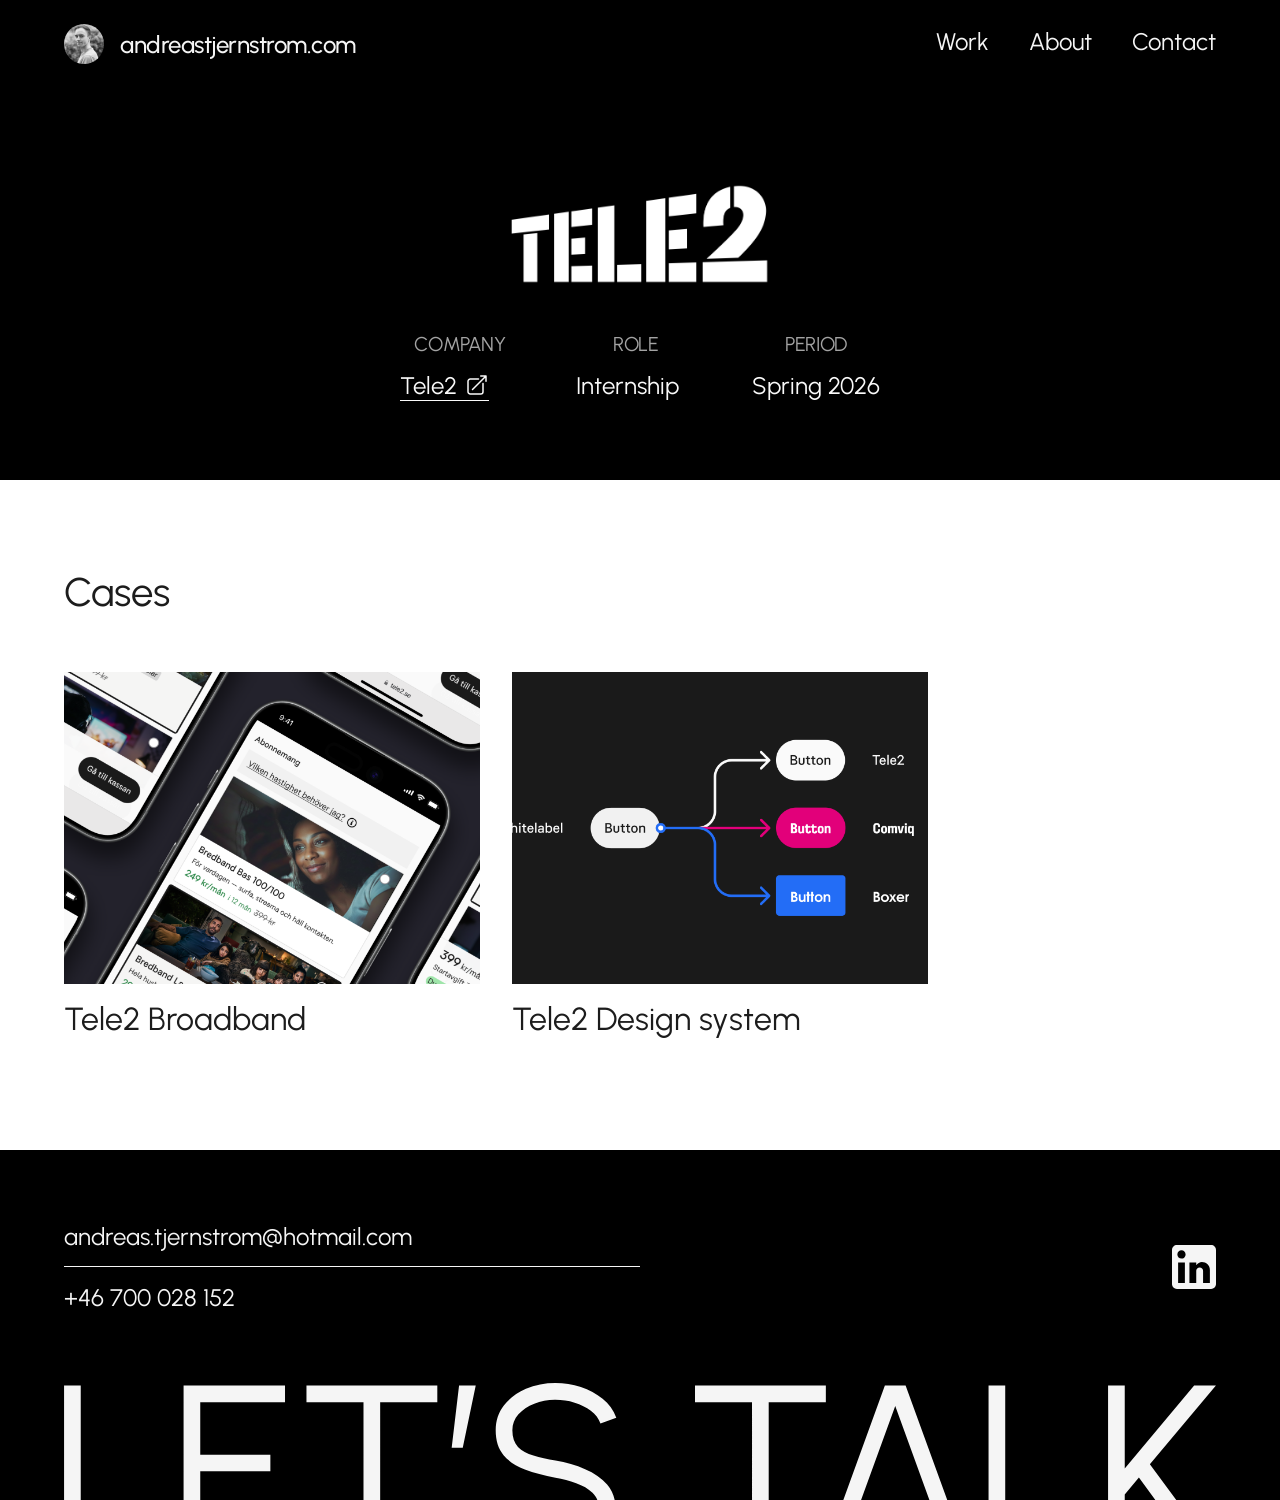
<file: tele2.html>
<!DOCTYPE html>
<html lang="en">
<head>
<meta charset="UTF-8" />
<meta name="viewport" content="width=device-width, initial-scale=1" />
<title>Tele2 — andreastjernstrom.com</title>
<link rel="preconnect" href="https://fonts.googleapis.com" />
<link rel="preconnect" href="https://fonts.gstatic.com" crossorigin />
<link href="https://fonts.googleapis.com/css2?family=Urbanist:wght@400;500;600&display=swap" rel="stylesheet" />
<link rel="stylesheet" href="styles.css?v=44" />
</head>
<body>

<nav class="nav">
  <a href="index.html" class="nav__logo">
    <img class="nav__avatar" src="images/andreas-avatar-nav.jpg" alt="" width="40" height="40" />
    andreastjernstrom.com
  </a>
  <button class="nav__toggle" aria-label="Toggle menu" aria-expanded="false">
    <span></span><span></span>
    <svg class="nav__toggle-close" viewBox="0 0 20 20" width="20" height="20" fill="none" aria-hidden="true"><line x1="3" y1="3" x2="17" y2="17" stroke="currentColor" stroke-width="2" stroke-linecap="round"/><line x1="17" y1="3" x2="3" y2="17" stroke="currentColor" stroke-width="2" stroke-linecap="round"/></svg>
  </button>
<ul class="nav__links">
    <li><a href="index.html">Work</a></li>
    <li><a href="about.html">About</a></li>
    <li><a href="contact.html">Contact</a></li>
  </ul>
</nav>

<header class="case-index-hero case-index-hero--dark">
  <img class="case-logo" src="images/tele2-logo.png" alt="Tele2 logo" />
  <div class="meta-grid">
    <div class="meta-grid__item">
      <span class="meta-grid__label">Company</span>
      <span class="meta-grid__value"><a href="https://www.tele2.com/" target="_blank" rel="noopener">Tele2<svg class="link-icon" viewBox="0 0 24 24" width="24" height="24" fill="none" stroke="currentColor" stroke-width="1.5" aria-hidden="true"><path stroke-linecap="round" stroke-linejoin="round" d="M13.5 6H5.25A2.25 2.25 0 0 0 3 8.25v10.5A2.25 2.25 0 0 0 5.25 21h10.5A2.25 2.25 0 0 0 18 18.75V10.5m-10.5 6L21 3m0 0h-5.25M21 3v5.25" /></svg></a></span>
    </div>
    <div class="meta-grid__item">
      <span class="meta-grid__label">Role</span>
      <span class="meta-grid__value">Internship</span>
    </div>
    <div class="meta-grid__item">
      <span class="meta-grid__label">Period</span>
      <span class="meta-grid__value">Spring 2026</span>
    </div>
  </div>
</header>

<section class="subcases">
  <h2>Cases</h2>
  <div class="subcases__grid">
    <a class="subcase-card" href="tele2-broadband.html">
      <div class="subcase-card__image">
        <img src="images/tele2-broadband-card.png" alt="Tele2 Broadband" loading="lazy" />
      </div>
      <div class="subcase-card__title">Tele2 Broadband</div>
    </a>
    <a class="subcase-card" href="tele2-designsystem.html">
      <div class="subcase-card__image">
        <img src="images/tele2-designsystem-card.png" alt="Tele2 Design system" loading="lazy" />
      </div>
      <div class="subcase-card__title">Tele2 Design system</div>
    </a>
  </div>
</section>

<section class="contact" id="contact">
  <div class="contact__details">
    <ul class="contact__list">
      <li><a href="mailto:andreas.tjernstrom@hotmail.com">andreas.tjernstrom@hotmail.com</a></li>
      <li class="contact__divider" aria-hidden="true"></li>
      <li><a href="tel:+46700028152">+46 700 028 152</a></li>
      <li class="contact__divider contact__divider--mobile-only" aria-hidden="true"></li>
    </ul>
    <a class="social" href="https://www.linkedin.com/in/andreastjernstrom" target="_blank" rel="noopener" aria-label="LinkedIn">
      <svg viewBox="0 0 44 44" fill="none" xmlns="http://www.w3.org/2000/svg"><path d="M39.1111 0C40.4077 0 41.6512 0.515078 42.5681 1.43192C43.4849 2.34877 44 3.59227 44 4.88889V39.1111C44 40.4077 43.4849 41.6512 42.5681 42.5681C41.6512 43.4849 40.4077 44 39.1111 44H4.88889C3.59227 44 2.34877 43.4849 1.43192 42.5681C0.515078 41.6512 0 40.4077 0 39.1111V4.88889C0 3.59227 0.515078 2.34877 1.43192 1.43192C2.34877 0.515078 3.59227 0 4.88889 0H39.1111ZM37.8889 37.8889V24.9333C37.8889 22.8199 37.0493 20.7929 35.5549 19.2985C34.0604 17.804 32.0335 16.9644 29.92 16.9644C27.8422 16.9644 25.4222 18.2356 24.2489 20.1422V17.4289H17.4289V37.8889H24.2489V25.8378C24.2489 23.9556 25.7644 22.4156 27.6467 22.4156C28.5543 22.4156 29.4248 22.7761 30.0665 23.4179C30.7083 24.0597 31.0689 24.9301 31.0689 25.8378V37.8889H37.8889ZM9.48444 13.5911C10.5736 13.5911 11.6181 13.1584 12.3883 12.3883C13.1584 11.6181 13.5911 10.5736 13.5911 9.48444C13.5911 7.21111 11.7578 5.35333 9.48444 5.35333C8.38881 5.35333 7.33804 5.78857 6.56331 6.56331C5.78857 7.33804 5.35333 8.38881 5.35333 9.48444C5.35333 11.7578 7.21111 13.5911 9.48444 13.5911ZM12.8822 37.8889V17.4289H6.11111V37.8889H12.8822Z" fill="#F5F5F5"/></svg>
    </a>
  </div>
  <div class="footer-wordmark">
    <svg class="footer-wordmark__desktop" width="1270" height="129" viewBox="0 0 1270 129" fill="none" xmlns="http://www.w3.org/2000/svg" role="img" aria-label="Let's talk"><path d="M18.376 129H0V2.76074H18.376V129ZM243.604 21.166H150.147V79.0107H227.459V97.416H150.147V129H131.771V2.76074H243.604V21.166ZM411.52 21.166H348.515V129H330.139V21.166H267.266V2.76074H411.52V21.166ZM541.794 0C551.332 1.29183e-05 560.651 1.48987 569.752 4.46973C578.853 7.44962 586.859 11.7885 593.772 17.4854C600.773 23.1821 605.805 30.1494 608.867 38.3877L591.41 44.6982C589.485 39.1767 585.94 34.4882 580.777 30.6318C575.702 26.6879 569.752 23.7072 562.927 21.6914C556.101 19.588 549.057 18.5371 541.794 18.5371C533.481 18.4495 525.693 19.8509 518.43 22.7432C511.254 25.5477 505.435 29.492 500.973 34.5752C496.51 39.5708 494.278 45.443 494.278 52.1914C494.278 60.0793 496.334 66.1713 500.447 70.4658C504.647 74.6726 510.335 77.8272 517.511 79.9307C524.686 82.0341 532.781 83.9188 541.794 85.584C553.52 87.5998 564.414 90.7553 574.478 95.0498C584.541 99.2567 592.635 104.91 598.761 112.009C603.009 116.871 605.782 122.535 607.084 129H588C586.843 125.978 585.049 123.294 582.615 120.948C577.977 116.478 571.983 112.972 564.633 110.431C557.37 107.801 549.757 105.786 541.794 104.384C529.281 102.193 518.036 99.213 508.061 95.4443C498.172 91.6757 490.34 86.3733 484.564 79.5371C478.789 72.6133 475.901 63.4974 475.901 52.1914C475.901 41.5867 478.965 32.3842 485.09 24.584C491.215 16.7837 499.266 10.7359 509.241 6.44141C519.304 2.14686 530.156 0 541.794 0ZM839.905 21.166H776.901V129H758.525V21.166H695.652V2.76074H839.905V21.166ZM973.756 129H859.177L905.002 2.76074H927.841L973.756 129ZM1037.68 129H1019.31V2.76074H1037.68V129ZM1169.46 94.2607L1245.98 2.76074H1270L1197.15 89.6592L1226.28 129H1203.2L1185.08 104.121L1169.46 122.92V129H1151.08V2.76074H1169.46V94.2607ZM878.75 128.968H954.093L916.421 25.373L878.75 128.968ZM439.578 71.3857H427.371L435.509 2.76074H453.885L439.578 71.3857Z" fill="#F5F5F5"/></svg>
    <div class="footer-wordmark__mobile">
      <div class="footer-wordmark__track">
        <svg viewBox="0 0 1270 129" fill="none" xmlns="http://www.w3.org/2000/svg"><path d="M18.376 129H0V2.76074H18.376V129ZM243.604 21.166H150.147V79.0107H227.459V97.416H150.147V129H131.771V2.76074H243.604V21.166ZM411.52 21.166H348.515V129H330.139V21.166H267.266V2.76074H411.52V21.166ZM541.794 0C551.332 1.29183e-05 560.651 1.48987 569.752 4.46973C578.853 7.44962 586.859 11.7885 593.772 17.4854C600.773 23.1821 605.805 30.1494 608.867 38.3877L591.41 44.6982C589.485 39.1767 585.94 34.4882 580.777 30.6318C575.702 26.6879 569.752 23.7072 562.927 21.6914C556.101 19.588 549.057 18.5371 541.794 18.5371C533.481 18.4495 525.693 19.8509 518.43 22.7432C511.254 25.5477 505.435 29.492 500.973 34.5752C496.51 39.5708 494.278 45.443 494.278 52.1914C494.278 60.0793 496.334 66.1713 500.447 70.4658C504.647 74.6726 510.335 77.8272 517.511 79.9307C524.686 82.0341 532.781 83.9188 541.794 85.584C553.52 87.5998 564.414 90.7553 574.478 95.0498C584.541 99.2567 592.635 104.91 598.761 112.009C603.009 116.871 605.782 122.535 607.084 129H588C586.843 125.978 585.049 123.294 582.615 120.948C577.977 116.478 571.983 112.972 564.633 110.431C557.37 107.801 549.757 105.786 541.794 104.384C529.281 102.193 518.036 99.213 508.061 95.4443C498.172 91.6757 490.34 86.3733 484.564 79.5371C478.789 72.6133 475.901 63.4974 475.901 52.1914C475.901 41.5867 478.965 32.3842 485.09 24.584C491.215 16.7837 499.266 10.7359 509.241 6.44141C519.304 2.14686 530.156 0 541.794 0ZM839.905 21.166H776.901V129H758.525V21.166H695.652V2.76074H839.905V21.166ZM973.756 129H859.177L905.002 2.76074H927.841L973.756 129ZM1037.68 129H1019.31V2.76074H1037.68V129ZM1169.46 94.2607L1245.98 2.76074H1270L1197.15 89.6592L1226.28 129H1203.2L1185.08 104.121L1169.46 122.92V129H1151.08V2.76074H1169.46V94.2607ZM878.75 128.968H954.093L916.421 25.373L878.75 128.968ZM439.578 71.3857H427.371L435.509 2.76074H453.885L439.578 71.3857Z" fill="#F5F5F5"/></svg>
        <svg aria-hidden="true" viewBox="0 0 1270 129" fill="none" xmlns="http://www.w3.org/2000/svg"><path d="M18.376 129H0V2.76074H18.376V129ZM243.604 21.166H150.147V79.0107H227.459V97.416H150.147V129H131.771V2.76074H243.604V21.166ZM411.52 21.166H348.515V129H330.139V21.166H267.266V2.76074H411.52V21.166ZM541.794 0C551.332 1.29183e-05 560.651 1.48987 569.752 4.46973C578.853 7.44962 586.859 11.7885 593.772 17.4854C600.773 23.1821 605.805 30.1494 608.867 38.3877L591.41 44.6982C589.485 39.1767 585.94 34.4882 580.777 30.6318C575.702 26.6879 569.752 23.7072 562.927 21.6914C556.101 19.588 549.057 18.5371 541.794 18.5371C533.481 18.4495 525.693 19.8509 518.43 22.7432C511.254 25.5477 505.435 29.492 500.973 34.5752C496.51 39.5708 494.278 45.443 494.278 52.1914C494.278 60.0793 496.334 66.1713 500.447 70.4658C504.647 74.6726 510.335 77.8272 517.511 79.9307C524.686 82.0341 532.781 83.9188 541.794 85.584C553.52 87.5998 564.414 90.7553 574.478 95.0498C584.541 99.2567 592.635 104.91 598.761 112.009C603.009 116.871 605.782 122.535 607.084 129H588C586.843 125.978 585.049 123.294 582.615 120.948C577.977 116.478 571.983 112.972 564.633 110.431C557.37 107.801 549.757 105.786 541.794 104.384C529.281 102.193 518.036 99.213 508.061 95.4443C498.172 91.6757 490.34 86.3733 484.564 79.5371C478.789 72.6133 475.901 63.4974 475.901 52.1914C475.901 41.5867 478.965 32.3842 485.09 24.584C491.215 16.7837 499.266 10.7359 509.241 6.44141C519.304 2.14686 530.156 0 541.794 0ZM839.905 21.166H776.901V129H758.525V21.166H695.652V2.76074H839.905V21.166ZM973.756 129H859.177L905.002 2.76074H927.841L973.756 129ZM1037.68 129H1019.31V2.76074H1037.68V129ZM1169.46 94.2607L1245.98 2.76074H1270L1197.15 89.6592L1226.28 129H1203.2L1185.08 104.121L1169.46 122.92V129H1151.08V2.76074H1169.46V94.2607ZM878.75 128.968H954.093L916.421 25.373L878.75 128.968ZM439.578 71.3857H427.371L435.509 2.76074H453.885L439.578 71.3857Z" fill="#F5F5F5"/></svg>
      </div>
    </div>
  </div>
</section>


<script src="script.js?v=44"></script>
</body>
</html>
</file>
<file: styles.css>
/* ============================================
   atjernstrom.com — recreated codebase
   ============================================ */

:root {
  --cream: #feffe2;
  --white: #ffffff;
  --off-white: #f7f4f1;
  --ink: #1c1c1c;
  --black: #000000;
  --paper: #fafafa;
  --line: rgba(28, 28, 28, 0.25);

  --font: "Urbanist", sans-serif;

  --nav-h: 88px;
  --container: 1200px;
  --pad: clamp(24px, 5vw, 64px);
}

* {
  box-sizing: border-box;
}

html {
  scroll-behavior: smooth;
  overscroll-behavior-y: none;
}

body {
  margin: 0;
  font-family: var(--font);
  color: var(--ink);
  background: #000000;
  -webkit-font-smoothing: antialiased;
}

a {
  color: inherit;
  text-decoration: none;
}

img {
  max-width: 100%;
  display: block;
}

.container {
  max-width: var(--container);
  margin: 0 auto;
  padding: 0 var(--pad);
}

/* ---------- Nav ---------- */

.nav {
  position: sticky;
  top: 0;
  z-index: 50;
  display: flex;
  align-items: center;
  justify-content: space-between;
  height: var(--nav-h);
  padding: 0 var(--pad);
  background: #000000;
  color: #f5f5f5;
  transition: transform 0.3s ease;
}

/* `transform`, not `margin-top`: a negative margin-top on .nav pulls
   everything after it up too, shrinking the WHOLE document's height by
   --nav-h every time the nav hides, and growing it back every time it
   shows. On a long page, scrolling down near the very bottom hides the
   nav, which shrinks the document and clamps the scroll position down —
   which then reads as scrolling back UP relative to the previous frame,
   which the logic below reacts to by showing the nav again, which grows
   the document and pushes the scroll position back down (relatively),
   which reads as scrolling down again... this feedback loop was rapidly
   toggling .nav--hidden on and off, several times within a handful of
   pixels of scroll, confirmed with a fine-grained scroll scan on a long
   case-study page (the effect is negligible on a short page like the
   homepage, where the bottom of the page is reached in one scroll step,
   not lingered on). Historical note: back when the footer still had a
   JS scroll-reveal (removed in round 22 — the footer is static now, see
   the Contact / footer marquee section below), that reveal logic read
   .contact's position on every scroll frame, so this same oscillation
   showed up as the footer's own lock flickering in and out right as it
   approached the bottom of the page — confirming the nav was the actual
   bug, not anything about the footer logic itself. `transform` renders the
   slide-up-and-hide purely visually, without moving or resizing anything
   in the actual document flow, so hiding/showing the nav can no longer
   change the document's height at all, which removes the feedback loop
   at its root — on every page, not just the ones this happened to be
   caught on. */
.nav--hidden {
  transform: translateY(calc(-1 * var(--nav-h)));
}

.nav__logo {
  display: flex;
  align-items: center;
  gap: 16px;
  font-size: 1.5rem;
  font-weight: 500;
  letter-spacing: -0.02em;
}

.nav__avatar {
  width: 40px;
  height: 40px;
  border-radius: 50%;
  object-fit: cover;
  flex-shrink: 0;
}

.nav__links {
  display: flex;
  gap: 40px;
  list-style: none;
  margin: 0;
  padding: 0;
  font-size: 1.5rem;
}

.nav__links a {
  display: inline-flex;
  align-items: center;
  height: 44px;
  padding-bottom: 4px;
  border-bottom: 1px solid transparent;
  transition: border-color 0.2s ease;
}

.nav__links a:hover,
.nav__links a[aria-current="page"] {
  border-bottom-color: currentColor;
}

.nav__toggle {
  display: none;
  position: relative;
  z-index: 41;
  width: 40px;
  height: 40px;
  align-items: center;
  justify-content: center;
  background: none;
  border: 0;
  cursor: pointer;
  padding: 8px;
}

.nav__toggle span {
  display: block;
  width: 24px;
  height: 2px;
  background: #f5f5f5;
  margin: 5px 0;
}

.nav__toggle-close {
  display: none;
  position: absolute;
  inset: 0;
  margin: auto;
  color: #f5f5f5;
}

.nav__toggle[aria-expanded="true"] span {
  display: none;
}

.nav__toggle[aria-expanded="true"] .nav__toggle-close {
  display: block;
}

html.nav-open,
html.nav-open body {
  overflow: hidden;
  height: 100%;
  overscroll-behavior: none;
  width: 100%;
}

/* While the mobile menu is open, the collapsed nav row (logo + close icon)
   sits on top of the full-screen menu panel — force it to match the Figma
   "Heading, Device=mobile, State=opened" spec (solid black, #f5f5f5 icon)
   regardless of the page's own theme (some pages set a lighter nav via
   inline style), so it reads as one seamless full-screen black surface.
   The logo/avatar is not part of the opened state, so it's hidden too. */
html.nav-open .nav {
  background: #000000 !important;
  color: #f5f5f5 !important;
  justify-content: flex-end !important;
}

html.nav-open .nav__logo {
  display: none !important;
}

html.nav-open .nav__toggle span {
  background: #f5f5f5 !important;
}

html.nav-open .nav__toggle-close {
  color: #f5f5f5 !important;
}

/* ---------- Hero ---------- */

.hero {
  background: #000000;
  min-height: 448px;
  padding: 64px var(--pad) 128px;
  text-align: left;
  display: flex;
  align-items: center;
}

.hero__content {
  display: flex;
  flex-direction: column;
  align-items: flex-start;
  gap: 40px;
  width: 100%;
}

.hero h1 {
  font-size: 3rem;
  font-weight: 400;
  letter-spacing: -0.02em;
  line-height: 1.3;
  margin: 0;
  max-width: 900px;
  color: #f5f5f5;
}

.hero .btn {
  display: inline-flex;
  align-items: center;
  justify-content: center;
  gap: 8px;
  background: transparent;
  color: #f5f5f5;
  border: 1px solid #f5f5f5;
  border-radius: 128px;
  height: 64px;
  padding: 0 24px;
  font-size: 1.5rem;
  font-weight: 400;
  letter-spacing: normal;
  text-transform: none;
}

.hero .btn__icon {
  width: 24px;
  height: 24px;
  flex-shrink: 0;
}

@media (max-width: 720px) {
  .hero {
    min-height: auto;
    padding: 32px var(--pad) 64px;
  }

  .hero__content {
    gap: 64px;
  }

  .hero h1 {
    font-size: 2rem;
  }

  .hero .btn {
    width: 100%;
    font-size: 1.25rem;
  }
}

.reveal-word {
  display: inline-block;
}

.reveal-char {
  display: inline-block;
  white-space: pre;
  opacity: 0;
  transform: translateY(6px);
  transition: opacity 0.5s ease-out, transform 0.5s ease-out;
}

.reveal-char.is-visible {
  opacity: 1;
  transform: translateY(0);
}

@media (prefers-reduced-motion: reduce) {
  .reveal-char {
    transition: none;
    opacity: 1;
    transform: none;
  }
}

.btn {
  display: inline-flex;
  align-items: center;
  justify-content: center;
  background: var(--black);
  color: var(--paper);
  border: none;
  border-radius: 300px;
  padding: 20px 32px;
  font-family: var(--font);
  font-size: 1.145rem;
  letter-spacing: 0.02em;
  text-transform: uppercase;
  cursor: pointer;
  transition: transform 0.2s ease, opacity 0.2s ease;
}

.btn:hover {
  transform: translateY(-2px);
  opacity: 0.9;
}

/* ---------- Portfolio / Work ---------- */

.portfolio {
  background: #f5f5f5;
  padding: 64px var(--pad) 128px;
}

.portfolio h2 {
  text-align: left;
  font-size: clamp(2rem, 4vw, 2.5rem);
  font-weight: 400;
  margin: 0 0 64px;
}

.portfolio__grid {
  display: flex;
  align-items: flex-start;
  gap: 32px;
}

.portfolio__card {
  display: flex;
  flex-direction: column;
  gap: 16px;
  flex: 1 0 0;
  min-width: 0;
  max-width: 416px;
}

.portfolio__card-media {
  width: 100%;
  aspect-ratio: 533 / 400;
  overflow: hidden;
  background: var(--off-white);
}

.portfolio__card-media img {
  width: 100%;
  height: 100%;
  object-fit: cover;
  display: block;
  transition: transform 0.3s ease;
}

.portfolio__card:hover .portfolio__card-media img {
  transform: scale(1.03);
}

.portfolio__card-text {
  display: flex;
  flex-direction: column;
  gap: 8px;
}

.portfolio__card-title {
  margin: 0;
  font-size: 2rem;
  font-weight: 400;
  color: var(--ink);
}

.portfolio__card-subtitle {
  margin: 0;
  font-size: 1.5rem;
  font-style: italic;
  font-weight: 400;
  color: var(--ink);
}

/* ---------- About page ---------- */

.about {
  padding: 80px var(--pad) 120px;
  background: var(--white);
}

.about__grid {
  display: grid;
  grid-template-columns: 1fr 1fr;
  gap: 64px;
  align-items: start;
}

.about h1 {
  font-size: clamp(2rem, 4vw, 2.5rem);
  font-weight: 400;
  margin: 0 0 32px;
}

.about p {
  font-size: 1.5rem;
  line-height: 1.5;
  margin: 0 0 24px;
}

.about__photo {
  border-radius: 24px;
  overflow: hidden;
  filter: grayscale(1);
}

.about__photo img {
  width: 100%;
  height: auto;
}

/* ---------- Contact / footer marquee ---------- */

.contact {
  background: #000000;
  padding: 64px 0 0;
}

.footer-wordmark {
  width: 100%;
  max-width: 1440px;
  margin: 0 auto;
  padding: 0 64px;
  line-height: 0;
  box-sizing: border-box;
}

.footer-wordmark__desktop {
  display: block;
  width: 100%;
  height: auto;
  aspect-ratio: 1270 / 129;
}

.footer-wordmark__mobile {
  display: none;
}

@media (max-width: 720px) {
  .footer-wordmark__desktop {
    display: none;
  }

  .footer-wordmark__mobile {
    display: block;
    overflow: hidden;
    white-space: nowrap;
  }

  .footer-wordmark__track {
    display: inline-flex;
    align-items: center;
    animation: scroll 15s linear infinite;
  }

  .footer-wordmark__track img {
    height: 67px;
    width: auto;
    flex-shrink: 0;
    margin-right: 32px;
  }
}

@keyframes scroll {
  from {
    transform: translateX(0);
  }
  to {
    transform: translateX(-50%);
  }
}

/* NOTE: width:100% is required here, not just max-width. .contact__details
   is a flex ITEM of .contact-page .contact (which is display:flex on the
   contact page specifically). A flex item with horizontal auto margins
   (margin:0 auto) has those auto margins cancel cross-axis "stretch"
   alignment per the flexbox spec — without an explicit width, the item
   shrinks to fit its own content instead of filling the row, which was
   the actual cause of the contact-list/LinkedIn-icon gap looking wrong
   (the whole row was only ~560px wide instead of the intended ~1312px). */
.contact__details {
  display: flex;
  align-items: center;
  justify-content: space-between;
  width: 100%;
  max-width: 1440px;
  margin: 0 auto 64px;
  padding: 0 64px;
  flex-wrap: wrap;
}

/* flex:1 0 0 (not natural content width) is intentional: the divider
   between email and phone is width:100% of .contact__list, and it's meant
   to reach exactly the horizontal midpoint of the row — which only happens
   if .contact__list occupies exactly half the row's width, matching
   .social's equal flex:1 0 0 share below. There is deliberately no `gap`
   on .contact__details and no padding on either side here: ANY gap or
   padding on a flex:1 0 0 item (even just on .social) eats into that
   item's share of the flex distribution in Chromium, which throws the
   50/50 split off by that same amount and leaves the divider short of the
   true midpoint (confirmed empirically, not just by spec-reading). No
   extra spacing is actually needed — the icon already sits far from the
   list since it's pinned to .social's own right edge via
   justify-content:flex-end on the opposite side of a wide row. */
.contact__list {
  list-style: none;
  margin: 0;
  padding: 0;
  display: flex;
  flex-direction: column;
  gap: 8px;
  flex: 1 0 0;
  min-width: 0;
}

.contact__list li {
  padding: 0;
}

.contact__divider {
  height: 1px;
  background: #f5f5f5;
  width: 100%;
  padding: 0;
}

.contact__divider--mobile-only {
  display: none;
}

.contact__list a {
  display: flex;
  align-items: center;
  height: 44px;
  border-radius: 128px;
  font-size: 1.5rem;
  color: #f5f5f5;
  transition: opacity 0.2s ease;
}

.contact__list a:hover {
  opacity: 0.6;
}

.social {
  display: inline-flex;
  align-items: center;
  justify-content: flex-end;
  flex: 1 0 0;
  min-width: 0;
}

.social svg {
  width: 44px;
  height: 44px;
}

/* ---------- Contact page hero variant ---------- */

/* Matches Figma's "Contact" frame (node 187:2670): Heading, a flexible
   black-filled gap, then the Footer block glued to the true bottom of the
   viewport. Using a flex body + flex:1 on the section (rather than
   min-height:calc(100vh - var(--nav-h))) makes this robust to the nav's
   actual rendered height instead of assuming a fixed 88px. */
body.contact-page {
  min-height: 100vh;
  display: flex;
  flex-direction: column;
}

.contact-page .contact {
  flex: 1 0 auto;
  padding-top: 64px;
  display: flex;
  flex-direction: column;
  justify-content: flex-end;
}

/* ---------- Footer ---------- */

/* ---------- Responsive ---------- */

@media (max-width: 720px) {
  .nav__links {
    position: fixed;
    inset: 0;
    background: #000000;
    color: #f5f5f5;
    flex-direction: column;
    align-items: center;
    justify-content: center;
    padding: 0;
    gap: 31px;
    font-size: 1.5rem;
    transform: translateY(-110%);
    transition: transform 0.3s ease;
    z-index: 40;
  }

  .nav__links.is-open {
    transform: translateY(0);
  }

  .nav__toggle {
    display: flex;
    flex-direction: column;
  }

  .nav__logo {
    gap: 8px;
    font-size: 1.25rem;
  }

  .nav__avatar {
    width: 32px;
    height: 32px;
  }

  .portfolio {
    padding: 32px var(--pad) 64px;
  }

  .portfolio h2 {
    margin-bottom: 32px;
  }

  .portfolio__grid {
    flex-direction: column;
    gap: 32px;
  }

  .portfolio__card {
    max-width: none;
  }

  .portfolio__card-title {
    font-size: 1.5rem;
  }

  .portfolio__card-subtitle {
    font-size: 1.25rem;
  }

  .about__grid {
    grid-template-columns: 1fr;
    gap: 32px;
  }

  .about__photo {
    order: -1;
  }

  .contact__details {
    flex-direction: column;
    align-items: center;
    gap: 32px;
    padding: 0 16px;
  }

  .footer-wordmark {
    padding: 0 16px;
  }

  .contact__list {
    width: 100%;
    flex: none;
    align-items: center;
  }

  .contact__list a {
    justify-content: center;
  }

  .contact__divider--mobile-only {
    display: block;
  }

  .social {
    flex: none;
    align-self: center;
  }
}

/* ============================================
   Case study pages
   ============================================ */

/* --- Case index hero (Tele2 / Fenix outdoor) --- */

.case-index-hero {
  padding: 96px var(--pad) 72px;
  text-align: center;
  color: var(--paper);
}

.case-index-hero--dark {
  background: #000000;
}

.case-index-hero--teal {
  background: #3d6e6c;
}

.case-index-hero img.case-logo {
  max-width: 260px;
  margin: 0 auto 48px;
}

.meta-grid {
  display: flex;
  flex-wrap: wrap;
  justify-content: center;
  gap: 56px;
  margin-top: 16px;
}

.meta-grid__item {
  min-width: 120px;
}

/* Shares the Eyebrow token with .case-hero__eyebrow above (round 23):
   20px desktop / 16px mobile. */
.meta-grid__label {
  display: block;
  font-size: 1.25rem;
  letter-spacing: -0.02em;
  text-transform: uppercase;
  opacity: 0.65;
  margin-bottom: 8px;
}

.meta-grid__value {
  display: flex;
  align-items: center;
  height: 44px;
  font-size: 1.5rem;
}

.meta-grid__value + .meta-grid__value {
  margin-top: 4px;
}

.meta-grid__value a,
.meta-grid a.meta-grid__value {
  display: inline-flex;
  align-items: center;
  gap: 8px;
  border-bottom: 1px solid currentColor;
}

.meta-grid__value .link-icon {
  width: 24px;
  height: 24px;
  flex-shrink: 0;
}

/* --- Sub-case grid (list of cases inside Tele2 / Fenix) --- */

.subcases {
  padding: 88px var(--pad) 112px;
  background: var(--white);
}

/* Left-aligned to match every other section heading on the site (round 24);
   was centered, which this section was the only one to do. */
.subcases h2 {
  text-align: left;
  font-size: clamp(2rem, 4vw, 2.5rem);
  font-weight: 400;
  margin: 0 0 56px;
}

.subcases__grid {
  display: flex;
  flex-wrap: wrap;
  /* flex-start, not center (round 24): with only 1-2 cards the row is
     narrower than the container, and centering left it floating in the
     middle instead of flush left like .portfolio__grid. */
  justify-content: flex-start;
  align-items: flex-start;
  gap: 32px;
  text-align: left;
}

.subcase-card {
  display: flex;
  flex-direction: column;
  gap: 16px;
  flex: 1 0 0;
  min-width: 0;
  max-width: 416px;
}

.subcase-card__image {
  aspect-ratio: 533 / 400;
  background: #0b0b0b;
  overflow: hidden;
}

.subcase-card__image img {
  width: 100%;
  height: 100%;
  object-fit: cover;
  display: block;
  transition: transform 0.3s ease;
}

.subcase-card:hover .subcase-card__image img {
  transform: scale(1.03);
}

/* H3 token (round 24): 32px desktop, matches Figma's Case_card component
   (node 44:785/44:783, get_variable_defs confirms H3/Font size = 32).
   Mobile value (24px) set in the 720px media query below, same token
   .portfolio__card-title already uses (1.5rem) — this card was missing
   that responsive step entirely and stayed at 32px on every width. */
.subcase-card__title {
  font-size: 2rem;
}

/* --- Case detail article (hero + alternating sections) --- */

.case-hero {
  background: var(--paper);
  padding: 88px var(--pad) 72px;
}

.case-hero--dark {
  background: #000000;
  color: var(--paper);
}

.case-hero--dark .case-hero__eyebrow {
  color: rgba(250, 250, 250, 0.6);
}

.case-hero--dark .meta-grid__label {
  color: rgba(250, 250, 250, 0.6);
}

/* Eyebrow token updated (round 23): 20px desktop / 16px mobile (see the
   720px media query below), per Figma's --eyebrow/font-size variable
   (resolved via get_variable_defs: 20 at device size 1440, 16 at 390).
   Previously 16px at every width. The 8px margin below the eyebrow line
   matches Figma's Text_wrapper gap (Scale/8 = 8px at both breakpoints,
   non-responsive) — was 16px, double what Figma specifies. */
.case-hero__eyebrow {
  font-size: 1.25rem;
  letter-spacing: -0.02em;
  text-transform: uppercase;
  color: #7c7c7c;
  margin: 0 0 8px;
}

.case-hero h1 {
  font-size: 3rem;
  font-weight: 400;
  letter-spacing: -0.02em;
  margin: 0 0 24px;
  max-width: 900px;
}

.case-hero--compact h1 {
  font-size: 3rem;
}

.case-hero__lede {
  font-size: 1.5rem;
  line-height: 1.4;
  max-width: 67%;
  margin: 0;
}

/* 32px, not 40px: matches Figma's Case_introduction gap (Scale/32,
   non-responsive) between the H1/meta text block and the row above it
   (round 23). */
.case-hero .meta-grid {
  justify-content: flex-start;
  margin-top: 32px;
}

.case-hero .meta-grid__label {
  color: rgba(28, 28, 28, 0.5);
  opacity: 1;
}

.case-image-full {
  width: 100%;
  line-height: 0;
}

.case-image-full img {
  width: 100%;
  height: auto;
  display: block;
}

/* The very first case image — directly after the hero, not yet inside a
   padded section — now follows the same horizontal padding as the text
   above it, instead of bleeding edge-to-edge (matches the updated Figma).
   Any later .case-image-full is already nested inside a padded
   .case-section, so this selector leaves those alone. */
.case-hero + .case-image-full {
  padding: 0 var(--pad);
  background: var(--paper);
}

.case-section {
  padding: 72px var(--pad);
  background: var(--white);
  color: var(--ink);
}

.case-section--alt {
  background: #f5f5f4;
}

.case-section__inner {
  max-width: none;
  margin: 0;
}

/* Standalone text (no left-hand label) still doesn't span the full width —
   it's capped to the same width as the split layout's content column */
.case-section__inner > h2,
.case-section__inner > h3,
.case-section__inner > p,
.case-section__inner > ul {
  max-width: 67%;
}

/* 32px, not 40px: matches Figma's Text_title gap (Scale/32,
   non-responsive) between the H2 and the body copy below it (round 23). */
.case-section h2 {
  text-align: left;
  font-size: 2.5rem;
  font-weight: 400;
  margin: 0 0 32px;
}

.case-section h3 {
  font-size: 2rem;
  font-weight: 400;
  margin: 32px 0 12px;
}

.case-section p {
  font-size: 1.5rem;
  line-height: 1.5;
  margin: 0 0 20px;
}

/* On the shorter case pages (title already at H2 scale), the top-level
   section heading shifts down one level to match the original hierarchy */
.case-hero--compact ~ .case-section h2 {
  font-size: 2.5rem;
}

.case-section h4 {
  font-size: 1.75rem;
  font-weight: 400;
  margin: 24px 0 8px;
}

/* Two-column "split" layout: narrow label column + wider indented content
   column, matching the original site's grid pattern for labeled sub-items */
.case-split {
  display: grid;
  grid-template-columns: minmax(130px, 25%) 1fr;
  gap: clamp(20px, 3vw, 48px);
  align-items: start;
  margin-top: 32px;
}

.case-split > .case-split__label {
  margin: 0;
  max-width: none;
  font-size: 2rem;
}

.case-split__content {
  min-width: 0;
}

.case-split__content > p {
  font-size: 1.5rem;
  line-height: 1.5;
  margin: 0 0 20px;
}

.case-split__content > p:last-child {
  margin-bottom: 0;
}

.case-split__content > img {
  width: 100%;
  border-radius: 20px;
  margin: 0 0 20px;
}

.case-split__content > img:last-child {
  margin-bottom: 0;
}

.case-split__content > video {
  display: block;
  width: 100%;
  max-width: 100%;
  aspect-ratio: 16 / 9;
  object-fit: contain;
  border-radius: 20px;
  margin: 0 0 20px;
  background: #000;
}

.case-split__content > video:last-child {
  margin-bottom: 0;
}

/* Accordion toggle used on AWARE's Solution items */
.accordion__toggle {
  display: flex;
  align-items: center;
  justify-content: center;
  width: 40px;
  height: 40px;
  border-radius: 50%;
  background: var(--ink);
  border: 0;
  cursor: pointer;
  padding: 0;
  margin: 20px auto 0;
  flex-shrink: 0;
  transition: opacity 0.2s ease;
}

.accordion__toggle:hover {
  opacity: 0.8;
}

.accordion__icon {
  position: relative;
  width: 14px;
  height: 14px;
}

.accordion__line {
  position: absolute;
  background: var(--paper);
  border-radius: 1px;
}

.accordion__line--h {
  top: 50%;
  left: 0;
  width: 100%;
  height: 2px;
  transform: translateY(-50%);
}

.accordion__line--v {
  left: 50%;
  top: 0;
  width: 2px;
  height: 100%;
  transform: translateX(-50%);
  transition: opacity 0.2s ease;
}

.accordion__toggle[aria-expanded="true"] .accordion__line--v {
  opacity: 0;
}

.accordion__panel {
  max-height: 0;
  overflow: hidden;
  transition: max-height 0.3s ease;
}

.accordion__panel > p {
  font-size: 1.5rem;
  line-height: 1.5;
  margin: 20px 0 0;
}

.accordion__panel > p:first-child {
  margin-top: 20px;
}

.image-pair {
  display: grid;
  grid-template-columns: 1fr 1fr;
  gap: 20px;
  margin: 0 0 20px;
}

.image-pair:last-child {
  margin-bottom: 0;
}

.image-pair img {
  width: 100%;
  border-radius: 20px;
  margin: 0;
}

@media (max-width: 720px) {
  .image-pair {
    grid-template-columns: 1fr;
  }
}

/* USP list: icon + italic line, used in case-study "Result" sections */
.usp-list {
  list-style: none;
  margin: 32px 0 0;
  padding: 0;
  display: flex;
  flex-direction: column;
  gap: 16px;
}

/* Text size now uses the "Help text" token (round 23) instead of Body:
   20px desktop, 16px mobile (see the 720px media query below) — per
   Figma's --help-text/font-size variable, resolved per breakpoint via
   get_variable_defs (20 at device size 1440, 16 at device size 390).
   Previously used Body's 24px at every width, non-responsive. */
.usp-list li {
  display: flex;
  align-items: flex-start;
  gap: 8px;
  font-size: 1.25rem;
  font-style: italic;
  line-height: 1.4;
}

.usp-list__icon {
  width: 24px;
  height: 24px;
  flex-shrink: 0;
  margin-top: 0.2em;
}

/* Captioned image pair (Before/After, etc.) — measurements per Figma's
   "Images" component (node 326:2539): 32px gap between the two images,
   64px top padding from the content above. Scoped to this modifier only
   (not the base .image-pair) since aware.html's plain .image-pair uses
   different, unrelated spacing. */
.image-pair.image-pair--captioned {
  gap: 32px;
  margin: 64px 0 0;
}

.image-pair--captioned figure {
  margin: 0;
}

.image-pair--captioned figcaption {
  margin-top: 8px;
  font-size: 1rem;
  font-style: italic;
  color: var(--ink);
}

.image-pair.image-pair--captioned img {
  aspect-ratio: 4 / 3;
  object-fit: cover;
  margin: 0;
}

/* Captioned (or plain) image inside a .case-split__content block,
   e.g. the Research/Design process images on case-study pages */
.case-split__content figure {
  margin: 0 0 20px;
}

.case-split__content figure:last-child {
  margin-bottom: 0;
}

.case-split__content figure img {
  display: block;
  width: 100%;
  aspect-ratio: 4 / 3;
  object-fit: cover;
  border-radius: 20px;
  margin: 0;
}

.case-split__content figure figcaption {
  margin-top: 8px;
  font-size: 1rem;
  font-style: italic;
  color: var(--ink);
}

/* Tele2 Design system has repeated sub-project blocks, each with its own
   full-size H2 title (unlike the single-title compact case pages) */
.case-hero--compact ~ .case-section h2.case-section__block-title {
  font-size: 2.5rem;
}

.case-section p:last-child {
  margin-bottom: 0;
}

.case-section img {
  width: 100%;
  border-radius: 20px;
  margin: 24px 0;
}

.case-section .meta-grid {
  justify-content: center;
  margin: 40px 0 0;
}

.case-section .meta-grid__label {
  color: rgba(28, 28, 28, 0.5);
  opacity: 1;
}

.insight-list {
  list-style: none;
  margin: 0;
  padding: 0;
  counter-reset: insight;
}

.insight-list li {
  counter-increment: insight;
  padding: 24px 0;
  border-top: 1px solid var(--line);
  font-size: 1.5rem;
}

.insight-list li:last-child {
  border-bottom: 1px solid var(--line);
}

.insight-list li::before {
  content: counter(insight) ") ";
  font-weight: 600;
}

.bullet-list {
  list-style: disc;
  margin: 0 0 20px;
  padding-left: 1.3em;
}

.bullet-list li {
  font-size: 1.5rem;
  line-height: 1.5;
  margin-bottom: 8px;
}

.bullet-list li:last-child {
  margin-bottom: 0;
}

.case-nav {
  display: flex;
  justify-content: space-between;
  padding: 32px var(--pad);
  background: #f5f5f4;
  font-size: 1.145rem;
  letter-spacing: 0.02em;
  text-transform: uppercase;
}

.case-nav a {
  border-bottom: 1px solid transparent;
}

.case-nav a:hover {
  border-bottom-color: var(--ink);
}

@media (max-width: 720px) {
  .subcases__grid {
    flex-direction: column;
    gap: 32px;
  }

  .subcase-card {
    max-width: none;
  }

  /* H3 token, mobile value (round 24): 24px, down from the desktop 32px
     set above — same step .portfolio__card-title already takes. */
  .subcase-card__title {
    font-size: 1.5rem;
  }

  .meta-grid {
    gap: 32px;
  }

  .case-split {
    grid-template-columns: 1fr;
    gap: 12px;
  }

  /* Mobile spacing reconciled against Figma's mobile reference frame for
     this page (node 376:2270, round 23) — previously these three used the
     same padding as desktop (88/72px vertical, ~24px horizontal via
     var(--pad)'s clamp), which was never actually reviewed against a
     mobile-specific Figma frame until now. Figma's Case_introduction
     block is pt-32/px-16, with a 32px gap (its own flex gap) before the
     hero image, then pb-64 after the image before the next section —
     split here across .case-hero's own bottom padding (the 32px gap) and
     .case-image-full's bottom padding (the 64px trailing space), since
     they're two separate elements in this codebase, not one wrapper. */
  .case-hero {
    padding: 32px 16px 32px;
  }

  .case-hero + .case-image-full {
    padding: 0 16px 64px;
  }

  /* Figma's Text_title / Frame groups are each pt-32, px-16, with pb-64
     only at the very end of their own colored block — which is exactly
     what one .case-section already is in this codebase (Project
     description, Result, The design process, and Learnings are each
     their own .case-section), so one override reproduces all four. */
  .case-section {
    padding: 32px 16px 64px;
  }

  .case-section__inner > h2,
  .case-section__inner > h3,
  .case-section__inner > p,
  .case-section__inner > ul,
  .case-hero__lede {
    max-width: 100%;
  }

  .nav__logo {
    font-size: 1.25rem;
  }

  .case-hero h1 {
    font-size: 2.75rem;
  }

  .case-hero--compact h1 {
    font-size: 1.9rem;
  }

  .case-hero__lede {
    font-size: 1.05rem;
  }

  /* Eyebrow token, mobile value (round 23): 16px, down from the desktop
     20px set above. Previously 0.95rem (~15.2px) at every width below
     720px — close, but not the actual mobile token value. */
  .case-hero__eyebrow,
  .meta-grid__label {
    font-size: 1rem;
  }

  .meta-grid__value {
    font-size: 1.3rem;
  }

  /* Help text token, mobile value (round 23): 16px, down from the desktop
     20px set above. */
  .usp-list li {
    font-size: 1rem;
  }

  /* 32px, not 64px: Figma's mobile Image_carousel uses pt-32, not the
     desktop "Images" component's pt-64 (round 20 only fetched the desktop
     value; round 23 added the mobile one from node 376:2270). Placed in
     this later media query, not the earlier one next to the base
     .image-pair rule, because that earlier block sits BEFORE
     .image-pair.image-pair--captioned's own unconditional desktop rule in
     the file — same specificity, so the later unconditional rule was
     winning at every width regardless of this query's condition. */
  .image-pair.image-pair--captioned {
    margin-top: 32px;
  }

  .case-section h2,
  .case-hero--compact ~ .case-section h2,
  .case-hero--compact ~ .case-section h2.case-section__block-title {
    font-size: 1.9rem;
  }

  .case-section h3 {
    font-size: 1.6rem;
  }

  .case-section h4,
  .case-split > .case-split__label {
    font-size: 1.3rem;
  }

  .case-section p,
  .case-split__content > p {
    font-size: 1.05rem;
  }
}

/* ---------- Accessibility ---------- */

:focus-visible {
  outline: 2px solid var(--ink);
  outline-offset: 3px;
}

@media (prefers-reduced-motion: reduce) {
  .marquee__track {
    animation: none;
  }
  * {
    scroll-behavior: auto !important;
  }
}
</file>
